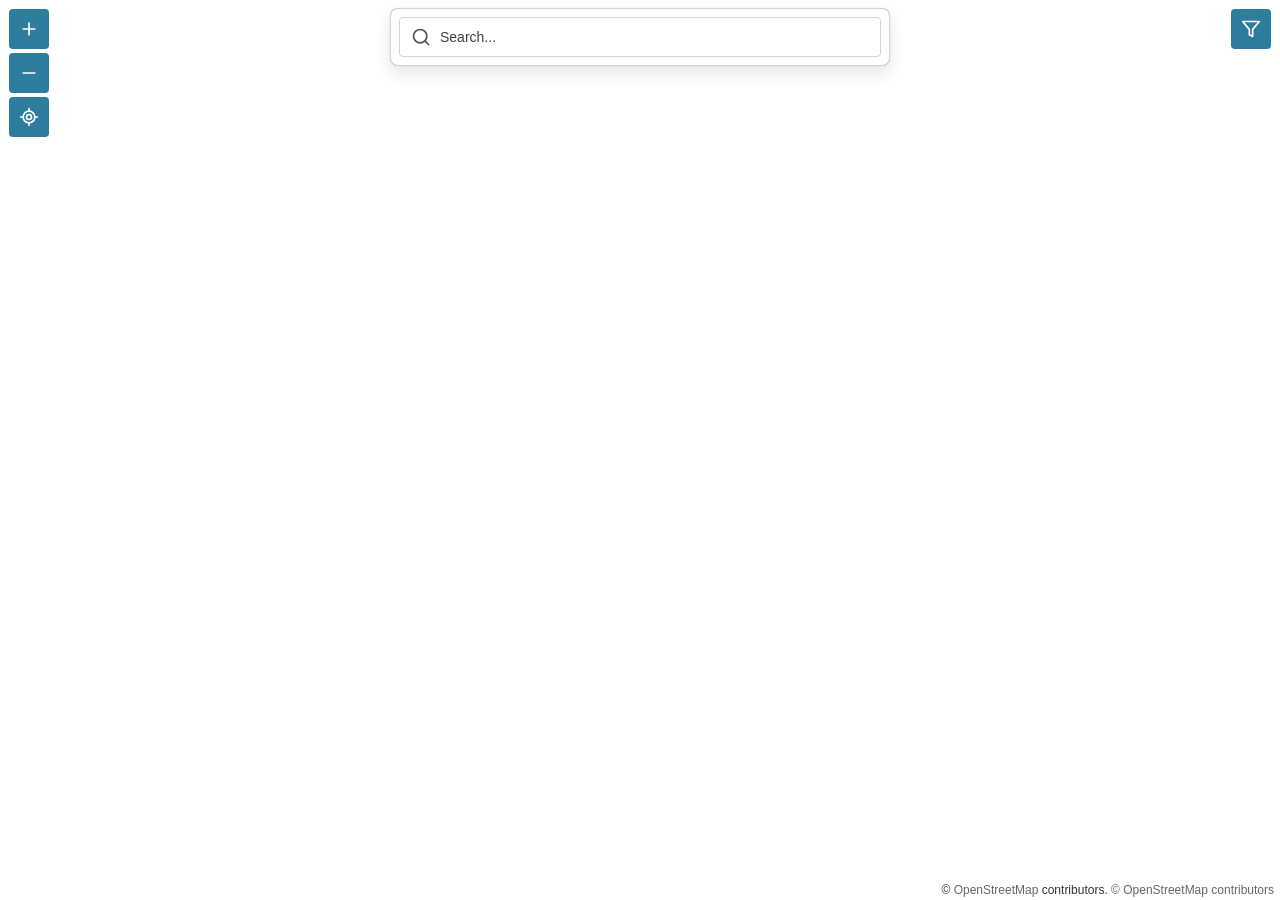
<file: briefkastenkarte/index.html>
<!doctype html>
<html lang="en" style="height: 100%">
    <head>
        <meta charset="UTF-8" />
        <meta name="viewport" content="width=device-width, initial-scale=1.0" />
        <title>briefkastenkarte</title>
        <style>
            html,
            body {
                margin: 0px;
            }

            .full-height {
                height: 100%;
                max-height: 100%;
            }
        </style>
      <script type="module" crossorigin src="./assets/C7oRysbfLaTE.js"></script>
    </head>

    <body class="full-height">
        <briefkasten-app class="full-height"></briefkasten-app>
    </body>
</html>
</file>
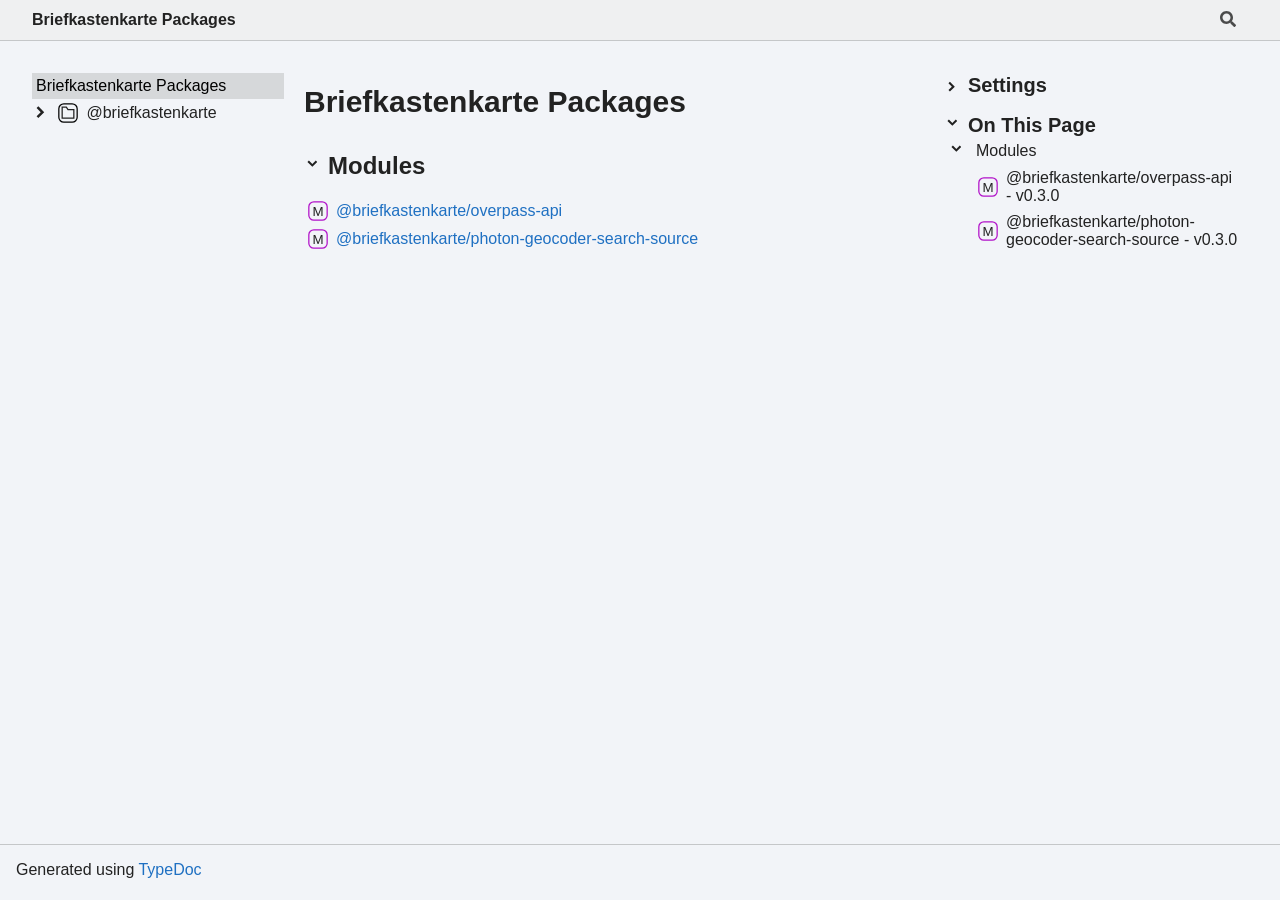
<file: briefkastenkarte/docs/index.html>
<!DOCTYPE html><html class="default" lang="en" data-base="./"><head><meta charset="utf-8"/><meta http-equiv="x-ua-compatible" content="IE=edge"/><title>Briefkastenkarte Packages</title><meta name="description" content="Documentation for Briefkastenkarte Packages"/><meta name="viewport" content="width=device-width, initial-scale=1"/><link rel="stylesheet" href="assets/style.css"/><link rel="stylesheet" href="assets/highlight.css"/><script defer src="assets/main.js"></script><script async src="assets/icons.js" id="tsd-icons-script"></script><script async src="assets/search.js" id="tsd-search-script"></script><script async src="assets/navigation.js" id="tsd-nav-script"></script></head><body><script>document.documentElement.dataset.theme = localStorage.getItem("tsd-theme") || "os";document.body.style.display="none";setTimeout(() => window.app?app.showPage():document.body.style.removeProperty("display"),500)</script><header class="tsd-page-toolbar"><div class="tsd-toolbar-contents container"><a href="index.html" class="title">Briefkastenkarte Packages</a><div id="tsd-toolbar-links"></div><button id="tsd-search-trigger" class="tsd-widget" aria-label="Search"><svg width="16" height="16" viewBox="0 0 16 16" fill="none" aria-hidden="true"><use href="assets/icons.svg#icon-search"></use></svg></button><dialog id="tsd-search" aria-label="Search"><input role="combobox" id="tsd-search-input" aria-controls="tsd-search-results" aria-autocomplete="list" aria-expanded="true" autocapitalize="off" autocomplete="off" placeholder="Search the docs" maxLength="100"/><ul role="listbox" id="tsd-search-results"></ul><div id="tsd-search-status" aria-live="polite" aria-atomic="true"><div>Preparing search index...</div></div></dialog><a href="#" class="tsd-widget menu" id="tsd-toolbar-menu-trigger" data-toggle="menu" aria-label="Menu"><svg width="16" height="16" viewBox="0 0 16 16" fill="none" aria-hidden="true"><use href="assets/icons.svg#icon-menu"></use></svg></a></div></header><div class="container container-main"><div class="col-content"><div class="tsd-page-title"><h1>Briefkastenkarte Packages</h1></div><details class="tsd-panel-group tsd-member-group tsd-accordion" open><summary class="tsd-accordion-summary" data-key="section-Modules"><svg width="20" height="20" viewBox="0 0 24 24" fill="none" aria-hidden="true"><use href="assets/icons.svg#icon-chevronDown"></use></svg><h2>Modules</h2></summary><dl class="tsd-member-summaries"><dt class="tsd-member-summary" id="briefkastenkarteoverpass-api"><span class="tsd-member-summary-name"><svg class="tsd-kind-icon" viewBox="0 0 24 24" aria-label="Module"><use href="assets/icons.svg#icon-2"></use></svg><a href="modules/_briefkastenkarte_overpass-api.html">@briefkastenkarte/overpass-api</a><a href="#briefkastenkarteoverpass-api" aria-label="Permalink" class="tsd-anchor-icon"><svg viewBox="0 0 24 24" aria-hidden="true"><use href="assets/icons.svg#icon-anchor"></use></svg></a></span></dt><dd class="tsd-member-summary"></dd><dt class="tsd-member-summary" id="briefkastenkartephoton-geocoder-search-source"><span class="tsd-member-summary-name"><svg class="tsd-kind-icon" viewBox="0 0 24 24" aria-label="Module"><use href="assets/icons.svg#icon-2"></use></svg><a href="modules/_briefkastenkarte_photon-geocoder-search-source.html">@briefkastenkarte/photon-geocoder-search-source</a><a href="#briefkastenkartephoton-geocoder-search-source" aria-label="Permalink" class="tsd-anchor-icon"><svg viewBox="0 0 24 24" aria-hidden="true"><use href="assets/icons.svg#icon-anchor"></use></svg></a></span></dt><dd class="tsd-member-summary"></dd></dl></details></div><div class="col-sidebar"><div class="page-menu"><div class="tsd-navigation settings"><details class="tsd-accordion"><summary class="tsd-accordion-summary"><svg width="20" height="20" viewBox="0 0 24 24" fill="none" aria-hidden="true"><use href="assets/icons.svg#icon-chevronDown"></use></svg><h3>Settings</h3></summary><div class="tsd-accordion-details"><div class="tsd-filter-visibility"><span class="settings-label">Member Visibility</span><ul id="tsd-filter-options"><li class="tsd-filter-item"><label class="tsd-filter-input"><input type="checkbox" id="tsd-filter-protected" name="protected"/><svg width="32" height="32" viewBox="0 0 32 32" aria-hidden="true"><rect class="tsd-checkbox-background" width="30" height="30" x="1" y="1" rx="6" fill="none"></rect><path class="tsd-checkbox-checkmark" d="M8.35422 16.8214L13.2143 21.75L24.6458 10.25" stroke="none" stroke-width="3.5" stroke-linejoin="round" fill="none"></path></svg><span>Protected</span></label></li><li class="tsd-filter-item"><label class="tsd-filter-input"><input type="checkbox" id="tsd-filter-inherited" name="inherited" checked/><svg width="32" height="32" viewBox="0 0 32 32" aria-hidden="true"><rect class="tsd-checkbox-background" width="30" height="30" x="1" y="1" rx="6" fill="none"></rect><path class="tsd-checkbox-checkmark" d="M8.35422 16.8214L13.2143 21.75L24.6458 10.25" stroke="none" stroke-width="3.5" stroke-linejoin="round" fill="none"></path></svg><span>Inherited</span></label></li><li class="tsd-filter-item"><label class="tsd-filter-input"><input type="checkbox" id="tsd-filter-external" name="external"/><svg width="32" height="32" viewBox="0 0 32 32" aria-hidden="true"><rect class="tsd-checkbox-background" width="30" height="30" x="1" y="1" rx="6" fill="none"></rect><path class="tsd-checkbox-checkmark" d="M8.35422 16.8214L13.2143 21.75L24.6458 10.25" stroke="none" stroke-width="3.5" stroke-linejoin="round" fill="none"></path></svg><span>External</span></label></li></ul></div><div class="tsd-theme-toggle"><label class="settings-label" for="tsd-theme">Theme</label><select id="tsd-theme"><option value="os">OS</option><option value="light">Light</option><option value="dark">Dark</option></select></div></div></details></div><details open class="tsd-accordion tsd-page-navigation"><summary class="tsd-accordion-summary"><svg width="20" height="20" viewBox="0 0 24 24" fill="none" aria-hidden="true"><use href="assets/icons.svg#icon-chevronDown"></use></svg><h3>On This Page</h3></summary><div class="tsd-accordion-details"><details open class="tsd-accordion tsd-page-navigation-section"><summary class="tsd-accordion-summary" data-key="section-Modules"><svg width="20" height="20" viewBox="0 0 24 24" fill="none" aria-hidden="true"><use href="assets/icons.svg#icon-chevronDown"></use></svg>Modules</summary><div><a href="#briefkastenkarteoverpass-api"><svg class="tsd-kind-icon" viewBox="0 0 24 24" aria-label="Module"><use href="assets/icons.svg#icon-2"></use></svg><span>@briefkastenkarte/overpass-<wbr/>api -<wbr/> v0.3.0</span></a><a href="#briefkastenkartephoton-geocoder-search-source"><svg class="tsd-kind-icon" viewBox="0 0 24 24" aria-label="Module"><use href="assets/icons.svg#icon-2"></use></svg><span>@briefkastenkarte/photon-<wbr/>geocoder-<wbr/>search-<wbr/>source -<wbr/> v0.3.0</span></a></div></details></div></details></div><div class="site-menu"><nav class="tsd-navigation"><a href="index.html" class="current">Briefkastenkarte Packages</a><ul class="tsd-small-nested-navigation" id="tsd-nav-container"><li>Loading...</li></ul></nav></div></div></div><footer><p class="tsd-generator">Generated using <a href="https://typedoc.org/" target="_blank">TypeDoc</a></p></footer><div class="overlay"></div></body></html>
</file>
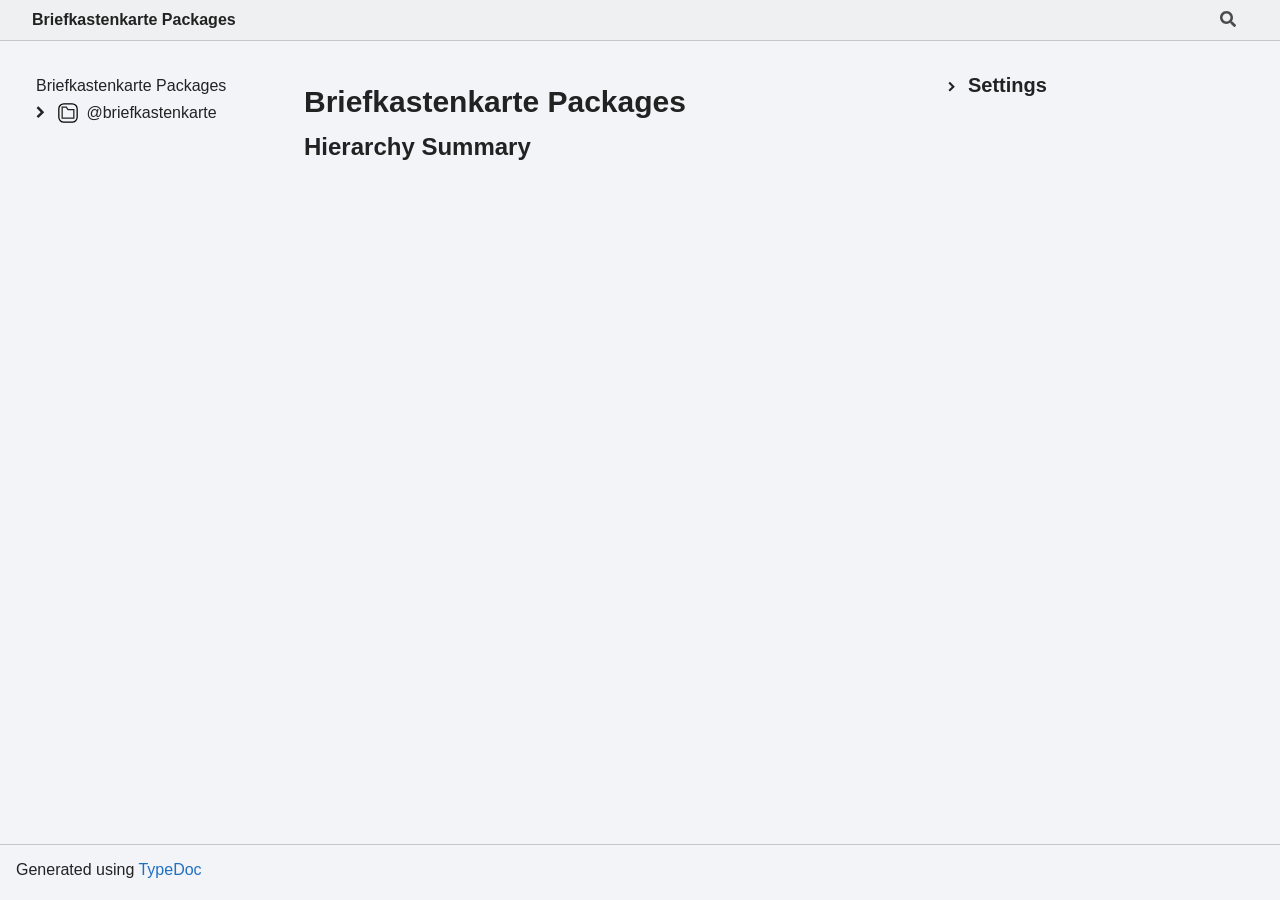
<file: briefkastenkarte/docs/hierarchy.html>
<!DOCTYPE html><html class="default" lang="en" data-base="./"><head><meta charset="utf-8"/><meta http-equiv="x-ua-compatible" content="IE=edge"/><title>Briefkastenkarte Packages</title><meta name="description" content="Documentation for Briefkastenkarte Packages"/><meta name="viewport" content="width=device-width, initial-scale=1"/><link rel="stylesheet" href="assets/style.css"/><link rel="stylesheet" href="assets/highlight.css"/><script defer src="assets/main.js"></script><script async src="assets/icons.js" id="tsd-icons-script"></script><script async src="assets/search.js" id="tsd-search-script"></script><script async src="assets/navigation.js" id="tsd-nav-script"></script></head><body><script>document.documentElement.dataset.theme = localStorage.getItem("tsd-theme") || "os";document.body.style.display="none";setTimeout(() => window.app?app.showPage():document.body.style.removeProperty("display"),500)</script><header class="tsd-page-toolbar"><div class="tsd-toolbar-contents container"><a href="index.html" class="title">Briefkastenkarte Packages</a><div id="tsd-toolbar-links"></div><button id="tsd-search-trigger" class="tsd-widget" aria-label="Search"><svg width="16" height="16" viewBox="0 0 16 16" fill="none" aria-hidden="true"><use href="assets/icons.svg#icon-search"></use></svg></button><dialog id="tsd-search" aria-label="Search"><input role="combobox" id="tsd-search-input" aria-controls="tsd-search-results" aria-autocomplete="list" aria-expanded="true" autocapitalize="off" autocomplete="off" placeholder="Search the docs" maxLength="100"/><ul role="listbox" id="tsd-search-results"></ul><div id="tsd-search-status" aria-live="polite" aria-atomic="true"><div>Preparing search index...</div></div></dialog><a href="#" class="tsd-widget menu" id="tsd-toolbar-menu-trigger" data-toggle="menu" aria-label="Menu"><svg width="16" height="16" viewBox="0 0 16 16" fill="none" aria-hidden="true"><use href="assets/icons.svg#icon-menu"></use></svg></a></div></header><div class="container container-main"><div class="col-content"><div class="tsd-page-title"><h1>Briefkastenkarte Packages</h1></div><h2>Hierarchy Summary</h2></div><div class="col-sidebar"><div class="page-menu"><div class="tsd-navigation settings"><details class="tsd-accordion"><summary class="tsd-accordion-summary"><svg width="20" height="20" viewBox="0 0 24 24" fill="none" aria-hidden="true"><use href="assets/icons.svg#icon-chevronDown"></use></svg><h3>Settings</h3></summary><div class="tsd-accordion-details"><div class="tsd-filter-visibility"><span class="settings-label">Member Visibility</span><ul id="tsd-filter-options"><li class="tsd-filter-item"><label class="tsd-filter-input"><input type="checkbox" id="tsd-filter-protected" name="protected"/><svg width="32" height="32" viewBox="0 0 32 32" aria-hidden="true"><rect class="tsd-checkbox-background" width="30" height="30" x="1" y="1" rx="6" fill="none"></rect><path class="tsd-checkbox-checkmark" d="M8.35422 16.8214L13.2143 21.75L24.6458 10.25" stroke="none" stroke-width="3.5" stroke-linejoin="round" fill="none"></path></svg><span>Protected</span></label></li><li class="tsd-filter-item"><label class="tsd-filter-input"><input type="checkbox" id="tsd-filter-inherited" name="inherited" checked/><svg width="32" height="32" viewBox="0 0 32 32" aria-hidden="true"><rect class="tsd-checkbox-background" width="30" height="30" x="1" y="1" rx="6" fill="none"></rect><path class="tsd-checkbox-checkmark" d="M8.35422 16.8214L13.2143 21.75L24.6458 10.25" stroke="none" stroke-width="3.5" stroke-linejoin="round" fill="none"></path></svg><span>Inherited</span></label></li><li class="tsd-filter-item"><label class="tsd-filter-input"><input type="checkbox" id="tsd-filter-external" name="external"/><svg width="32" height="32" viewBox="0 0 32 32" aria-hidden="true"><rect class="tsd-checkbox-background" width="30" height="30" x="1" y="1" rx="6" fill="none"></rect><path class="tsd-checkbox-checkmark" d="M8.35422 16.8214L13.2143 21.75L24.6458 10.25" stroke="none" stroke-width="3.5" stroke-linejoin="round" fill="none"></path></svg><span>External</span></label></li></ul></div><div class="tsd-theme-toggle"><label class="settings-label" for="tsd-theme">Theme</label><select id="tsd-theme"><option value="os">OS</option><option value="light">Light</option><option value="dark">Dark</option></select></div></div></details></div></div><div class="site-menu"><nav class="tsd-navigation"><a href="index.html">Briefkastenkarte Packages</a><ul class="tsd-small-nested-navigation" id="tsd-nav-container"><li>Loading...</li></ul></nav></div></div></div><footer><p class="tsd-generator">Generated using <a href="https://typedoc.org/" target="_blank">TypeDoc</a></p></footer><div class="overlay"></div></body></html>
</file>
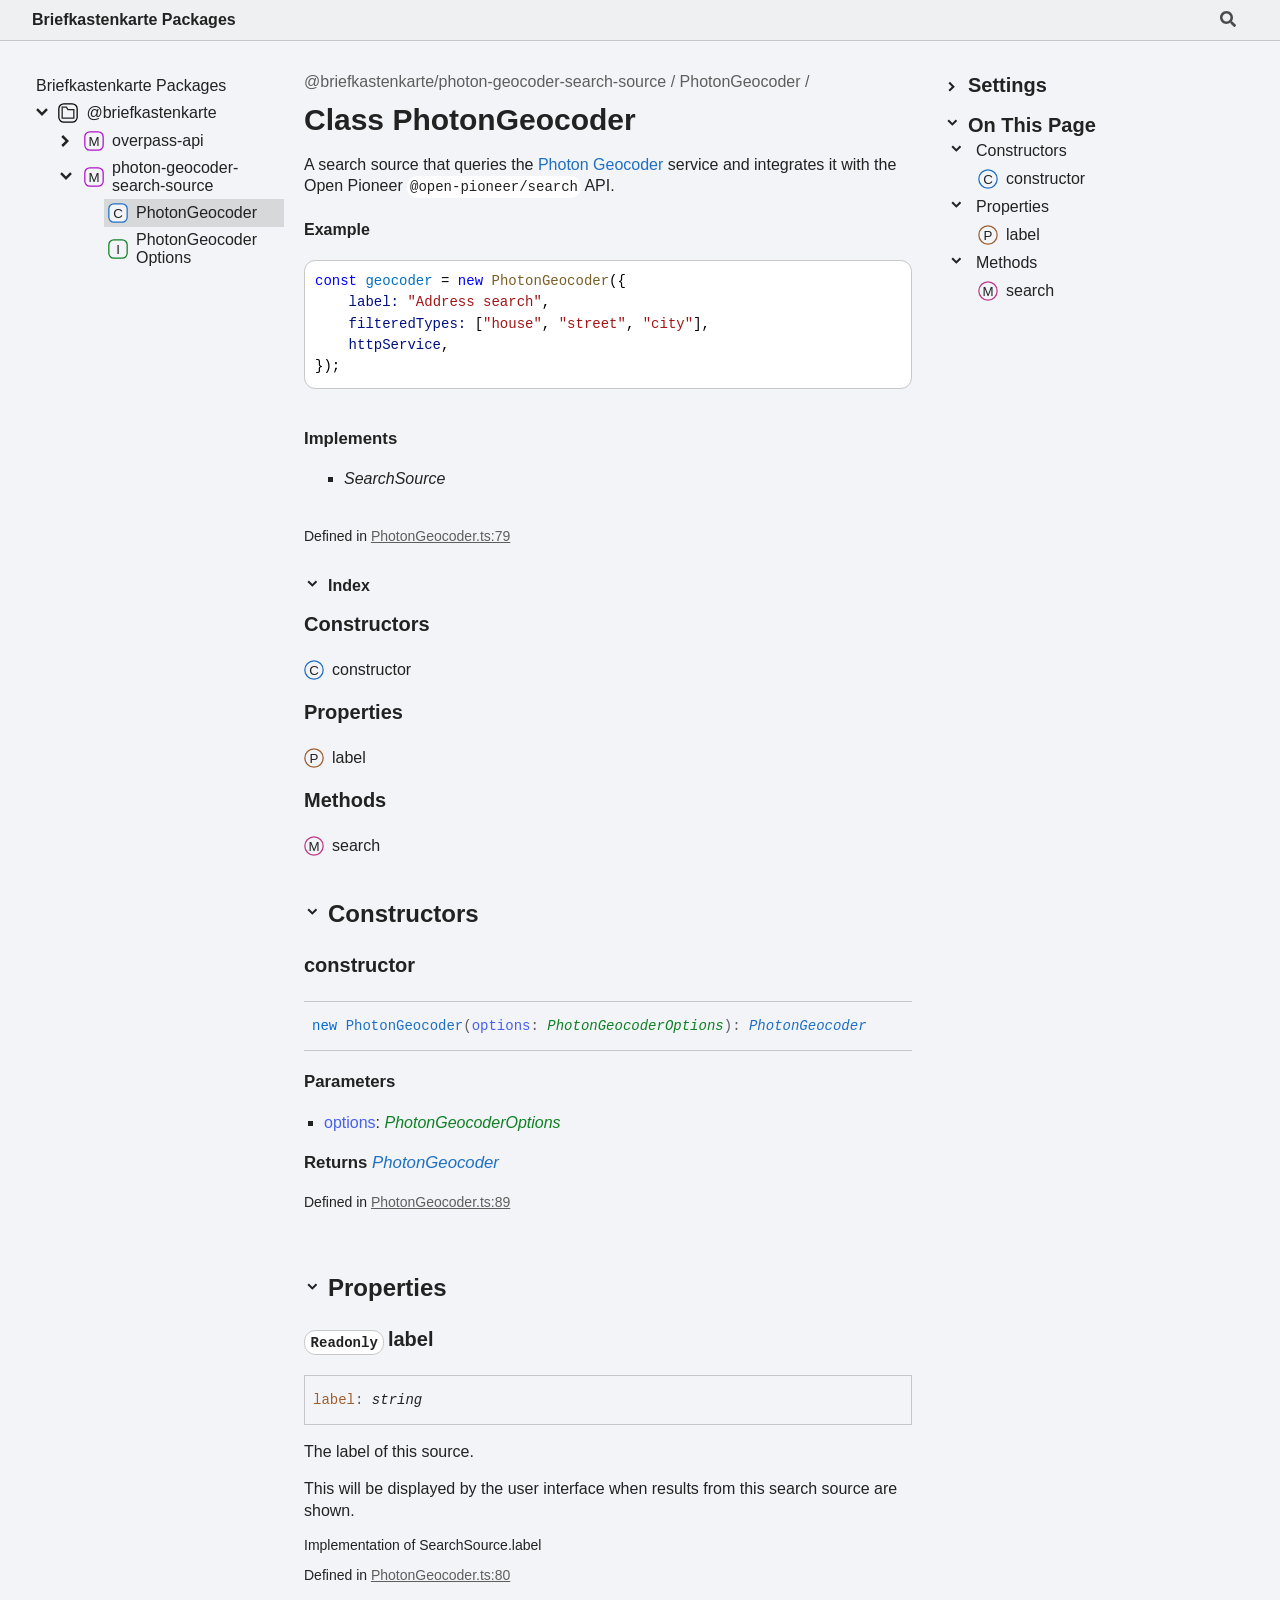
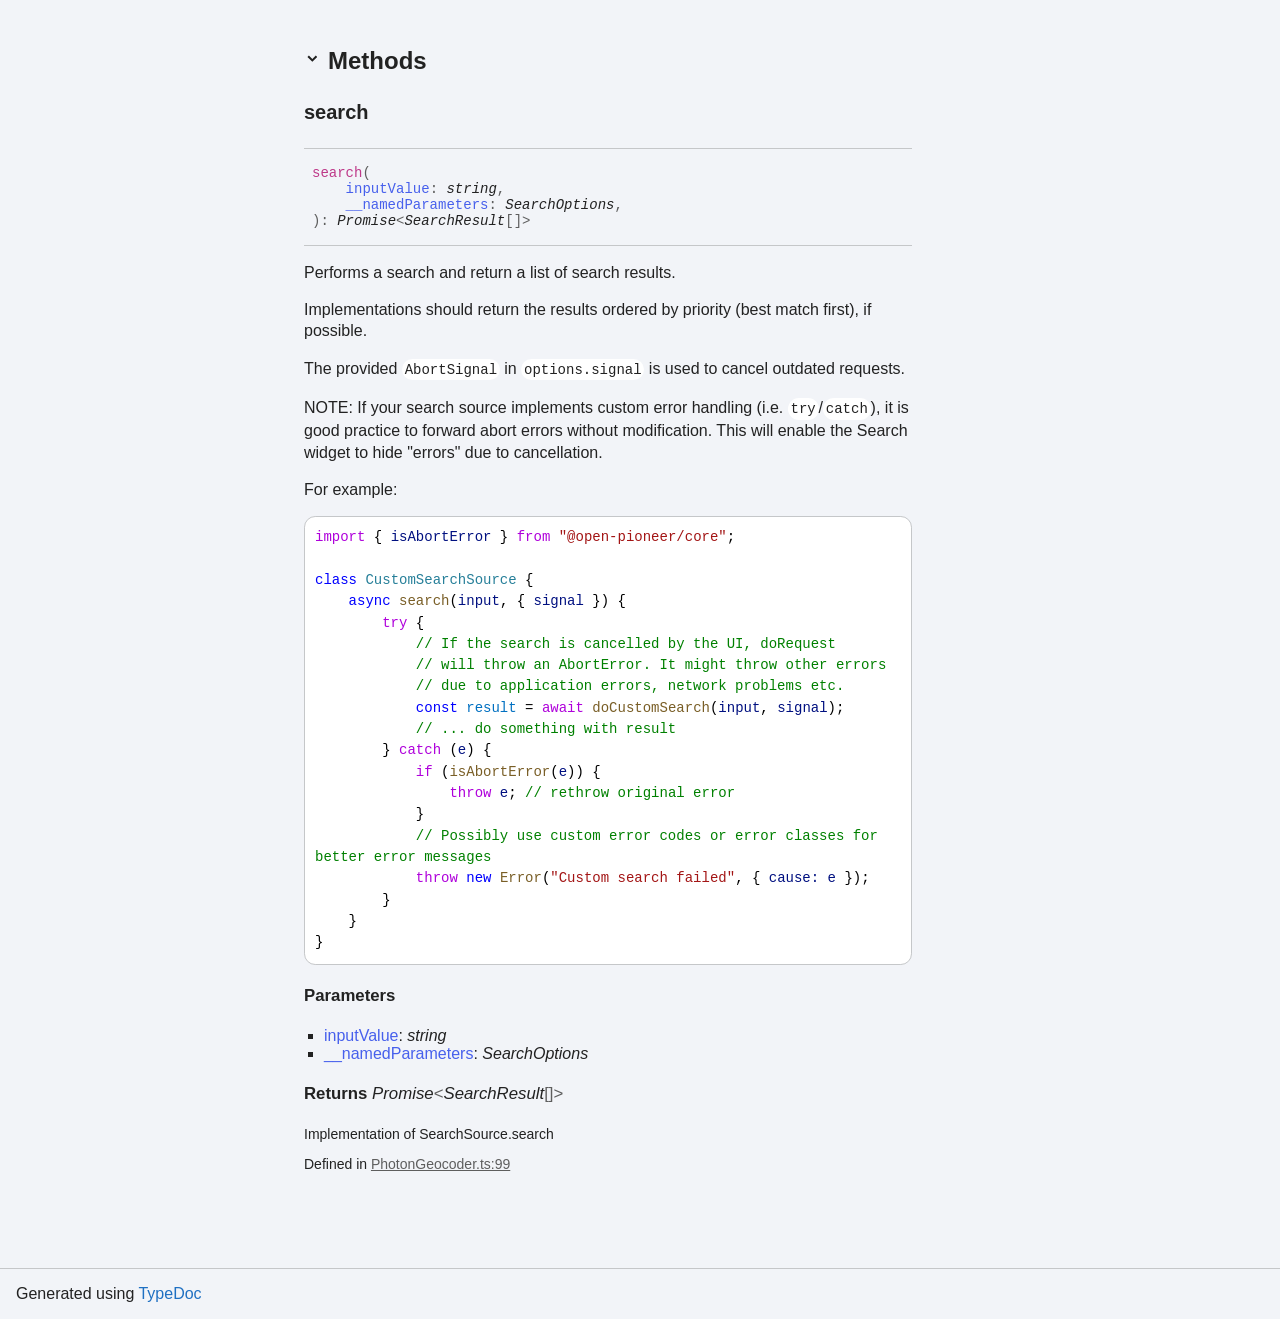
<file: briefkastenkarte/docs/classes/_briefkastenkarte_photon-geocoder-search-source.PhotonGeocoder.html>
<!DOCTYPE html><html class="default" lang="en" data-base="../"><head><meta charset="utf-8"/><meta http-equiv="x-ua-compatible" content="IE=edge"/><title>PhotonGeocoder | Briefkastenkarte Packages</title><meta name="description" content="Documentation for Briefkastenkarte Packages"/><meta name="viewport" content="width=device-width, initial-scale=1"/><link rel="stylesheet" href="../assets/style.css"/><link rel="stylesheet" href="../assets/highlight.css"/><script defer src="../assets/main.js"></script><script async src="../assets/icons.js" id="tsd-icons-script"></script><script async src="../assets/search.js" id="tsd-search-script"></script><script async src="../assets/navigation.js" id="tsd-nav-script"></script></head><body><script>document.documentElement.dataset.theme = localStorage.getItem("tsd-theme") || "os";document.body.style.display="none";setTimeout(() => window.app?app.showPage():document.body.style.removeProperty("display"),500)</script><header class="tsd-page-toolbar"><div class="tsd-toolbar-contents container"><a href="../index.html" class="title">Briefkastenkarte Packages</a><div id="tsd-toolbar-links"></div><button id="tsd-search-trigger" class="tsd-widget" aria-label="Search"><svg width="16" height="16" viewBox="0 0 16 16" fill="none" aria-hidden="true"><use href="../assets/icons.svg#icon-search"></use></svg></button><dialog id="tsd-search" aria-label="Search"><input role="combobox" id="tsd-search-input" aria-controls="tsd-search-results" aria-autocomplete="list" aria-expanded="true" autocapitalize="off" autocomplete="off" placeholder="Search the docs" maxLength="100"/><ul role="listbox" id="tsd-search-results"></ul><div id="tsd-search-status" aria-live="polite" aria-atomic="true"><div>Preparing search index...</div></div></dialog><a href="#" class="tsd-widget menu" id="tsd-toolbar-menu-trigger" data-toggle="menu" aria-label="Menu"><svg width="16" height="16" viewBox="0 0 16 16" fill="none" aria-hidden="true"><use href="../assets/icons.svg#icon-menu"></use></svg></a></div></header><div class="container container-main"><div class="col-content"><div class="tsd-page-title"><ul class="tsd-breadcrumb" aria-label="Breadcrumb"><li><a href="../modules/_briefkastenkarte_photon-geocoder-search-source.html">@briefkastenkarte/photon-geocoder-search-source</a></li><li><a href="" aria-current="page">PhotonGeocoder</a></li></ul><h1>Class PhotonGeocoder</h1></div><section class="tsd-panel tsd-comment"><div class="tsd-comment tsd-typography"><p>A search source that queries the <a href="https://photon.komoot.io/">Photon Geocoder</a> service
and integrates it with the Open Pioneer <code>@open-pioneer/search</code> API.</p>
</div><div class="tsd-comment tsd-typography"><div class="tsd-tag-example"><h4 class="tsd-anchor-link" id="example">Example<a href="#example" aria-label="Permalink" class="tsd-anchor-icon"><svg viewBox="0 0 24 24" aria-hidden="true"><use href="../assets/icons.svg#icon-anchor"></use></svg></a></h4><pre><code class="ts"><span class="hl-6">const</span><span class="hl-2"> </span><span class="hl-7">geocoder</span><span class="hl-2"> = </span><span class="hl-6">new</span><span class="hl-2"> </span><span class="hl-5">PhotonGeocoder</span><span class="hl-2">({</span><br/><span class="hl-2">    </span><span class="hl-3">label:</span><span class="hl-2"> </span><span class="hl-4">&quot;Address search&quot;</span><span class="hl-2">,</span><br/><span class="hl-2">    </span><span class="hl-3">filteredTypes:</span><span class="hl-2"> [</span><span class="hl-4">&quot;house&quot;</span><span class="hl-2">, </span><span class="hl-4">&quot;street&quot;</span><span class="hl-2">, </span><span class="hl-4">&quot;city&quot;</span><span class="hl-2">],</span><br/><span class="hl-2">    </span><span class="hl-3">httpService</span><span class="hl-2">,</span><br/><span class="hl-2">});</span>
</code><button type="button">Copy</button></pre>

</div></div></section><section class="tsd-panel"><h4>Implements</h4><ul class="tsd-hierarchy"><li><span class="tsd-signature-type">SearchSource</span></li></ul></section><aside class="tsd-sources"><ul><li>Defined in <a href="https://github.com/briefkastenkarte/briefkastenkarte/blob/c902da69cf8f40394f09a3f2fd4260707f0602d6/src/packages/photon-geocoder-search-source/PhotonGeocoder.ts#L79">PhotonGeocoder.ts:79</a></li></ul></aside><section class="tsd-panel-group tsd-index-group"><section class="tsd-panel tsd-index-panel"><details class="tsd-index-content tsd-accordion" open><summary class="tsd-accordion-summary tsd-index-summary"><svg width="20" height="20" viewBox="0 0 24 24" fill="none" aria-hidden="true"><use href="../assets/icons.svg#icon-chevronDown"></use></svg><h5 class="tsd-index-heading uppercase">Index</h5></summary><div class="tsd-accordion-details"><section class="tsd-index-section"><h3 class="tsd-index-heading">Constructors</h3><div class="tsd-index-list"><a href="#constructor" class="tsd-index-link"><svg class="tsd-kind-icon" viewBox="0 0 24 24" aria-label="Constructor"><use href="../assets/icons.svg#icon-512"></use></svg><span>constructor</span></a>
</div></section><section class="tsd-index-section"><h3 class="tsd-index-heading">Properties</h3><div class="tsd-index-list"><a href="#label" class="tsd-index-link"><svg class="tsd-kind-icon" viewBox="0 0 24 24" aria-label="Property"><use href="../assets/icons.svg#icon-1024"></use></svg><span>label</span></a>
</div></section><section class="tsd-index-section"><h3 class="tsd-index-heading">Methods</h3><div class="tsd-index-list"><a href="#search" class="tsd-index-link"><svg class="tsd-kind-icon" viewBox="0 0 24 24" aria-label="Method"><use href="../assets/icons.svg#icon-2048"></use></svg><span>search</span></a>
</div></section></div></details></section></section><details class="tsd-panel-group tsd-member-group tsd-accordion" open><summary class="tsd-accordion-summary" data-key="section-Constructors"><svg width="20" height="20" viewBox="0 0 24 24" fill="none" aria-hidden="true"><use href="../assets/icons.svg#icon-chevronDown"></use></svg><h2>Constructors</h2></summary><section><section class="tsd-panel tsd-member"><h3 class="tsd-anchor-link" id="constructor"><span>constructor</span><a href="#constructor" aria-label="Permalink" class="tsd-anchor-icon"><svg viewBox="0 0 24 24" aria-hidden="true"><use href="../assets/icons.svg#icon-anchor"></use></svg></a></h3><ul class="tsd-signatures"><li class=""><div class="tsd-signature tsd-anchor-link" id="constructorphotongeocoder"><span class="tsd-signature-keyword">new</span> <span class="tsd-kind-constructor-signature">PhotonGeocoder</span><span class="tsd-signature-symbol">(</span><span class="tsd-kind-parameter">options</span><span class="tsd-signature-symbol">:</span> <a href="../interfaces/_briefkastenkarte_photon-geocoder-search-source.PhotonGeocoderOptions.html" class="tsd-signature-type tsd-kind-interface">PhotonGeocoderOptions</a><span class="tsd-signature-symbol">)</span><span class="tsd-signature-symbol">:</span> <a href="" class="tsd-signature-type tsd-kind-class">PhotonGeocoder</a><a href="#constructorphotongeocoder" aria-label="Permalink" class="tsd-anchor-icon"><svg viewBox="0 0 24 24" aria-hidden="true"><use href="../assets/icons.svg#icon-anchor"></use></svg></a></div><div class="tsd-description"><div class="tsd-parameters"><h4 class="tsd-parameters-title">Parameters</h4><ul class="tsd-parameter-list"><li><span><span class="tsd-kind-parameter">options</span>: <a href="../interfaces/_briefkastenkarte_photon-geocoder-search-source.PhotonGeocoderOptions.html" class="tsd-signature-type tsd-kind-interface">PhotonGeocoderOptions</a></span></li></ul></div><h4 class="tsd-returns-title">Returns <a href="" class="tsd-signature-type tsd-kind-class">PhotonGeocoder</a></h4><aside class="tsd-sources"><ul><li>Defined in <a href="https://github.com/briefkastenkarte/briefkastenkarte/blob/c902da69cf8f40394f09a3f2fd4260707f0602d6/src/packages/photon-geocoder-search-source/PhotonGeocoder.ts#L89">PhotonGeocoder.ts:89</a></li></ul></aside></div></li></ul></section></section></details><details class="tsd-panel-group tsd-member-group tsd-accordion" open><summary class="tsd-accordion-summary" data-key="section-Properties"><svg width="20" height="20" viewBox="0 0 24 24" fill="none" aria-hidden="true"><use href="../assets/icons.svg#icon-chevronDown"></use></svg><h2>Properties</h2></summary><section><section class="tsd-panel tsd-member"><h3 class="tsd-anchor-link" id="label"><code class="tsd-tag">Readonly</code><span>label</span><a href="#label" aria-label="Permalink" class="tsd-anchor-icon"><svg viewBox="0 0 24 24" aria-hidden="true"><use href="../assets/icons.svg#icon-anchor"></use></svg></a></h3><div class="tsd-signature"><span class="tsd-kind-property">label</span><span class="tsd-signature-symbol">:</span> <span class="tsd-signature-type">string</span></div><div class="tsd-comment tsd-typography"><p>The label of this source.</p>
<p>This will be displayed by the user interface when results from this search source are shown.</p>
</div><aside class="tsd-sources"><p>Implementation of SearchSource.label</p><ul><li>Defined in <a href="https://github.com/briefkastenkarte/briefkastenkarte/blob/c902da69cf8f40394f09a3f2fd4260707f0602d6/src/packages/photon-geocoder-search-source/PhotonGeocoder.ts#L80">PhotonGeocoder.ts:80</a></li></ul></aside></section></section></details><details class="tsd-panel-group tsd-member-group tsd-accordion" open><summary class="tsd-accordion-summary" data-key="section-Methods"><svg width="20" height="20" viewBox="0 0 24 24" fill="none" aria-hidden="true"><use href="../assets/icons.svg#icon-chevronDown"></use></svg><h2>Methods</h2></summary><section><section class="tsd-panel tsd-member"><h3 class="tsd-anchor-link" id="search"><span>search</span><a href="#search" aria-label="Permalink" class="tsd-anchor-icon"><svg viewBox="0 0 24 24" aria-hidden="true"><use href="../assets/icons.svg#icon-anchor"></use></svg></a></h3><ul class="tsd-signatures"><li class=""><div class="tsd-signature tsd-anchor-link" id="search-1"><span class="tsd-kind-call-signature">search</span><span class="tsd-signature-symbol">(</span><br/>    <span class="tsd-kind-parameter">inputValue</span><span class="tsd-signature-symbol">:</span> <span class="tsd-signature-type">string</span><span class="tsd-signature-symbol">,</span><br/>    <span class="tsd-kind-parameter">__namedParameters</span><span class="tsd-signature-symbol">:</span> <span class="tsd-signature-type">SearchOptions</span><span class="tsd-signature-symbol">,</span><br/><span class="tsd-signature-symbol">)</span><span class="tsd-signature-symbol">:</span> <span class="tsd-signature-type">Promise</span><span class="tsd-signature-symbol">&lt;</span><span class="tsd-signature-type">SearchResult</span><span class="tsd-signature-symbol">[]</span><span class="tsd-signature-symbol">&gt;</span><a href="#search-1" aria-label="Permalink" class="tsd-anchor-icon"><svg viewBox="0 0 24 24" aria-hidden="true"><use href="../assets/icons.svg#icon-anchor"></use></svg></a></div><div class="tsd-description"><div class="tsd-comment tsd-typography"><p>Performs a search and return a list of search results.</p>
<p>Implementations should return the results ordered by priority (best match first), if possible.</p>
<p>The provided <code>AbortSignal</code> in <code>options.signal</code> is used to cancel outdated requests.</p>
<p>NOTE: If your search source implements custom error handling (i.e. <code>try</code>/<code>catch</code>), it is good practice to forward
abort errors without modification. This will enable the Search widget to hide &quot;errors&quot; due to
cancellation.</p>
<p>For example:</p>
<pre><code class="js"><span class="hl-1">import</span><span class="hl-2"> { </span><span class="hl-3">isAbortError</span><span class="hl-2"> } </span><span class="hl-1">from</span><span class="hl-2"> </span><span class="hl-4">&quot;@open-pioneer/core&quot;</span><span class="hl-2">;</span><br/><br/><span class="hl-6">class</span><span class="hl-2"> </span><span class="hl-10">CustomSearchSource</span><span class="hl-2"> {</span><br/><span class="hl-2">    </span><span class="hl-6">async</span><span class="hl-2"> </span><span class="hl-5">search</span><span class="hl-2">(</span><span class="hl-3">input</span><span class="hl-2">, { </span><span class="hl-3">signal</span><span class="hl-2"> }) {</span><br/><span class="hl-2">        </span><span class="hl-1">try</span><span class="hl-2"> {</span><br/><span class="hl-2">            </span><span class="hl-0">// If the search is cancelled by the UI, doRequest</span><br/><span class="hl-2">            </span><span class="hl-0">// will throw an AbortError. It might throw other errors</span><br/><span class="hl-2">            </span><span class="hl-0">// due to application errors, network problems etc.</span><br/><span class="hl-2">            </span><span class="hl-6">const</span><span class="hl-2"> </span><span class="hl-7">result</span><span class="hl-2"> = </span><span class="hl-1">await</span><span class="hl-2"> </span><span class="hl-5">doCustomSearch</span><span class="hl-2">(</span><span class="hl-3">input</span><span class="hl-2">, </span><span class="hl-3">signal</span><span class="hl-2">);</span><br/><span class="hl-2">            </span><span class="hl-0">// ... do something with result</span><br/><span class="hl-2">        } </span><span class="hl-1">catch</span><span class="hl-2"> (</span><span class="hl-3">e</span><span class="hl-2">) {</span><br/><span class="hl-2">            </span><span class="hl-1">if</span><span class="hl-2"> (</span><span class="hl-5">isAbortError</span><span class="hl-2">(</span><span class="hl-3">e</span><span class="hl-2">)) {</span><br/><span class="hl-2">                </span><span class="hl-1">throw</span><span class="hl-2"> </span><span class="hl-3">e</span><span class="hl-2">; </span><span class="hl-0">// rethrow original error</span><br/><span class="hl-2">            }</span><br/><span class="hl-2">            </span><span class="hl-0">// Possibly use custom error codes or error classes for better error messages</span><br/><span class="hl-2">            </span><span class="hl-1">throw</span><span class="hl-2"> </span><span class="hl-6">new</span><span class="hl-2"> </span><span class="hl-5">Error</span><span class="hl-2">(</span><span class="hl-4">&quot;Custom search failed&quot;</span><span class="hl-2">, { </span><span class="hl-3">cause:</span><span class="hl-2"> </span><span class="hl-3">e</span><span class="hl-2"> });</span><br/><span class="hl-2">        }</span><br/><span class="hl-2">    }</span><br/><span class="hl-2">}</span>
</code><button type="button">Copy</button></pre>

</div><div class="tsd-parameters"><h4 class="tsd-parameters-title">Parameters</h4><ul class="tsd-parameter-list"><li><span><span class="tsd-kind-parameter">inputValue</span>: <span class="tsd-signature-type">string</span></span></li><li><span><span class="tsd-kind-parameter">__namedParameters</span>: <span class="tsd-signature-type">SearchOptions</span></span></li></ul></div><h4 class="tsd-returns-title">Returns <span class="tsd-signature-type">Promise</span><span class="tsd-signature-symbol">&lt;</span><span class="tsd-signature-type">SearchResult</span><span class="tsd-signature-symbol">[]</span><span class="tsd-signature-symbol">&gt;</span></h4><aside class="tsd-sources"><p>Implementation of SearchSource.search</p><ul><li>Defined in <a href="https://github.com/briefkastenkarte/briefkastenkarte/blob/c902da69cf8f40394f09a3f2fd4260707f0602d6/src/packages/photon-geocoder-search-source/PhotonGeocoder.ts#L99">PhotonGeocoder.ts:99</a></li></ul></aside></div></li></ul></section></section></details></div><div class="col-sidebar"><div class="page-menu"><div class="tsd-navigation settings"><details class="tsd-accordion"><summary class="tsd-accordion-summary"><svg width="20" height="20" viewBox="0 0 24 24" fill="none" aria-hidden="true"><use href="../assets/icons.svg#icon-chevronDown"></use></svg><h3>Settings</h3></summary><div class="tsd-accordion-details"><div class="tsd-filter-visibility"><span class="settings-label">Member Visibility</span><ul id="tsd-filter-options"><li class="tsd-filter-item"><label class="tsd-filter-input"><input type="checkbox" id="tsd-filter-protected" name="protected"/><svg width="32" height="32" viewBox="0 0 32 32" aria-hidden="true"><rect class="tsd-checkbox-background" width="30" height="30" x="1" y="1" rx="6" fill="none"></rect><path class="tsd-checkbox-checkmark" d="M8.35422 16.8214L13.2143 21.75L24.6458 10.25" stroke="none" stroke-width="3.5" stroke-linejoin="round" fill="none"></path></svg><span>Protected</span></label></li><li class="tsd-filter-item"><label class="tsd-filter-input"><input type="checkbox" id="tsd-filter-inherited" name="inherited" checked/><svg width="32" height="32" viewBox="0 0 32 32" aria-hidden="true"><rect class="tsd-checkbox-background" width="30" height="30" x="1" y="1" rx="6" fill="none"></rect><path class="tsd-checkbox-checkmark" d="M8.35422 16.8214L13.2143 21.75L24.6458 10.25" stroke="none" stroke-width="3.5" stroke-linejoin="round" fill="none"></path></svg><span>Inherited</span></label></li><li class="tsd-filter-item"><label class="tsd-filter-input"><input type="checkbox" id="tsd-filter-external" name="external"/><svg width="32" height="32" viewBox="0 0 32 32" aria-hidden="true"><rect class="tsd-checkbox-background" width="30" height="30" x="1" y="1" rx="6" fill="none"></rect><path class="tsd-checkbox-checkmark" d="M8.35422 16.8214L13.2143 21.75L24.6458 10.25" stroke="none" stroke-width="3.5" stroke-linejoin="round" fill="none"></path></svg><span>External</span></label></li></ul></div><div class="tsd-theme-toggle"><label class="settings-label" for="tsd-theme">Theme</label><select id="tsd-theme"><option value="os">OS</option><option value="light">Light</option><option value="dark">Dark</option></select></div></div></details></div><details open class="tsd-accordion tsd-page-navigation"><summary class="tsd-accordion-summary"><svg width="20" height="20" viewBox="0 0 24 24" fill="none" aria-hidden="true"><use href="../assets/icons.svg#icon-chevronDown"></use></svg><h3>On This Page</h3></summary><div class="tsd-accordion-details"><details open class="tsd-accordion tsd-page-navigation-section"><summary class="tsd-accordion-summary" data-key="section-Constructors"><svg width="20" height="20" viewBox="0 0 24 24" fill="none" aria-hidden="true"><use href="../assets/icons.svg#icon-chevronDown"></use></svg>Constructors</summary><div><a href="#constructor"><svg class="tsd-kind-icon" viewBox="0 0 24 24" aria-label="Constructor"><use href="../assets/icons.svg#icon-512"></use></svg><span>constructor</span></a></div></details><details open class="tsd-accordion tsd-page-navigation-section"><summary class="tsd-accordion-summary" data-key="section-Properties"><svg width="20" height="20" viewBox="0 0 24 24" fill="none" aria-hidden="true"><use href="../assets/icons.svg#icon-chevronDown"></use></svg>Properties</summary><div><a href="#label"><svg class="tsd-kind-icon" viewBox="0 0 24 24" aria-label="Property"><use href="../assets/icons.svg#icon-1024"></use></svg><span>label</span></a></div></details><details open class="tsd-accordion tsd-page-navigation-section"><summary class="tsd-accordion-summary" data-key="section-Methods"><svg width="20" height="20" viewBox="0 0 24 24" fill="none" aria-hidden="true"><use href="../assets/icons.svg#icon-chevronDown"></use></svg>Methods</summary><div><a href="#search"><svg class="tsd-kind-icon" viewBox="0 0 24 24" aria-label="Method"><use href="../assets/icons.svg#icon-2048"></use></svg><span>search</span></a></div></details></div></details></div><div class="site-menu"><nav class="tsd-navigation"><a href="../index.html">Briefkastenkarte Packages</a><ul class="tsd-small-nested-navigation" id="tsd-nav-container"><li>Loading...</li></ul></nav></div></div></div><footer><p class="tsd-generator">Generated using <a href="https://typedoc.org/" target="_blank">TypeDoc</a></p></footer><div class="overlay"></div></body></html>
</file>
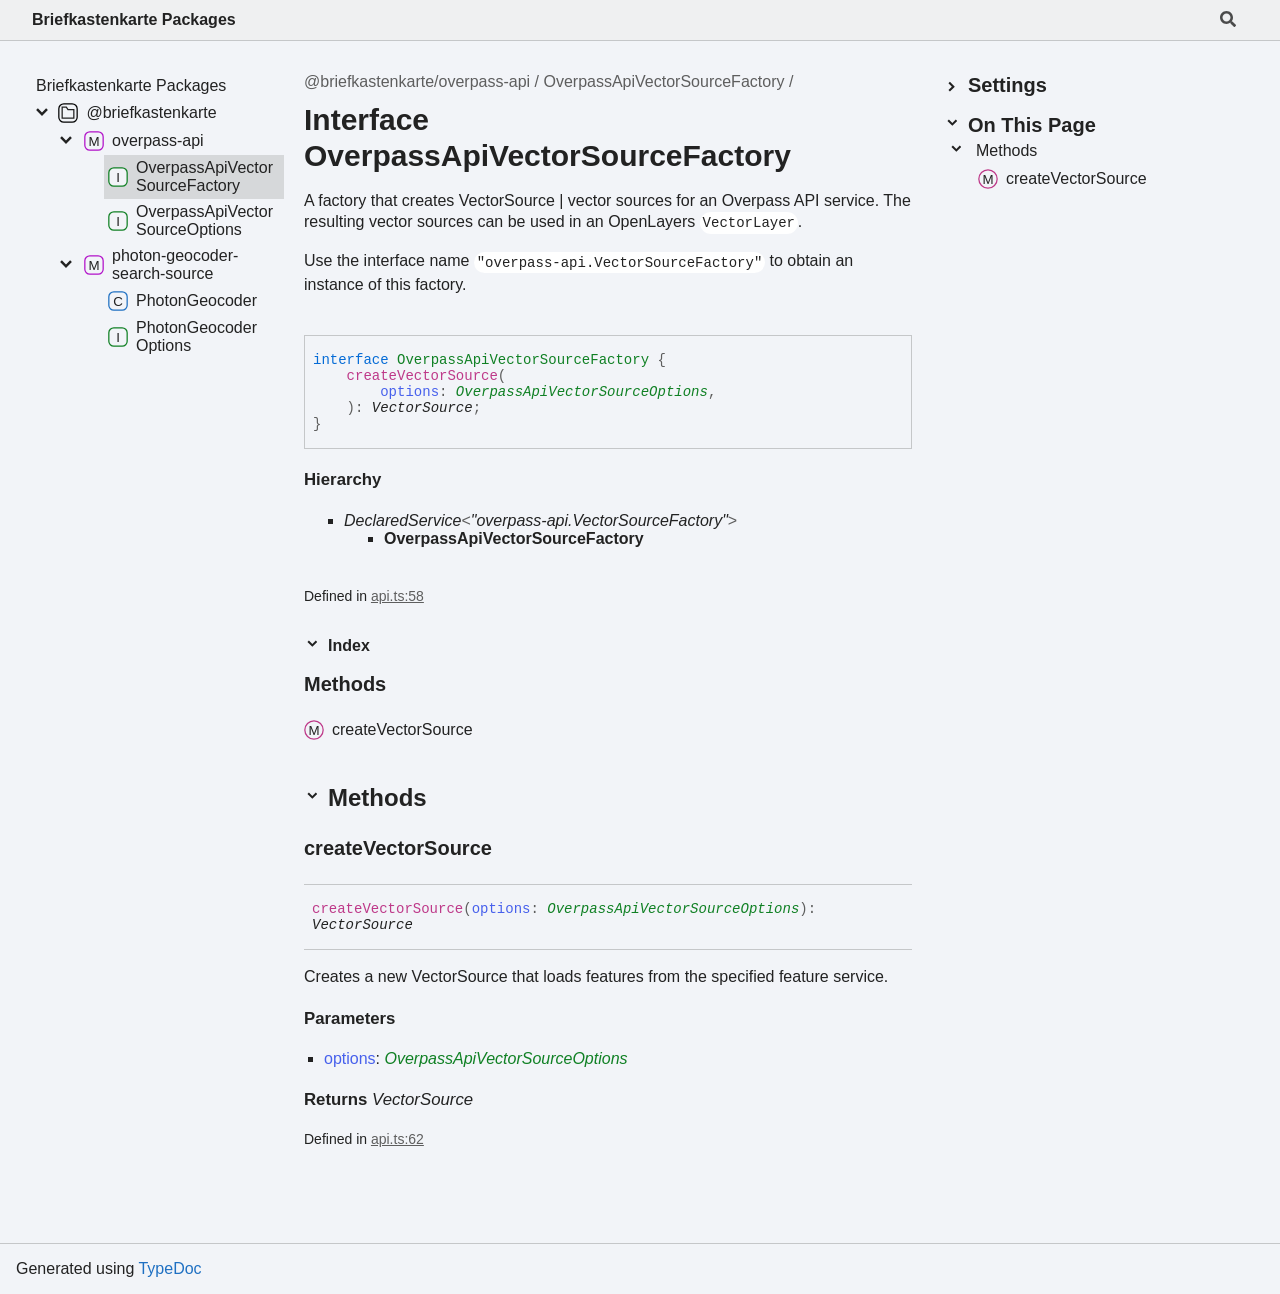
<file: briefkastenkarte/docs/interfaces/_briefkastenkarte_overpass-api.OverpassApiVectorSourceFactory.html>
<!DOCTYPE html><html class="default" lang="en" data-base="../"><head><meta charset="utf-8"/><meta http-equiv="x-ua-compatible" content="IE=edge"/><title>OverpassApiVectorSourceFactory | Briefkastenkarte Packages</title><meta name="description" content="Documentation for Briefkastenkarte Packages"/><meta name="viewport" content="width=device-width, initial-scale=1"/><link rel="stylesheet" href="../assets/style.css"/><link rel="stylesheet" href="../assets/highlight.css"/><script defer src="../assets/main.js"></script><script async src="../assets/icons.js" id="tsd-icons-script"></script><script async src="../assets/search.js" id="tsd-search-script"></script><script async src="../assets/navigation.js" id="tsd-nav-script"></script></head><body><script>document.documentElement.dataset.theme = localStorage.getItem("tsd-theme") || "os";document.body.style.display="none";setTimeout(() => window.app?app.showPage():document.body.style.removeProperty("display"),500)</script><header class="tsd-page-toolbar"><div class="tsd-toolbar-contents container"><a href="../index.html" class="title">Briefkastenkarte Packages</a><div id="tsd-toolbar-links"></div><button id="tsd-search-trigger" class="tsd-widget" aria-label="Search"><svg width="16" height="16" viewBox="0 0 16 16" fill="none" aria-hidden="true"><use href="../assets/icons.svg#icon-search"></use></svg></button><dialog id="tsd-search" aria-label="Search"><input role="combobox" id="tsd-search-input" aria-controls="tsd-search-results" aria-autocomplete="list" aria-expanded="true" autocapitalize="off" autocomplete="off" placeholder="Search the docs" maxLength="100"/><ul role="listbox" id="tsd-search-results"></ul><div id="tsd-search-status" aria-live="polite" aria-atomic="true"><div>Preparing search index...</div></div></dialog><a href="#" class="tsd-widget menu" id="tsd-toolbar-menu-trigger" data-toggle="menu" aria-label="Menu"><svg width="16" height="16" viewBox="0 0 16 16" fill="none" aria-hidden="true"><use href="../assets/icons.svg#icon-menu"></use></svg></a></div></header><div class="container container-main"><div class="col-content"><div class="tsd-page-title"><ul class="tsd-breadcrumb" aria-label="Breadcrumb"><li><a href="../modules/_briefkastenkarte_overpass-api.html">@briefkastenkarte/overpass-api</a></li><li><a href="" aria-current="page">OverpassApiVectorSourceFactory</a></li></ul><h1>Interface OverpassApiVectorSourceFactory</h1></div><section class="tsd-panel tsd-comment"><div class="tsd-comment tsd-typography"><p>A factory that creates VectorSource | vector sources for an Overpass API service.
The resulting vector sources can be used in an OpenLayers <code>VectorLayer</code>.</p>
<p>Use the interface name <code>&quot;overpass-api.VectorSourceFactory&quot;</code> to obtain an instance of this factory.</p>
</div></section><div class="tsd-signature"><span class="tsd-signature-keyword">interface</span> <span class="tsd-kind-interface">OverpassApiVectorSourceFactory</span> <span class="tsd-signature-symbol">{</span><br/>    <a class="tsd-kind-call-signature" href="#createvectorsource-1">createVectorSource</a><span class="tsd-signature-symbol">(</span><br/>        <span class="tsd-kind-parameter">options</span><span class="tsd-signature-symbol">:</span> <a href="_briefkastenkarte_overpass-api.OverpassApiVectorSourceOptions.html" class="tsd-signature-type tsd-kind-interface">OverpassApiVectorSourceOptions</a><span class="tsd-signature-symbol">,</span><br/>    <span class="tsd-signature-symbol">)</span><span class="tsd-signature-symbol">:</span> <span class="tsd-signature-type">VectorSource</span><span class="tsd-signature-symbol">;</span><br/><span class="tsd-signature-symbol">}</span></div><section class="tsd-panel tsd-hierarchy" data-refl="51"><h4>Hierarchy</h4><ul class="tsd-hierarchy"><li class="tsd-hierarchy-item"><span class="tsd-signature-type">DeclaredService</span><span class="tsd-signature-symbol">&lt;</span><span class="tsd-signature-type">&quot;overpass-api.VectorSourceFactory&quot;</span><span class="tsd-signature-symbol">&gt;</span><ul class="tsd-hierarchy"><li class="tsd-hierarchy-item"><span class="tsd-hierarchy-target">OverpassApiVectorSourceFactory</span></li></ul></li></ul></section><aside class="tsd-sources"><ul><li>Defined in <a href="https://github.com/briefkastenkarte/briefkastenkarte/blob/c902da69cf8f40394f09a3f2fd4260707f0602d6/src/packages/overpass-api/api.ts#L58">api.ts:58</a></li></ul></aside><section class="tsd-panel-group tsd-index-group"><section class="tsd-panel tsd-index-panel"><details class="tsd-index-content tsd-accordion" open><summary class="tsd-accordion-summary tsd-index-summary"><svg width="20" height="20" viewBox="0 0 24 24" fill="none" aria-hidden="true"><use href="../assets/icons.svg#icon-chevronDown"></use></svg><h5 class="tsd-index-heading uppercase">Index</h5></summary><div class="tsd-accordion-details"><section class="tsd-index-section"><h3 class="tsd-index-heading">Methods</h3><div class="tsd-index-list"><a href="#createvectorsource" class="tsd-index-link"><svg class="tsd-kind-icon" viewBox="0 0 24 24" aria-label="Method"><use href="../assets/icons.svg#icon-2048"></use></svg><span>create<wbr/>Vector<wbr/>Source</span></a>
</div></section></div></details></section></section><details class="tsd-panel-group tsd-member-group tsd-accordion" open><summary class="tsd-accordion-summary" data-key="section-Methods"><svg width="20" height="20" viewBox="0 0 24 24" fill="none" aria-hidden="true"><use href="../assets/icons.svg#icon-chevronDown"></use></svg><h2>Methods</h2></summary><section><section class="tsd-panel tsd-member"><h3 class="tsd-anchor-link" id="createvectorsource"><span>create<wbr/>Vector<wbr/>Source</span><a href="#createvectorsource" aria-label="Permalink" class="tsd-anchor-icon"><svg viewBox="0 0 24 24" aria-hidden="true"><use href="../assets/icons.svg#icon-anchor"></use></svg></a></h3><ul class="tsd-signatures"><li class=""><div class="tsd-signature tsd-anchor-link" id="createvectorsource-1"><span class="tsd-kind-call-signature">createVectorSource</span><span class="tsd-signature-symbol">(</span><span class="tsd-kind-parameter">options</span><span class="tsd-signature-symbol">:</span> <a href="_briefkastenkarte_overpass-api.OverpassApiVectorSourceOptions.html" class="tsd-signature-type tsd-kind-interface">OverpassApiVectorSourceOptions</a><span class="tsd-signature-symbol">)</span><span class="tsd-signature-symbol">:</span> <span class="tsd-signature-type">VectorSource</span><a href="#createvectorsource-1" aria-label="Permalink" class="tsd-anchor-icon"><svg viewBox="0 0 24 24" aria-hidden="true"><use href="../assets/icons.svg#icon-anchor"></use></svg></a></div><div class="tsd-description"><div class="tsd-comment tsd-typography"><p>Creates a new VectorSource that loads features from the specified feature service.</p>
</div><div class="tsd-parameters"><h4 class="tsd-parameters-title">Parameters</h4><ul class="tsd-parameter-list"><li><span><span class="tsd-kind-parameter">options</span>: <a href="_briefkastenkarte_overpass-api.OverpassApiVectorSourceOptions.html" class="tsd-signature-type tsd-kind-interface">OverpassApiVectorSourceOptions</a></span></li></ul></div><h4 class="tsd-returns-title">Returns <span class="tsd-signature-type">VectorSource</span></h4><aside class="tsd-sources"><ul><li>Defined in <a href="https://github.com/briefkastenkarte/briefkastenkarte/blob/c902da69cf8f40394f09a3f2fd4260707f0602d6/src/packages/overpass-api/api.ts#L62">api.ts:62</a></li></ul></aside></div></li></ul></section></section></details></div><div class="col-sidebar"><div class="page-menu"><div class="tsd-navigation settings"><details class="tsd-accordion"><summary class="tsd-accordion-summary"><svg width="20" height="20" viewBox="0 0 24 24" fill="none" aria-hidden="true"><use href="../assets/icons.svg#icon-chevronDown"></use></svg><h3>Settings</h3></summary><div class="tsd-accordion-details"><div class="tsd-filter-visibility"><span class="settings-label">Member Visibility</span><ul id="tsd-filter-options"><li class="tsd-filter-item"><label class="tsd-filter-input"><input type="checkbox" id="tsd-filter-protected" name="protected"/><svg width="32" height="32" viewBox="0 0 32 32" aria-hidden="true"><rect class="tsd-checkbox-background" width="30" height="30" x="1" y="1" rx="6" fill="none"></rect><path class="tsd-checkbox-checkmark" d="M8.35422 16.8214L13.2143 21.75L24.6458 10.25" stroke="none" stroke-width="3.5" stroke-linejoin="round" fill="none"></path></svg><span>Protected</span></label></li><li class="tsd-filter-item"><label class="tsd-filter-input"><input type="checkbox" id="tsd-filter-inherited" name="inherited" checked/><svg width="32" height="32" viewBox="0 0 32 32" aria-hidden="true"><rect class="tsd-checkbox-background" width="30" height="30" x="1" y="1" rx="6" fill="none"></rect><path class="tsd-checkbox-checkmark" d="M8.35422 16.8214L13.2143 21.75L24.6458 10.25" stroke="none" stroke-width="3.5" stroke-linejoin="round" fill="none"></path></svg><span>Inherited</span></label></li><li class="tsd-filter-item"><label class="tsd-filter-input"><input type="checkbox" id="tsd-filter-external" name="external"/><svg width="32" height="32" viewBox="0 0 32 32" aria-hidden="true"><rect class="tsd-checkbox-background" width="30" height="30" x="1" y="1" rx="6" fill="none"></rect><path class="tsd-checkbox-checkmark" d="M8.35422 16.8214L13.2143 21.75L24.6458 10.25" stroke="none" stroke-width="3.5" stroke-linejoin="round" fill="none"></path></svg><span>External</span></label></li></ul></div><div class="tsd-theme-toggle"><label class="settings-label" for="tsd-theme">Theme</label><select id="tsd-theme"><option value="os">OS</option><option value="light">Light</option><option value="dark">Dark</option></select></div></div></details></div><details open class="tsd-accordion tsd-page-navigation"><summary class="tsd-accordion-summary"><svg width="20" height="20" viewBox="0 0 24 24" fill="none" aria-hidden="true"><use href="../assets/icons.svg#icon-chevronDown"></use></svg><h3>On This Page</h3></summary><div class="tsd-accordion-details"><details open class="tsd-accordion tsd-page-navigation-section"><summary class="tsd-accordion-summary" data-key="section-Methods"><svg width="20" height="20" viewBox="0 0 24 24" fill="none" aria-hidden="true"><use href="../assets/icons.svg#icon-chevronDown"></use></svg>Methods</summary><div><a href="#createvectorsource"><svg class="tsd-kind-icon" viewBox="0 0 24 24" aria-label="Method"><use href="../assets/icons.svg#icon-2048"></use></svg><span>create<wbr/>Vector<wbr/>Source</span></a></div></details></div></details></div><div class="site-menu"><nav class="tsd-navigation"><a href="../index.html">Briefkastenkarte Packages</a><ul class="tsd-small-nested-navigation" id="tsd-nav-container"><li>Loading...</li></ul></nav></div></div></div><footer><p class="tsd-generator">Generated using <a href="https://typedoc.org/" target="_blank">TypeDoc</a></p></footer><div class="overlay"></div></body></html>
</file>
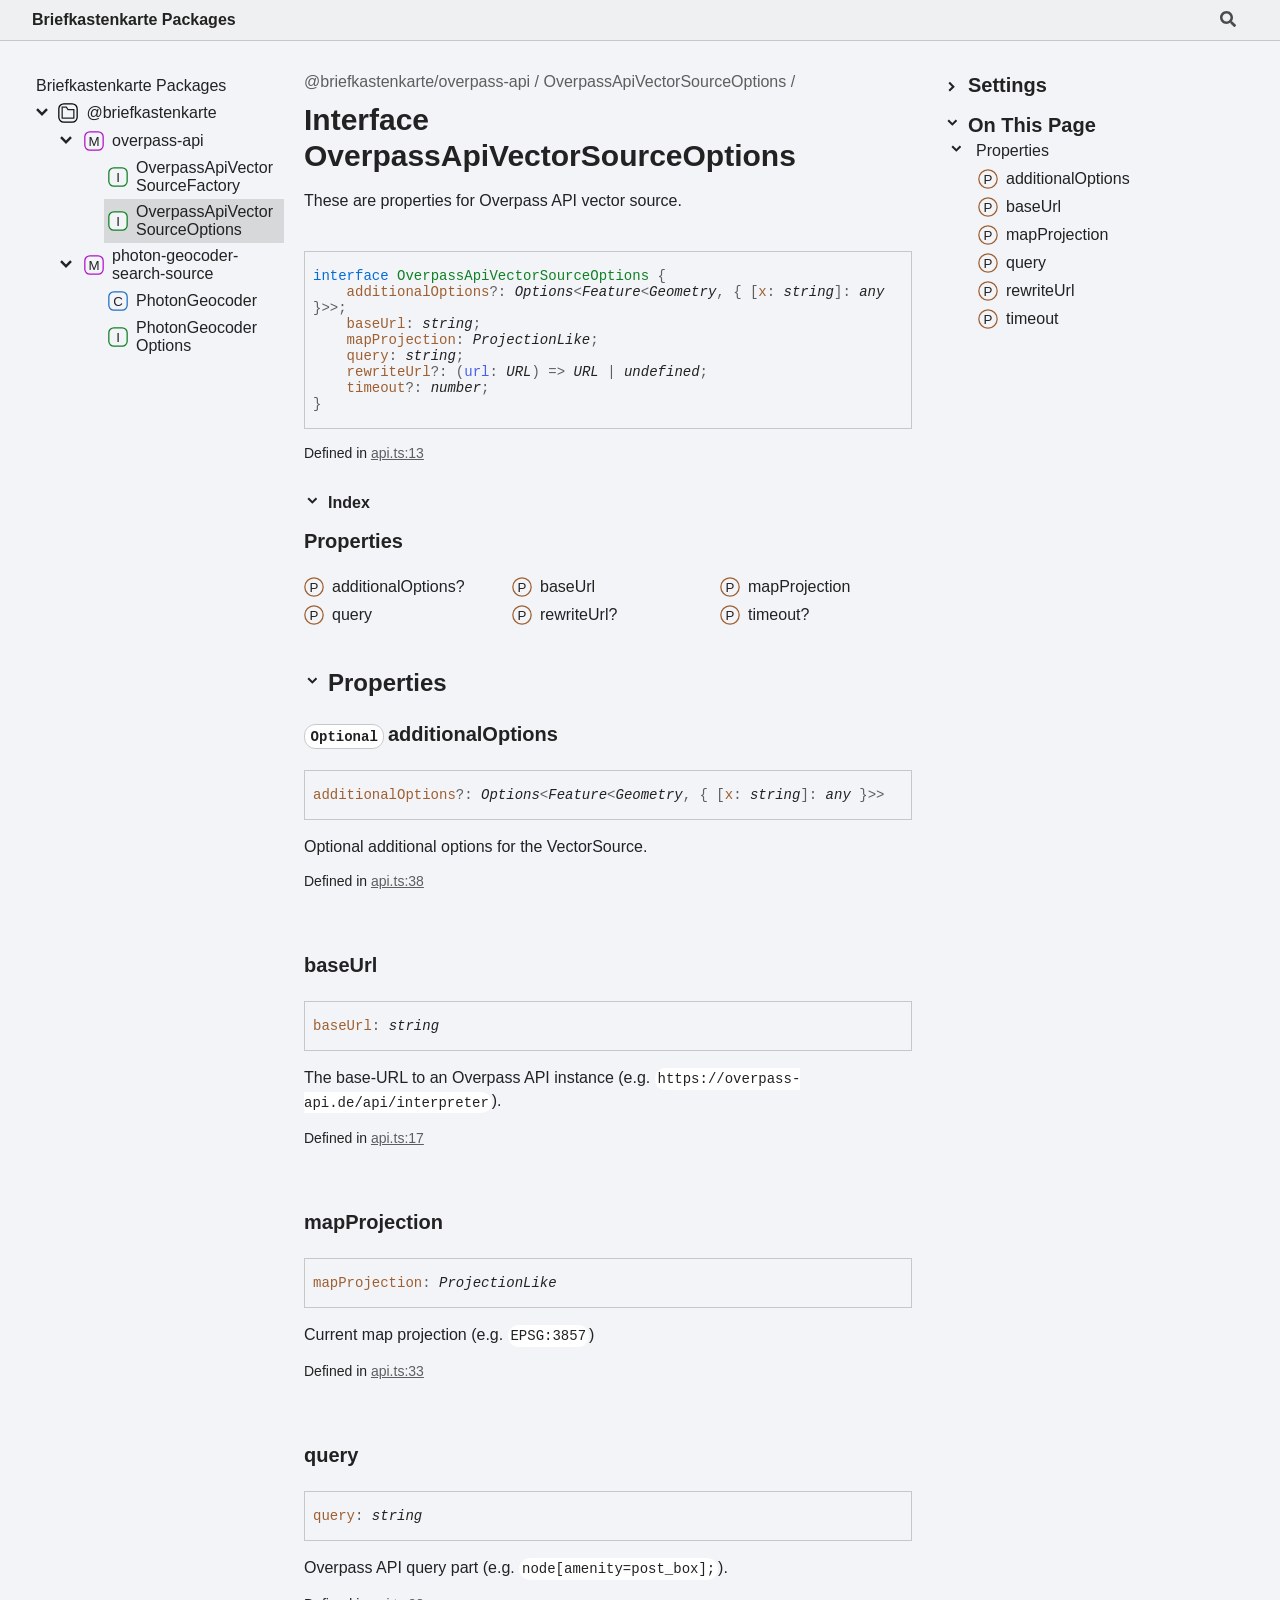
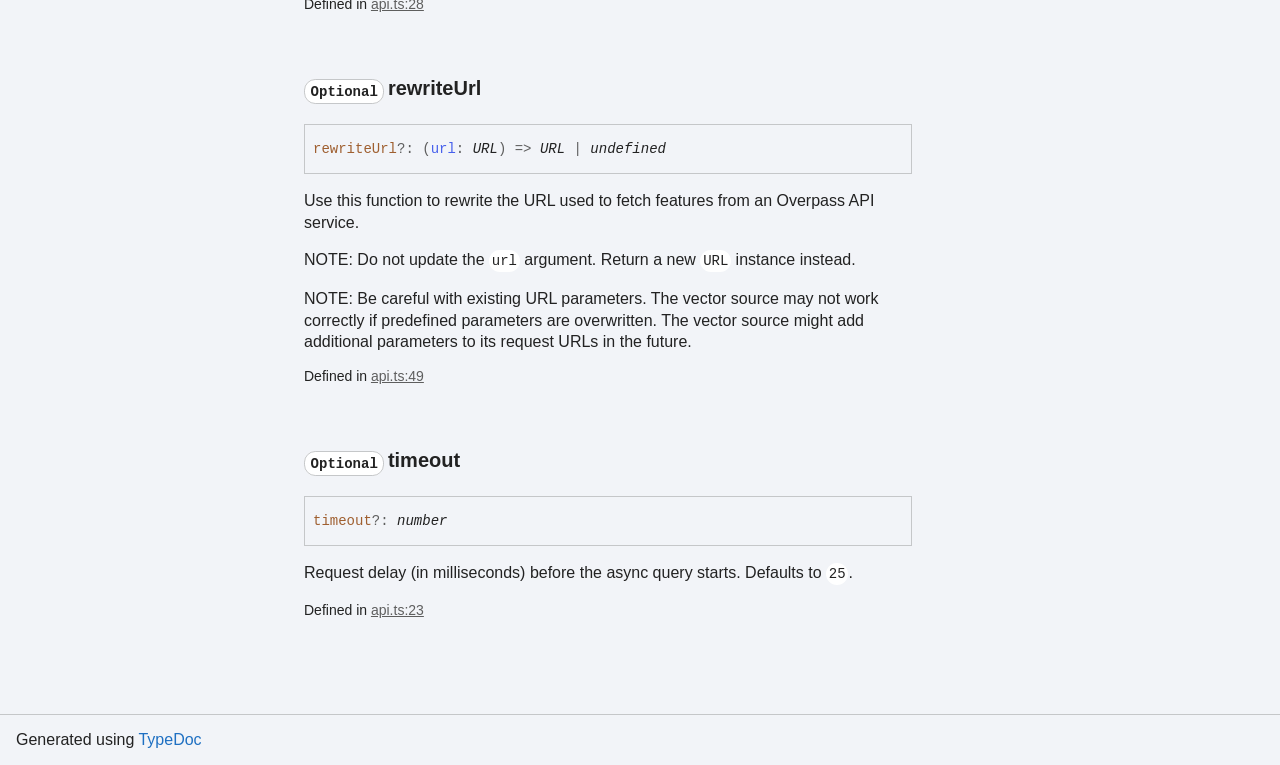
<file: briefkastenkarte/docs/interfaces/_briefkastenkarte_overpass-api.OverpassApiVectorSourceOptions.html>
<!DOCTYPE html><html class="default" lang="en" data-base="../"><head><meta charset="utf-8"/><meta http-equiv="x-ua-compatible" content="IE=edge"/><title>OverpassApiVectorSourceOptions | Briefkastenkarte Packages</title><meta name="description" content="Documentation for Briefkastenkarte Packages"/><meta name="viewport" content="width=device-width, initial-scale=1"/><link rel="stylesheet" href="../assets/style.css"/><link rel="stylesheet" href="../assets/highlight.css"/><script defer src="../assets/main.js"></script><script async src="../assets/icons.js" id="tsd-icons-script"></script><script async src="../assets/search.js" id="tsd-search-script"></script><script async src="../assets/navigation.js" id="tsd-nav-script"></script></head><body><script>document.documentElement.dataset.theme = localStorage.getItem("tsd-theme") || "os";document.body.style.display="none";setTimeout(() => window.app?app.showPage():document.body.style.removeProperty("display"),500)</script><header class="tsd-page-toolbar"><div class="tsd-toolbar-contents container"><a href="../index.html" class="title">Briefkastenkarte Packages</a><div id="tsd-toolbar-links"></div><button id="tsd-search-trigger" class="tsd-widget" aria-label="Search"><svg width="16" height="16" viewBox="0 0 16 16" fill="none" aria-hidden="true"><use href="../assets/icons.svg#icon-search"></use></svg></button><dialog id="tsd-search" aria-label="Search"><input role="combobox" id="tsd-search-input" aria-controls="tsd-search-results" aria-autocomplete="list" aria-expanded="true" autocapitalize="off" autocomplete="off" placeholder="Search the docs" maxLength="100"/><ul role="listbox" id="tsd-search-results"></ul><div id="tsd-search-status" aria-live="polite" aria-atomic="true"><div>Preparing search index...</div></div></dialog><a href="#" class="tsd-widget menu" id="tsd-toolbar-menu-trigger" data-toggle="menu" aria-label="Menu"><svg width="16" height="16" viewBox="0 0 16 16" fill="none" aria-hidden="true"><use href="../assets/icons.svg#icon-menu"></use></svg></a></div></header><div class="container container-main"><div class="col-content"><div class="tsd-page-title"><ul class="tsd-breadcrumb" aria-label="Breadcrumb"><li><a href="../modules/_briefkastenkarte_overpass-api.html">@briefkastenkarte/overpass-api</a></li><li><a href="" aria-current="page">OverpassApiVectorSourceOptions</a></li></ul><h1>Interface OverpassApiVectorSourceOptions</h1></div><section class="tsd-panel tsd-comment"><div class="tsd-comment tsd-typography"><p>These are properties for Overpass API vector source.</p>
</div></section><div class="tsd-signature"><span class="tsd-signature-keyword">interface</span> <span class="tsd-kind-interface">OverpassApiVectorSourceOptions</span> <span class="tsd-signature-symbol">{</span><br/>    <a class="tsd-kind-property" href="#additionaloptions">additionalOptions</a><span class="tsd-signature-symbol">?:</span> <span class="tsd-signature-type">Options</span><span class="tsd-signature-symbol">&lt;</span><span class="tsd-signature-type">Feature</span><span class="tsd-signature-symbol">&lt;</span><span class="tsd-signature-type">Geometry</span><span class="tsd-signature-symbol">,</span> <span class="tsd-signature-symbol">{</span> <span class="tsd-signature-symbol">[</span><span class="tsd-kind-index-signature">x</span><span class="tsd-signature-symbol">:</span> <span class="tsd-signature-type">string</span><span class="tsd-signature-symbol">]:</span> <span class="tsd-signature-type">any</span> <span class="tsd-signature-symbol">}</span><span class="tsd-signature-symbol">&gt;</span><span class="tsd-signature-symbol">&gt;</span><span class="tsd-signature-symbol">;</span><br/>    <a class="tsd-kind-property" href="#baseurl">baseUrl</a><span class="tsd-signature-symbol">:</span> <span class="tsd-signature-type">string</span><span class="tsd-signature-symbol">;</span><br/>    <a class="tsd-kind-property" href="#mapprojection">mapProjection</a><span class="tsd-signature-symbol">:</span> <span class="tsd-signature-type">ProjectionLike</span><span class="tsd-signature-symbol">;</span><br/>    <a class="tsd-kind-property" href="#query">query</a><span class="tsd-signature-symbol">:</span> <span class="tsd-signature-type">string</span><span class="tsd-signature-symbol">;</span><br/>    <a class="tsd-kind-property" href="#rewriteurl">rewriteUrl</a><span class="tsd-signature-symbol">?:</span> <span class="tsd-signature-symbol">(</span><span class="tsd-kind-parameter">url</span><span class="tsd-signature-symbol">:</span> <span class="tsd-signature-type">URL</span><span class="tsd-signature-symbol">)</span> <span class="tsd-signature-symbol">=&gt;</span> <span class="tsd-signature-type">URL</span> <span class="tsd-signature-symbol">|</span> <span class="tsd-signature-type">undefined</span><span class="tsd-signature-symbol">;</span><br/>    <a class="tsd-kind-property" href="#timeout">timeout</a><span class="tsd-signature-symbol">?:</span> <span class="tsd-signature-type">number</span><span class="tsd-signature-symbol">;</span><br/><span class="tsd-signature-symbol">}</span></div><aside class="tsd-sources"><ul><li>Defined in <a href="https://github.com/briefkastenkarte/briefkastenkarte/blob/c902da69cf8f40394f09a3f2fd4260707f0602d6/src/packages/overpass-api/api.ts#L13">api.ts:13</a></li></ul></aside><section class="tsd-panel-group tsd-index-group"><section class="tsd-panel tsd-index-panel"><details class="tsd-index-content tsd-accordion" open><summary class="tsd-accordion-summary tsd-index-summary"><svg width="20" height="20" viewBox="0 0 24 24" fill="none" aria-hidden="true"><use href="../assets/icons.svg#icon-chevronDown"></use></svg><h5 class="tsd-index-heading uppercase">Index</h5></summary><div class="tsd-accordion-details"><section class="tsd-index-section"><h3 class="tsd-index-heading">Properties</h3><div class="tsd-index-list"><a href="#additionaloptions" class="tsd-index-link"><svg class="tsd-kind-icon" viewBox="0 0 24 24" aria-label="Property"><use href="../assets/icons.svg#icon-1024"></use></svg><span>additional<wbr/>Options?</span></a>
<a href="#baseurl" class="tsd-index-link"><svg class="tsd-kind-icon" viewBox="0 0 24 24" aria-label="Property"><use href="../assets/icons.svg#icon-1024"></use></svg><span>base<wbr/>Url</span></a>
<a href="#mapprojection" class="tsd-index-link"><svg class="tsd-kind-icon" viewBox="0 0 24 24" aria-label="Property"><use href="../assets/icons.svg#icon-1024"></use></svg><span>map<wbr/>Projection</span></a>
<a href="#query" class="tsd-index-link"><svg class="tsd-kind-icon" viewBox="0 0 24 24" aria-label="Property"><use href="../assets/icons.svg#icon-1024"></use></svg><span>query</span></a>
<a href="#rewriteurl" class="tsd-index-link"><svg class="tsd-kind-icon" viewBox="0 0 24 24" aria-label="Property"><use href="../assets/icons.svg#icon-1024"></use></svg><span>rewrite<wbr/>Url?</span></a>
<a href="#timeout" class="tsd-index-link"><svg class="tsd-kind-icon" viewBox="0 0 24 24" aria-label="Property"><use href="../assets/icons.svg#icon-1024"></use></svg><span>timeout?</span></a>
</div></section></div></details></section></section><details class="tsd-panel-group tsd-member-group tsd-accordion" open><summary class="tsd-accordion-summary" data-key="section-Properties"><svg width="20" height="20" viewBox="0 0 24 24" fill="none" aria-hidden="true"><use href="../assets/icons.svg#icon-chevronDown"></use></svg><h2>Properties</h2></summary><section><section class="tsd-panel tsd-member"><h3 class="tsd-anchor-link" id="additionaloptions"><code class="tsd-tag">Optional</code><span>additional<wbr/>Options</span><a href="#additionaloptions" aria-label="Permalink" class="tsd-anchor-icon"><svg viewBox="0 0 24 24" aria-hidden="true"><use href="../assets/icons.svg#icon-anchor"></use></svg></a></h3><div class="tsd-signature"><span class="tsd-kind-property">additionalOptions</span><span class="tsd-signature-symbol">?:</span> <span class="tsd-signature-type">Options</span><span class="tsd-signature-symbol">&lt;</span><span class="tsd-signature-type">Feature</span><span class="tsd-signature-symbol">&lt;</span><span class="tsd-signature-type">Geometry</span><span class="tsd-signature-symbol">,</span> <span class="tsd-signature-symbol">{</span> <span class="tsd-signature-symbol">[</span><span class="tsd-kind-index-signature">x</span><span class="tsd-signature-symbol">:</span> <span class="tsd-signature-type">string</span><span class="tsd-signature-symbol">]:</span> <span class="tsd-signature-type">any</span> <span class="tsd-signature-symbol">}</span><span class="tsd-signature-symbol">&gt;</span><span class="tsd-signature-symbol">&gt;</span></div><div class="tsd-comment tsd-typography"><p>Optional additional options for the VectorSource.</p>
</div><aside class="tsd-sources"><ul><li>Defined in <a href="https://github.com/briefkastenkarte/briefkastenkarte/blob/c902da69cf8f40394f09a3f2fd4260707f0602d6/src/packages/overpass-api/api.ts#L38">api.ts:38</a></li></ul></aside></section><section class="tsd-panel tsd-member"><h3 class="tsd-anchor-link" id="baseurl"><span>base<wbr/>Url</span><a href="#baseurl" aria-label="Permalink" class="tsd-anchor-icon"><svg viewBox="0 0 24 24" aria-hidden="true"><use href="../assets/icons.svg#icon-anchor"></use></svg></a></h3><div class="tsd-signature"><span class="tsd-kind-property">baseUrl</span><span class="tsd-signature-symbol">:</span> <span class="tsd-signature-type">string</span></div><div class="tsd-comment tsd-typography"><p>The base-URL to an Overpass API instance (e.g. <code>https://overpass-api.de/api/interpreter</code>).</p>
</div><aside class="tsd-sources"><ul><li>Defined in <a href="https://github.com/briefkastenkarte/briefkastenkarte/blob/c902da69cf8f40394f09a3f2fd4260707f0602d6/src/packages/overpass-api/api.ts#L17">api.ts:17</a></li></ul></aside></section><section class="tsd-panel tsd-member"><h3 class="tsd-anchor-link" id="mapprojection"><span>map<wbr/>Projection</span><a href="#mapprojection" aria-label="Permalink" class="tsd-anchor-icon"><svg viewBox="0 0 24 24" aria-hidden="true"><use href="../assets/icons.svg#icon-anchor"></use></svg></a></h3><div class="tsd-signature"><span class="tsd-kind-property">mapProjection</span><span class="tsd-signature-symbol">:</span> <span class="tsd-signature-type">ProjectionLike</span></div><div class="tsd-comment tsd-typography"><p>Current map projection (e.g. <code>EPSG:3857</code>)</p>
</div><aside class="tsd-sources"><ul><li>Defined in <a href="https://github.com/briefkastenkarte/briefkastenkarte/blob/c902da69cf8f40394f09a3f2fd4260707f0602d6/src/packages/overpass-api/api.ts#L33">api.ts:33</a></li></ul></aside></section><section class="tsd-panel tsd-member"><h3 class="tsd-anchor-link" id="query"><span>query</span><a href="#query" aria-label="Permalink" class="tsd-anchor-icon"><svg viewBox="0 0 24 24" aria-hidden="true"><use href="../assets/icons.svg#icon-anchor"></use></svg></a></h3><div class="tsd-signature"><span class="tsd-kind-property">query</span><span class="tsd-signature-symbol">:</span> <span class="tsd-signature-type">string</span></div><div class="tsd-comment tsd-typography"><p>Overpass API query part (e.g. <code>node[amenity=post_box];</code>).</p>
</div><aside class="tsd-sources"><ul><li>Defined in <a href="https://github.com/briefkastenkarte/briefkastenkarte/blob/c902da69cf8f40394f09a3f2fd4260707f0602d6/src/packages/overpass-api/api.ts#L28">api.ts:28</a></li></ul></aside></section><section class="tsd-panel tsd-member"><h3 class="tsd-anchor-link" id="rewriteurl"><code class="tsd-tag">Optional</code><span>rewrite<wbr/>Url</span><a href="#rewriteurl" aria-label="Permalink" class="tsd-anchor-icon"><svg viewBox="0 0 24 24" aria-hidden="true"><use href="../assets/icons.svg#icon-anchor"></use></svg></a></h3><div class="tsd-signature"><span class="tsd-kind-property">rewriteUrl</span><span class="tsd-signature-symbol">?:</span> <span class="tsd-signature-symbol">(</span><span class="tsd-kind-parameter">url</span><span class="tsd-signature-symbol">:</span> <span class="tsd-signature-type">URL</span><span class="tsd-signature-symbol">)</span> <span class="tsd-signature-symbol">=&gt;</span> <span class="tsd-signature-type">URL</span> <span class="tsd-signature-symbol">|</span> <span class="tsd-signature-type">undefined</span></div><div class="tsd-comment tsd-typography"><p>Use this function to rewrite the URL used to fetch features from an Overpass API service.</p>
<p>NOTE: Do not update the <code>url</code> argument. Return a new <code>URL</code> instance instead.</p>
<p>NOTE: Be careful with existing URL parameters. The vector source may not work correctly if
predefined parameters are overwritten.
The vector source might add additional parameters to its request URLs in the future.</p>
</div><aside class="tsd-sources"><ul><li>Defined in <a href="https://github.com/briefkastenkarte/briefkastenkarte/blob/c902da69cf8f40394f09a3f2fd4260707f0602d6/src/packages/overpass-api/api.ts#L49">api.ts:49</a></li></ul></aside></section><section class="tsd-panel tsd-member"><h3 class="tsd-anchor-link" id="timeout"><code class="tsd-tag">Optional</code><span>timeout</span><a href="#timeout" aria-label="Permalink" class="tsd-anchor-icon"><svg viewBox="0 0 24 24" aria-hidden="true"><use href="../assets/icons.svg#icon-anchor"></use></svg></a></h3><div class="tsd-signature"><span class="tsd-kind-property">timeout</span><span class="tsd-signature-symbol">?:</span> <span class="tsd-signature-type">number</span></div><div class="tsd-comment tsd-typography"><p>Request delay (in milliseconds) before the async query starts.
Defaults to <code>25</code>.</p>
</div><aside class="tsd-sources"><ul><li>Defined in <a href="https://github.com/briefkastenkarte/briefkastenkarte/blob/c902da69cf8f40394f09a3f2fd4260707f0602d6/src/packages/overpass-api/api.ts#L23">api.ts:23</a></li></ul></aside></section></section></details></div><div class="col-sidebar"><div class="page-menu"><div class="tsd-navigation settings"><details class="tsd-accordion"><summary class="tsd-accordion-summary"><svg width="20" height="20" viewBox="0 0 24 24" fill="none" aria-hidden="true"><use href="../assets/icons.svg#icon-chevronDown"></use></svg><h3>Settings</h3></summary><div class="tsd-accordion-details"><div class="tsd-filter-visibility"><span class="settings-label">Member Visibility</span><ul id="tsd-filter-options"><li class="tsd-filter-item"><label class="tsd-filter-input"><input type="checkbox" id="tsd-filter-protected" name="protected"/><svg width="32" height="32" viewBox="0 0 32 32" aria-hidden="true"><rect class="tsd-checkbox-background" width="30" height="30" x="1" y="1" rx="6" fill="none"></rect><path class="tsd-checkbox-checkmark" d="M8.35422 16.8214L13.2143 21.75L24.6458 10.25" stroke="none" stroke-width="3.5" stroke-linejoin="round" fill="none"></path></svg><span>Protected</span></label></li><li class="tsd-filter-item"><label class="tsd-filter-input"><input type="checkbox" id="tsd-filter-inherited" name="inherited" checked/><svg width="32" height="32" viewBox="0 0 32 32" aria-hidden="true"><rect class="tsd-checkbox-background" width="30" height="30" x="1" y="1" rx="6" fill="none"></rect><path class="tsd-checkbox-checkmark" d="M8.35422 16.8214L13.2143 21.75L24.6458 10.25" stroke="none" stroke-width="3.5" stroke-linejoin="round" fill="none"></path></svg><span>Inherited</span></label></li><li class="tsd-filter-item"><label class="tsd-filter-input"><input type="checkbox" id="tsd-filter-external" name="external"/><svg width="32" height="32" viewBox="0 0 32 32" aria-hidden="true"><rect class="tsd-checkbox-background" width="30" height="30" x="1" y="1" rx="6" fill="none"></rect><path class="tsd-checkbox-checkmark" d="M8.35422 16.8214L13.2143 21.75L24.6458 10.25" stroke="none" stroke-width="3.5" stroke-linejoin="round" fill="none"></path></svg><span>External</span></label></li></ul></div><div class="tsd-theme-toggle"><label class="settings-label" for="tsd-theme">Theme</label><select id="tsd-theme"><option value="os">OS</option><option value="light">Light</option><option value="dark">Dark</option></select></div></div></details></div><details open class="tsd-accordion tsd-page-navigation"><summary class="tsd-accordion-summary"><svg width="20" height="20" viewBox="0 0 24 24" fill="none" aria-hidden="true"><use href="../assets/icons.svg#icon-chevronDown"></use></svg><h3>On This Page</h3></summary><div class="tsd-accordion-details"><details open class="tsd-accordion tsd-page-navigation-section"><summary class="tsd-accordion-summary" data-key="section-Properties"><svg width="20" height="20" viewBox="0 0 24 24" fill="none" aria-hidden="true"><use href="../assets/icons.svg#icon-chevronDown"></use></svg>Properties</summary><div><a href="#additionaloptions"><svg class="tsd-kind-icon" viewBox="0 0 24 24" aria-label="Property"><use href="../assets/icons.svg#icon-1024"></use></svg><span>additional<wbr/>Options</span></a><a href="#baseurl"><svg class="tsd-kind-icon" viewBox="0 0 24 24" aria-label="Property"><use href="../assets/icons.svg#icon-1024"></use></svg><span>base<wbr/>Url</span></a><a href="#mapprojection"><svg class="tsd-kind-icon" viewBox="0 0 24 24" aria-label="Property"><use href="../assets/icons.svg#icon-1024"></use></svg><span>map<wbr/>Projection</span></a><a href="#query"><svg class="tsd-kind-icon" viewBox="0 0 24 24" aria-label="Property"><use href="../assets/icons.svg#icon-1024"></use></svg><span>query</span></a><a href="#rewriteurl"><svg class="tsd-kind-icon" viewBox="0 0 24 24" aria-label="Property"><use href="../assets/icons.svg#icon-1024"></use></svg><span>rewrite<wbr/>Url</span></a><a href="#timeout"><svg class="tsd-kind-icon" viewBox="0 0 24 24" aria-label="Property"><use href="../assets/icons.svg#icon-1024"></use></svg><span>timeout</span></a></div></details></div></details></div><div class="site-menu"><nav class="tsd-navigation"><a href="../index.html">Briefkastenkarte Packages</a><ul class="tsd-small-nested-navigation" id="tsd-nav-container"><li>Loading...</li></ul></nav></div></div></div><footer><p class="tsd-generator">Generated using <a href="https://typedoc.org/" target="_blank">TypeDoc</a></p></footer><div class="overlay"></div></body></html>
</file>
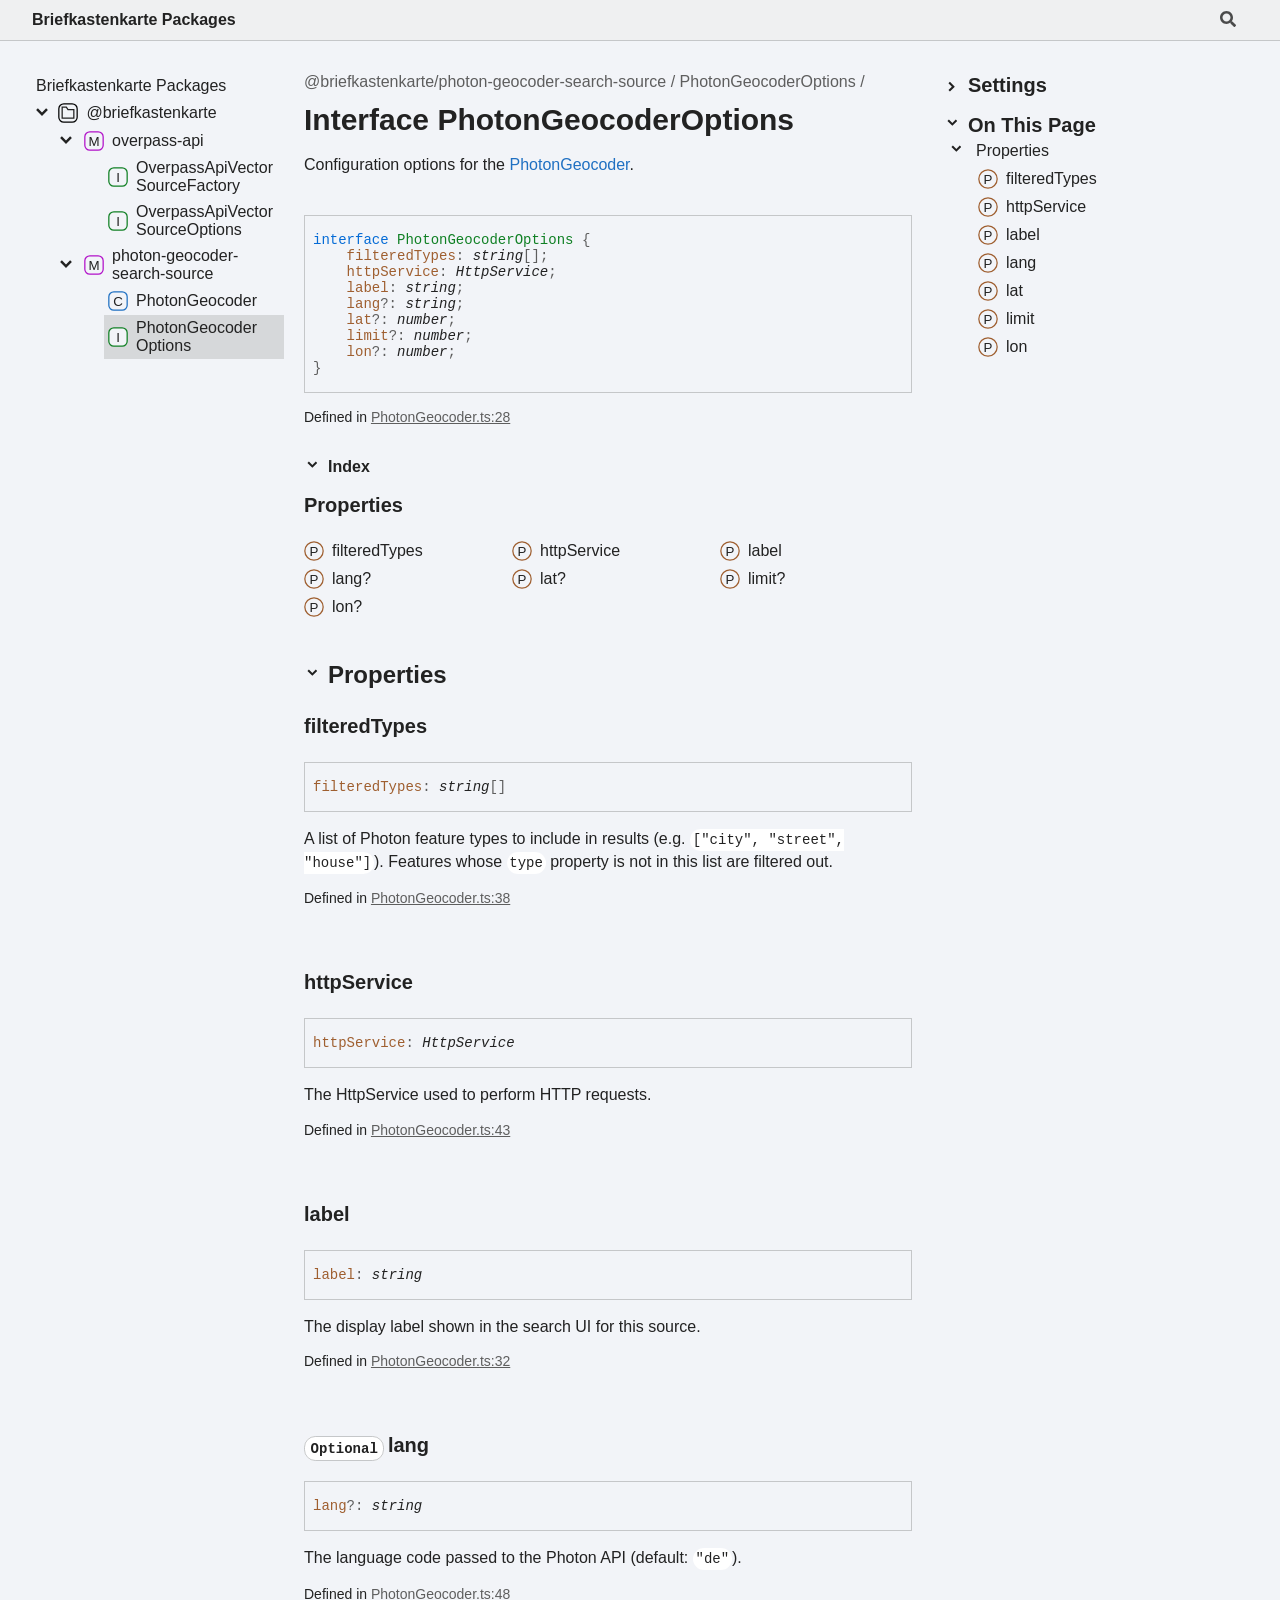
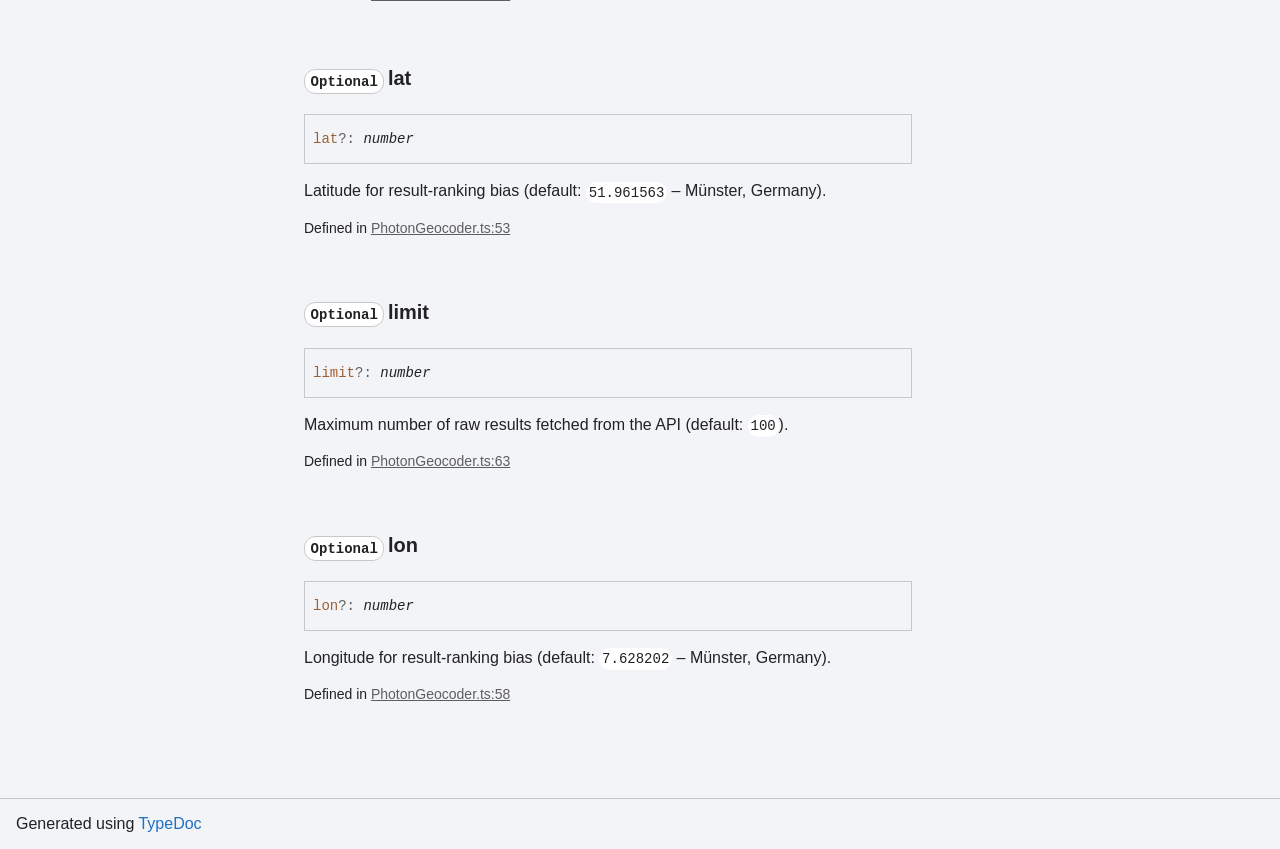
<file: briefkastenkarte/docs/interfaces/_briefkastenkarte_photon-geocoder-search-source.PhotonGeocoderOptions.html>
<!DOCTYPE html><html class="default" lang="en" data-base="../"><head><meta charset="utf-8"/><meta http-equiv="x-ua-compatible" content="IE=edge"/><title>PhotonGeocoderOptions | Briefkastenkarte Packages</title><meta name="description" content="Documentation for Briefkastenkarte Packages"/><meta name="viewport" content="width=device-width, initial-scale=1"/><link rel="stylesheet" href="../assets/style.css"/><link rel="stylesheet" href="../assets/highlight.css"/><script defer src="../assets/main.js"></script><script async src="../assets/icons.js" id="tsd-icons-script"></script><script async src="../assets/search.js" id="tsd-search-script"></script><script async src="../assets/navigation.js" id="tsd-nav-script"></script></head><body><script>document.documentElement.dataset.theme = localStorage.getItem("tsd-theme") || "os";document.body.style.display="none";setTimeout(() => window.app?app.showPage():document.body.style.removeProperty("display"),500)</script><header class="tsd-page-toolbar"><div class="tsd-toolbar-contents container"><a href="../index.html" class="title">Briefkastenkarte Packages</a><div id="tsd-toolbar-links"></div><button id="tsd-search-trigger" class="tsd-widget" aria-label="Search"><svg width="16" height="16" viewBox="0 0 16 16" fill="none" aria-hidden="true"><use href="../assets/icons.svg#icon-search"></use></svg></button><dialog id="tsd-search" aria-label="Search"><input role="combobox" id="tsd-search-input" aria-controls="tsd-search-results" aria-autocomplete="list" aria-expanded="true" autocapitalize="off" autocomplete="off" placeholder="Search the docs" maxLength="100"/><ul role="listbox" id="tsd-search-results"></ul><div id="tsd-search-status" aria-live="polite" aria-atomic="true"><div>Preparing search index...</div></div></dialog><a href="#" class="tsd-widget menu" id="tsd-toolbar-menu-trigger" data-toggle="menu" aria-label="Menu"><svg width="16" height="16" viewBox="0 0 16 16" fill="none" aria-hidden="true"><use href="../assets/icons.svg#icon-menu"></use></svg></a></div></header><div class="container container-main"><div class="col-content"><div class="tsd-page-title"><ul class="tsd-breadcrumb" aria-label="Breadcrumb"><li><a href="../modules/_briefkastenkarte_photon-geocoder-search-source.html">@briefkastenkarte/photon-geocoder-search-source</a></li><li><a href="" aria-current="page">PhotonGeocoderOptions</a></li></ul><h1>Interface PhotonGeocoderOptions</h1></div><section class="tsd-panel tsd-comment"><div class="tsd-comment tsd-typography"><p>Configuration options for the <a href="../classes/_briefkastenkarte_photon-geocoder-search-source.PhotonGeocoder.html" class="tsd-kind-class">PhotonGeocoder</a>.</p>
</div></section><div class="tsd-signature"><span class="tsd-signature-keyword">interface</span> <span class="tsd-kind-interface">PhotonGeocoderOptions</span> <span class="tsd-signature-symbol">{</span><br/>    <a class="tsd-kind-property" href="#filteredtypes">filteredTypes</a><span class="tsd-signature-symbol">:</span> <span class="tsd-signature-type">string</span><span class="tsd-signature-symbol">[]</span><span class="tsd-signature-symbol">;</span><br/>    <a class="tsd-kind-property" href="#httpservice">httpService</a><span class="tsd-signature-symbol">:</span> <span class="tsd-signature-type">HttpService</span><span class="tsd-signature-symbol">;</span><br/>    <a class="tsd-kind-property" href="#label">label</a><span class="tsd-signature-symbol">:</span> <span class="tsd-signature-type">string</span><span class="tsd-signature-symbol">;</span><br/>    <a class="tsd-kind-property" href="#lang">lang</a><span class="tsd-signature-symbol">?:</span> <span class="tsd-signature-type">string</span><span class="tsd-signature-symbol">;</span><br/>    <a class="tsd-kind-property" href="#lat">lat</a><span class="tsd-signature-symbol">?:</span> <span class="tsd-signature-type">number</span><span class="tsd-signature-symbol">;</span><br/>    <a class="tsd-kind-property" href="#limit">limit</a><span class="tsd-signature-symbol">?:</span> <span class="tsd-signature-type">number</span><span class="tsd-signature-symbol">;</span><br/>    <a class="tsd-kind-property" href="#lon">lon</a><span class="tsd-signature-symbol">?:</span> <span class="tsd-signature-type">number</span><span class="tsd-signature-symbol">;</span><br/><span class="tsd-signature-symbol">}</span></div><aside class="tsd-sources"><ul><li>Defined in <a href="https://github.com/briefkastenkarte/briefkastenkarte/blob/c902da69cf8f40394f09a3f2fd4260707f0602d6/src/packages/photon-geocoder-search-source/PhotonGeocoder.ts#L28">PhotonGeocoder.ts:28</a></li></ul></aside><section class="tsd-panel-group tsd-index-group"><section class="tsd-panel tsd-index-panel"><details class="tsd-index-content tsd-accordion" open><summary class="tsd-accordion-summary tsd-index-summary"><svg width="20" height="20" viewBox="0 0 24 24" fill="none" aria-hidden="true"><use href="../assets/icons.svg#icon-chevronDown"></use></svg><h5 class="tsd-index-heading uppercase">Index</h5></summary><div class="tsd-accordion-details"><section class="tsd-index-section"><h3 class="tsd-index-heading">Properties</h3><div class="tsd-index-list"><a href="#filteredtypes" class="tsd-index-link"><svg class="tsd-kind-icon" viewBox="0 0 24 24" aria-label="Property"><use href="../assets/icons.svg#icon-1024"></use></svg><span>filtered<wbr/>Types</span></a>
<a href="#httpservice" class="tsd-index-link"><svg class="tsd-kind-icon" viewBox="0 0 24 24" aria-label="Property"><use href="../assets/icons.svg#icon-1024"></use></svg><span>http<wbr/>Service</span></a>
<a href="#label" class="tsd-index-link"><svg class="tsd-kind-icon" viewBox="0 0 24 24" aria-label="Property"><use href="../assets/icons.svg#icon-1024"></use></svg><span>label</span></a>
<a href="#lang" class="tsd-index-link"><svg class="tsd-kind-icon" viewBox="0 0 24 24" aria-label="Property"><use href="../assets/icons.svg#icon-1024"></use></svg><span>lang?</span></a>
<a href="#lat" class="tsd-index-link"><svg class="tsd-kind-icon" viewBox="0 0 24 24" aria-label="Property"><use href="../assets/icons.svg#icon-1024"></use></svg><span>lat?</span></a>
<a href="#limit" class="tsd-index-link"><svg class="tsd-kind-icon" viewBox="0 0 24 24" aria-label="Property"><use href="../assets/icons.svg#icon-1024"></use></svg><span>limit?</span></a>
<a href="#lon" class="tsd-index-link"><svg class="tsd-kind-icon" viewBox="0 0 24 24" aria-label="Property"><use href="../assets/icons.svg#icon-1024"></use></svg><span>lon?</span></a>
</div></section></div></details></section></section><details class="tsd-panel-group tsd-member-group tsd-accordion" open><summary class="tsd-accordion-summary" data-key="section-Properties"><svg width="20" height="20" viewBox="0 0 24 24" fill="none" aria-hidden="true"><use href="../assets/icons.svg#icon-chevronDown"></use></svg><h2>Properties</h2></summary><section><section class="tsd-panel tsd-member"><h3 class="tsd-anchor-link" id="filteredtypes"><span>filtered<wbr/>Types</span><a href="#filteredtypes" aria-label="Permalink" class="tsd-anchor-icon"><svg viewBox="0 0 24 24" aria-hidden="true"><use href="../assets/icons.svg#icon-anchor"></use></svg></a></h3><div class="tsd-signature"><span class="tsd-kind-property">filteredTypes</span><span class="tsd-signature-symbol">:</span> <span class="tsd-signature-type">string</span><span class="tsd-signature-symbol">[]</span></div><div class="tsd-comment tsd-typography"><p>A list of Photon feature types to include in results (e.g. <code>[&quot;city&quot;, &quot;street&quot;, &quot;house&quot;]</code>).
Features whose <code>type</code> property is not in this list are filtered out.</p>
</div><aside class="tsd-sources"><ul><li>Defined in <a href="https://github.com/briefkastenkarte/briefkastenkarte/blob/c902da69cf8f40394f09a3f2fd4260707f0602d6/src/packages/photon-geocoder-search-source/PhotonGeocoder.ts#L38">PhotonGeocoder.ts:38</a></li></ul></aside></section><section class="tsd-panel tsd-member"><h3 class="tsd-anchor-link" id="httpservice"><span>http<wbr/>Service</span><a href="#httpservice" aria-label="Permalink" class="tsd-anchor-icon"><svg viewBox="0 0 24 24" aria-hidden="true"><use href="../assets/icons.svg#icon-anchor"></use></svg></a></h3><div class="tsd-signature"><span class="tsd-kind-property">httpService</span><span class="tsd-signature-symbol">:</span> <span class="tsd-signature-type">HttpService</span></div><div class="tsd-comment tsd-typography"><p>The HttpService used to perform HTTP requests.</p>
</div><aside class="tsd-sources"><ul><li>Defined in <a href="https://github.com/briefkastenkarte/briefkastenkarte/blob/c902da69cf8f40394f09a3f2fd4260707f0602d6/src/packages/photon-geocoder-search-source/PhotonGeocoder.ts#L43">PhotonGeocoder.ts:43</a></li></ul></aside></section><section class="tsd-panel tsd-member"><h3 class="tsd-anchor-link" id="label"><span>label</span><a href="#label" aria-label="Permalink" class="tsd-anchor-icon"><svg viewBox="0 0 24 24" aria-hidden="true"><use href="../assets/icons.svg#icon-anchor"></use></svg></a></h3><div class="tsd-signature"><span class="tsd-kind-property">label</span><span class="tsd-signature-symbol">:</span> <span class="tsd-signature-type">string</span></div><div class="tsd-comment tsd-typography"><p>The display label shown in the search UI for this source.</p>
</div><aside class="tsd-sources"><ul><li>Defined in <a href="https://github.com/briefkastenkarte/briefkastenkarte/blob/c902da69cf8f40394f09a3f2fd4260707f0602d6/src/packages/photon-geocoder-search-source/PhotonGeocoder.ts#L32">PhotonGeocoder.ts:32</a></li></ul></aside></section><section class="tsd-panel tsd-member"><h3 class="tsd-anchor-link" id="lang"><code class="tsd-tag">Optional</code><span>lang</span><a href="#lang" aria-label="Permalink" class="tsd-anchor-icon"><svg viewBox="0 0 24 24" aria-hidden="true"><use href="../assets/icons.svg#icon-anchor"></use></svg></a></h3><div class="tsd-signature"><span class="tsd-kind-property">lang</span><span class="tsd-signature-symbol">?:</span> <span class="tsd-signature-type">string</span></div><div class="tsd-comment tsd-typography"><p>The language code passed to the Photon API (default: <code>&quot;de&quot;</code>).</p>
</div><aside class="tsd-sources"><ul><li>Defined in <a href="https://github.com/briefkastenkarte/briefkastenkarte/blob/c902da69cf8f40394f09a3f2fd4260707f0602d6/src/packages/photon-geocoder-search-source/PhotonGeocoder.ts#L48">PhotonGeocoder.ts:48</a></li></ul></aside></section><section class="tsd-panel tsd-member"><h3 class="tsd-anchor-link" id="lat"><code class="tsd-tag">Optional</code><span>lat</span><a href="#lat" aria-label="Permalink" class="tsd-anchor-icon"><svg viewBox="0 0 24 24" aria-hidden="true"><use href="../assets/icons.svg#icon-anchor"></use></svg></a></h3><div class="tsd-signature"><span class="tsd-kind-property">lat</span><span class="tsd-signature-symbol">?:</span> <span class="tsd-signature-type">number</span></div><div class="tsd-comment tsd-typography"><p>Latitude for result-ranking bias (default: <code>51.961563</code> – Münster, Germany).</p>
</div><aside class="tsd-sources"><ul><li>Defined in <a href="https://github.com/briefkastenkarte/briefkastenkarte/blob/c902da69cf8f40394f09a3f2fd4260707f0602d6/src/packages/photon-geocoder-search-source/PhotonGeocoder.ts#L53">PhotonGeocoder.ts:53</a></li></ul></aside></section><section class="tsd-panel tsd-member"><h3 class="tsd-anchor-link" id="limit"><code class="tsd-tag">Optional</code><span>limit</span><a href="#limit" aria-label="Permalink" class="tsd-anchor-icon"><svg viewBox="0 0 24 24" aria-hidden="true"><use href="../assets/icons.svg#icon-anchor"></use></svg></a></h3><div class="tsd-signature"><span class="tsd-kind-property">limit</span><span class="tsd-signature-symbol">?:</span> <span class="tsd-signature-type">number</span></div><div class="tsd-comment tsd-typography"><p>Maximum number of raw results fetched from the API (default: <code>100</code>).</p>
</div><aside class="tsd-sources"><ul><li>Defined in <a href="https://github.com/briefkastenkarte/briefkastenkarte/blob/c902da69cf8f40394f09a3f2fd4260707f0602d6/src/packages/photon-geocoder-search-source/PhotonGeocoder.ts#L63">PhotonGeocoder.ts:63</a></li></ul></aside></section><section class="tsd-panel tsd-member"><h3 class="tsd-anchor-link" id="lon"><code class="tsd-tag">Optional</code><span>lon</span><a href="#lon" aria-label="Permalink" class="tsd-anchor-icon"><svg viewBox="0 0 24 24" aria-hidden="true"><use href="../assets/icons.svg#icon-anchor"></use></svg></a></h3><div class="tsd-signature"><span class="tsd-kind-property">lon</span><span class="tsd-signature-symbol">?:</span> <span class="tsd-signature-type">number</span></div><div class="tsd-comment tsd-typography"><p>Longitude for result-ranking bias (default: <code>7.628202</code> – Münster, Germany).</p>
</div><aside class="tsd-sources"><ul><li>Defined in <a href="https://github.com/briefkastenkarte/briefkastenkarte/blob/c902da69cf8f40394f09a3f2fd4260707f0602d6/src/packages/photon-geocoder-search-source/PhotonGeocoder.ts#L58">PhotonGeocoder.ts:58</a></li></ul></aside></section></section></details></div><div class="col-sidebar"><div class="page-menu"><div class="tsd-navigation settings"><details class="tsd-accordion"><summary class="tsd-accordion-summary"><svg width="20" height="20" viewBox="0 0 24 24" fill="none" aria-hidden="true"><use href="../assets/icons.svg#icon-chevronDown"></use></svg><h3>Settings</h3></summary><div class="tsd-accordion-details"><div class="tsd-filter-visibility"><span class="settings-label">Member Visibility</span><ul id="tsd-filter-options"><li class="tsd-filter-item"><label class="tsd-filter-input"><input type="checkbox" id="tsd-filter-protected" name="protected"/><svg width="32" height="32" viewBox="0 0 32 32" aria-hidden="true"><rect class="tsd-checkbox-background" width="30" height="30" x="1" y="1" rx="6" fill="none"></rect><path class="tsd-checkbox-checkmark" d="M8.35422 16.8214L13.2143 21.75L24.6458 10.25" stroke="none" stroke-width="3.5" stroke-linejoin="round" fill="none"></path></svg><span>Protected</span></label></li><li class="tsd-filter-item"><label class="tsd-filter-input"><input type="checkbox" id="tsd-filter-inherited" name="inherited" checked/><svg width="32" height="32" viewBox="0 0 32 32" aria-hidden="true"><rect class="tsd-checkbox-background" width="30" height="30" x="1" y="1" rx="6" fill="none"></rect><path class="tsd-checkbox-checkmark" d="M8.35422 16.8214L13.2143 21.75L24.6458 10.25" stroke="none" stroke-width="3.5" stroke-linejoin="round" fill="none"></path></svg><span>Inherited</span></label></li><li class="tsd-filter-item"><label class="tsd-filter-input"><input type="checkbox" id="tsd-filter-external" name="external"/><svg width="32" height="32" viewBox="0 0 32 32" aria-hidden="true"><rect class="tsd-checkbox-background" width="30" height="30" x="1" y="1" rx="6" fill="none"></rect><path class="tsd-checkbox-checkmark" d="M8.35422 16.8214L13.2143 21.75L24.6458 10.25" stroke="none" stroke-width="3.5" stroke-linejoin="round" fill="none"></path></svg><span>External</span></label></li></ul></div><div class="tsd-theme-toggle"><label class="settings-label" for="tsd-theme">Theme</label><select id="tsd-theme"><option value="os">OS</option><option value="light">Light</option><option value="dark">Dark</option></select></div></div></details></div><details open class="tsd-accordion tsd-page-navigation"><summary class="tsd-accordion-summary"><svg width="20" height="20" viewBox="0 0 24 24" fill="none" aria-hidden="true"><use href="../assets/icons.svg#icon-chevronDown"></use></svg><h3>On This Page</h3></summary><div class="tsd-accordion-details"><details open class="tsd-accordion tsd-page-navigation-section"><summary class="tsd-accordion-summary" data-key="section-Properties"><svg width="20" height="20" viewBox="0 0 24 24" fill="none" aria-hidden="true"><use href="../assets/icons.svg#icon-chevronDown"></use></svg>Properties</summary><div><a href="#filteredtypes"><svg class="tsd-kind-icon" viewBox="0 0 24 24" aria-label="Property"><use href="../assets/icons.svg#icon-1024"></use></svg><span>filtered<wbr/>Types</span></a><a href="#httpservice"><svg class="tsd-kind-icon" viewBox="0 0 24 24" aria-label="Property"><use href="../assets/icons.svg#icon-1024"></use></svg><span>http<wbr/>Service</span></a><a href="#label"><svg class="tsd-kind-icon" viewBox="0 0 24 24" aria-label="Property"><use href="../assets/icons.svg#icon-1024"></use></svg><span>label</span></a><a href="#lang"><svg class="tsd-kind-icon" viewBox="0 0 24 24" aria-label="Property"><use href="../assets/icons.svg#icon-1024"></use></svg><span>lang</span></a><a href="#lat"><svg class="tsd-kind-icon" viewBox="0 0 24 24" aria-label="Property"><use href="../assets/icons.svg#icon-1024"></use></svg><span>lat</span></a><a href="#limit"><svg class="tsd-kind-icon" viewBox="0 0 24 24" aria-label="Property"><use href="../assets/icons.svg#icon-1024"></use></svg><span>limit</span></a><a href="#lon"><svg class="tsd-kind-icon" viewBox="0 0 24 24" aria-label="Property"><use href="../assets/icons.svg#icon-1024"></use></svg><span>lon</span></a></div></details></div></details></div><div class="site-menu"><nav class="tsd-navigation"><a href="../index.html">Briefkastenkarte Packages</a><ul class="tsd-small-nested-navigation" id="tsd-nav-container"><li>Loading...</li></ul></nav></div></div></div><footer><p class="tsd-generator">Generated using <a href="https://typedoc.org/" target="_blank">TypeDoc</a></p></footer><div class="overlay"></div></body></html>
</file>
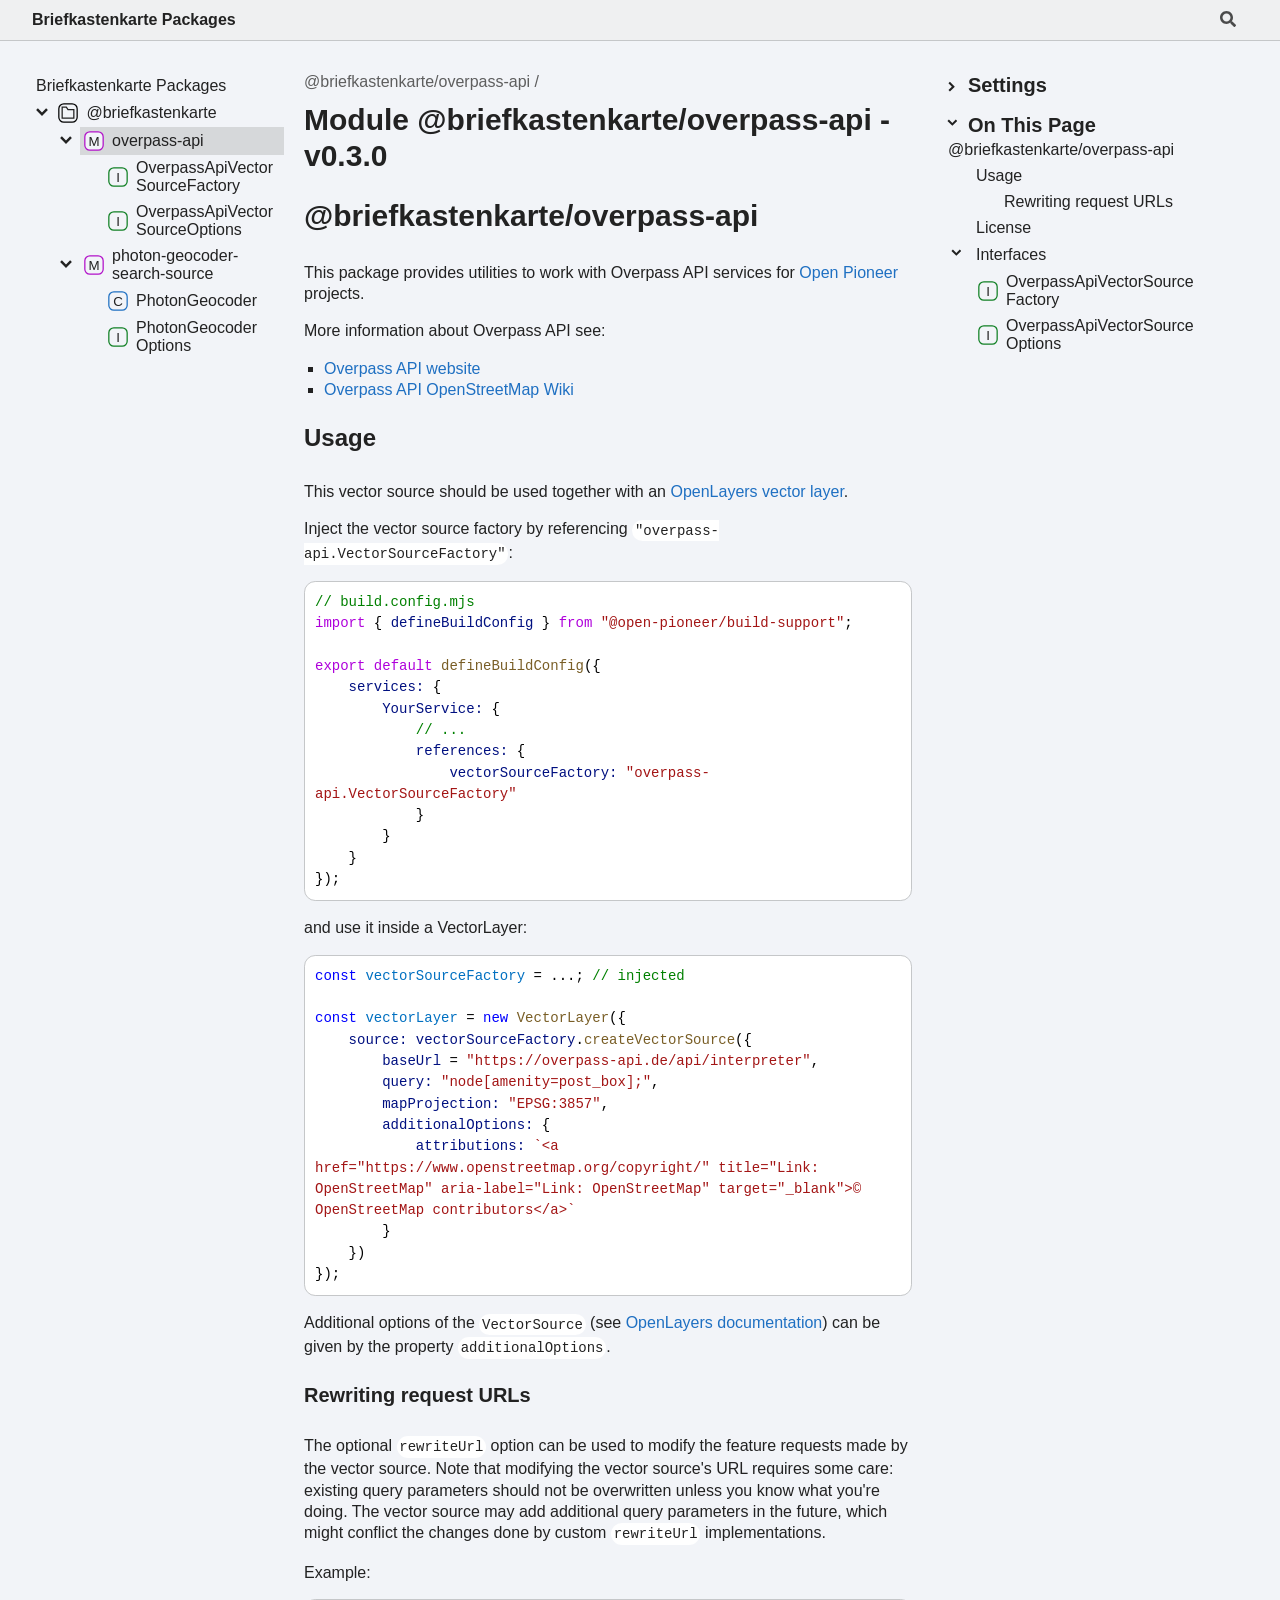
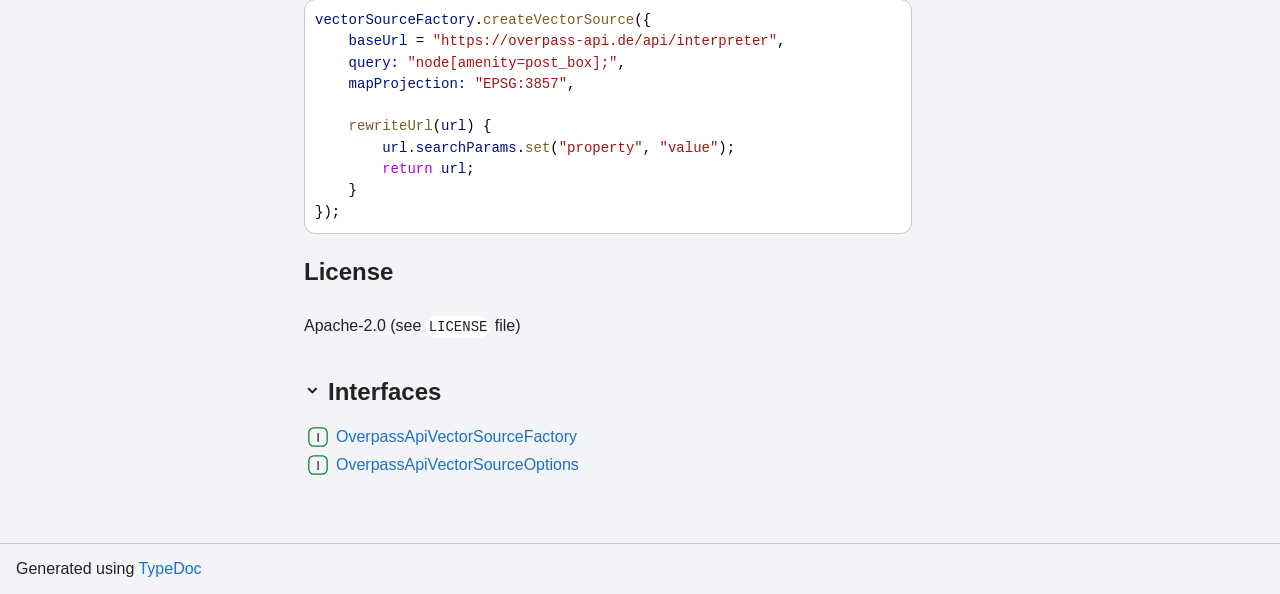
<file: briefkastenkarte/docs/modules/_briefkastenkarte_overpass-api.html>
<!DOCTYPE html><html class="default" lang="en" data-base="../"><head><meta charset="utf-8"/><meta http-equiv="x-ua-compatible" content="IE=edge"/><title>@briefkastenkarte/overpass-api - v0.3.0 | Briefkastenkarte Packages</title><meta name="description" content="Documentation for Briefkastenkarte Packages"/><meta name="viewport" content="width=device-width, initial-scale=1"/><link rel="stylesheet" href="../assets/style.css"/><link rel="stylesheet" href="../assets/highlight.css"/><script defer src="../assets/main.js"></script><script async src="../assets/icons.js" id="tsd-icons-script"></script><script async src="../assets/search.js" id="tsd-search-script"></script><script async src="../assets/navigation.js" id="tsd-nav-script"></script></head><body><script>document.documentElement.dataset.theme = localStorage.getItem("tsd-theme") || "os";document.body.style.display="none";setTimeout(() => window.app?app.showPage():document.body.style.removeProperty("display"),500)</script><header class="tsd-page-toolbar"><div class="tsd-toolbar-contents container"><a href="../index.html" class="title">Briefkastenkarte Packages</a><div id="tsd-toolbar-links"></div><button id="tsd-search-trigger" class="tsd-widget" aria-label="Search"><svg width="16" height="16" viewBox="0 0 16 16" fill="none" aria-hidden="true"><use href="../assets/icons.svg#icon-search"></use></svg></button><dialog id="tsd-search" aria-label="Search"><input role="combobox" id="tsd-search-input" aria-controls="tsd-search-results" aria-autocomplete="list" aria-expanded="true" autocapitalize="off" autocomplete="off" placeholder="Search the docs" maxLength="100"/><ul role="listbox" id="tsd-search-results"></ul><div id="tsd-search-status" aria-live="polite" aria-atomic="true"><div>Preparing search index...</div></div></dialog><a href="#" class="tsd-widget menu" id="tsd-toolbar-menu-trigger" data-toggle="menu" aria-label="Menu"><svg width="16" height="16" viewBox="0 0 16 16" fill="none" aria-hidden="true"><use href="../assets/icons.svg#icon-menu"></use></svg></a></div></header><div class="container container-main"><div class="col-content"><div class="tsd-page-title"><ul class="tsd-breadcrumb" aria-label="Breadcrumb"><li><a href="" aria-current="page">@briefkastenkarte/overpass-api</a></li></ul><h1>Module @briefkastenkarte/overpass-api - v0.3.0</h1></div><section class="tsd-panel tsd-typography"><h1 id="briefkastenkarteoverpass-api" class="tsd-anchor-link">@briefkastenkarte/overpass-api<a href="#briefkastenkarteoverpass-api" aria-label="Permalink" class="tsd-anchor-icon"><svg viewBox="0 0 24 24" aria-hidden="true"><use href="../assets/icons.svg#icon-anchor"></use></svg></a></h1>
<p>This package provides utilities to work with Overpass API services for <a href="https://github.com/open-pioneer/">Open Pioneer</a> projects.</p>
<p>More information about Overpass API see:</p>
<ul>
<li><a href="http://overpass-api.de/">Overpass API website</a></li>
<li><a href="https://wiki.openstreetmap.org/wiki/Overpass_API">Overpass API OpenStreetMap Wiki</a></li>
</ul>
<h2 id="usage" class="tsd-anchor-link">Usage<a href="#usage" aria-label="Permalink" class="tsd-anchor-icon"><svg viewBox="0 0 24 24" aria-hidden="true"><use href="../assets/icons.svg#icon-anchor"></use></svg></a></h2>
<p>This vector source should be used together with an <a href="https://openlayers.org/en/latest/apidoc/module-ol_layer_Vector-VectorLayer.html">OpenLayers vector layer</a>.</p>
<p>Inject the vector source factory by referencing <code>&quot;overpass-api.VectorSourceFactory&quot;</code>:</p>
<pre><code class="js"><span class="hl-0">// build.config.mjs</span><br/><span class="hl-1">import</span><span class="hl-2"> { </span><span class="hl-3">defineBuildConfig</span><span class="hl-2"> } </span><span class="hl-1">from</span><span class="hl-2"> </span><span class="hl-4">&quot;@open-pioneer/build-support&quot;</span><span class="hl-2">;</span><br/><br/><span class="hl-1">export</span><span class="hl-2"> </span><span class="hl-1">default</span><span class="hl-2"> </span><span class="hl-5">defineBuildConfig</span><span class="hl-2">({</span><br/><span class="hl-2">    </span><span class="hl-3">services:</span><span class="hl-2"> {</span><br/><span class="hl-2">        </span><span class="hl-3">YourService:</span><span class="hl-2"> {</span><br/><span class="hl-2">            </span><span class="hl-0">// ...</span><br/><span class="hl-2">            </span><span class="hl-3">references:</span><span class="hl-2"> {</span><br/><span class="hl-2">                </span><span class="hl-3">vectorSourceFactory:</span><span class="hl-2"> </span><span class="hl-4">&quot;overpass-api.VectorSourceFactory&quot;</span><br/><span class="hl-2">            }</span><br/><span class="hl-2">        }</span><br/><span class="hl-2">    }</span><br/><span class="hl-2">});</span>
</code><button type="button">Copy</button></pre>

<p>and use it inside a VectorLayer:</p>
<pre><code class="ts"><span class="hl-6">const</span><span class="hl-2"> </span><span class="hl-7">vectorSourceFactory</span><span class="hl-2"> = ...; </span><span class="hl-0">// injected</span><br/><br/><span class="hl-6">const</span><span class="hl-2"> </span><span class="hl-7">vectorLayer</span><span class="hl-2"> = </span><span class="hl-6">new</span><span class="hl-2"> </span><span class="hl-5">VectorLayer</span><span class="hl-2">({</span><br/><span class="hl-2">    </span><span class="hl-3">source:</span><span class="hl-2"> </span><span class="hl-3">vectorSourceFactory</span><span class="hl-2">.</span><span class="hl-5">createVectorSource</span><span class="hl-2">({</span><br/><span class="hl-2">        </span><span class="hl-3">baseUrl</span><span class="hl-2"> = </span><span class="hl-4">&quot;https://overpass-api.de/api/interpreter&quot;</span><span class="hl-2">,</span><br/><span class="hl-2">        </span><span class="hl-3">query:</span><span class="hl-2"> </span><span class="hl-4">&quot;node[amenity=post_box];&quot;</span><span class="hl-2">,</span><br/><span class="hl-2">        </span><span class="hl-3">mapProjection:</span><span class="hl-2"> </span><span class="hl-4">&quot;EPSG:3857&quot;</span><span class="hl-2">,</span><br/><span class="hl-2">        </span><span class="hl-3">additionalOptions:</span><span class="hl-2"> {</span><br/><span class="hl-2">            </span><span class="hl-3">attributions:</span><span class="hl-2"> </span><span class="hl-4">`&lt;a href=&quot;https://www.openstreetmap.org/copyright/&quot; title=&quot;Link: OpenStreetMap&quot; aria-label=&quot;Link: OpenStreetMap&quot; target=&quot;_blank&quot;&gt;© OpenStreetMap contributors&lt;/a&gt;`</span><br/><span class="hl-2">        }</span><br/><span class="hl-2">    })</span><br/><span class="hl-2">});</span>
</code><button type="button">Copy</button></pre>

<p>Additional options of the <code>VectorSource</code> (see <a href="https://openlayers.org/en/latest/apidoc/module-ol_source_Vector-VectorSource.html">OpenLayers documentation</a>) can be given by the property <code>additionalOptions</code>.</p>
<h3 id="rewriting-request-urls" class="tsd-anchor-link">Rewriting request URLs<a href="#rewriting-request-urls" aria-label="Permalink" class="tsd-anchor-icon"><svg viewBox="0 0 24 24" aria-hidden="true"><use href="../assets/icons.svg#icon-anchor"></use></svg></a></h3>
<p>The optional <code>rewriteUrl</code> option can be used to modify the feature requests made by the vector source.
Note that modifying the vector source's URL requires some care: existing query parameters should not be overwritten unless you know what you're doing.
The vector source may add additional query parameters in the future, which might conflict the changes done by custom <code>rewriteUrl</code> implementations.</p>
<p>Example:</p>
<pre><code class="ts"><span class="hl-3">vectorSourceFactory</span><span class="hl-2">.</span><span class="hl-5">createVectorSource</span><span class="hl-2">({</span><br/><span class="hl-2">    </span><span class="hl-3">baseUrl</span><span class="hl-2"> = </span><span class="hl-4">&quot;https://overpass-api.de/api/interpreter&quot;</span><span class="hl-2">,</span><br/><span class="hl-2">    </span><span class="hl-3">query:</span><span class="hl-2"> </span><span class="hl-4">&quot;node[amenity=post_box];&quot;</span><span class="hl-2">,</span><br/><span class="hl-2">    </span><span class="hl-3">mapProjection:</span><span class="hl-2"> </span><span class="hl-4">&quot;EPSG:3857&quot;</span><span class="hl-2">,</span><br/><br/><span class="hl-2">    </span><span class="hl-5">rewriteUrl</span><span class="hl-2">(</span><span class="hl-3">url</span><span class="hl-2">) {</span><br/><span class="hl-2">        </span><span class="hl-3">url</span><span class="hl-2">.</span><span class="hl-3">searchParams</span><span class="hl-2">.</span><span class="hl-5">set</span><span class="hl-2">(</span><span class="hl-4">&quot;property&quot;</span><span class="hl-2">, </span><span class="hl-4">&quot;value&quot;</span><span class="hl-2">);</span><br/><span class="hl-2">        </span><span class="hl-1">return</span><span class="hl-2"> </span><span class="hl-3">url</span><span class="hl-2">;</span><br/><span class="hl-2">    }</span><br/><span class="hl-2">});</span>
</code><button type="button">Copy</button></pre>

<h2 id="license" class="tsd-anchor-link">License<a href="#license" aria-label="Permalink" class="tsd-anchor-icon"><svg viewBox="0 0 24 24" aria-hidden="true"><use href="../assets/icons.svg#icon-anchor"></use></svg></a></h2>
<p>Apache-2.0 (see <code>LICENSE</code> file)</p>
</section><details class="tsd-panel-group tsd-member-group tsd-accordion" open><summary class="tsd-accordion-summary" data-key="section-Interfaces"><svg width="20" height="20" viewBox="0 0 24 24" fill="none" aria-hidden="true"><use href="../assets/icons.svg#icon-chevronDown"></use></svg><h2>Interfaces</h2></summary><dl class="tsd-member-summaries"><dt class="tsd-member-summary" id="overpassapivectorsourcefactory"><span class="tsd-member-summary-name"><svg class="tsd-kind-icon" viewBox="0 0 24 24" aria-label="Interface"><use href="../assets/icons.svg#icon-256"></use></svg><a href="../interfaces/_briefkastenkarte_overpass-api.OverpassApiVectorSourceFactory.html">OverpassApiVectorSourceFactory</a><a href="#overpassapivectorsourcefactory" aria-label="Permalink" class="tsd-anchor-icon"><svg viewBox="0 0 24 24" aria-hidden="true"><use href="../assets/icons.svg#icon-anchor"></use></svg></a></span></dt><dd class="tsd-member-summary"></dd><dt class="tsd-member-summary" id="overpassapivectorsourceoptions"><span class="tsd-member-summary-name"><svg class="tsd-kind-icon" viewBox="0 0 24 24" aria-label="Interface"><use href="../assets/icons.svg#icon-256"></use></svg><a href="../interfaces/_briefkastenkarte_overpass-api.OverpassApiVectorSourceOptions.html">OverpassApiVectorSourceOptions</a><a href="#overpassapivectorsourceoptions" aria-label="Permalink" class="tsd-anchor-icon"><svg viewBox="0 0 24 24" aria-hidden="true"><use href="../assets/icons.svg#icon-anchor"></use></svg></a></span></dt><dd class="tsd-member-summary"></dd></dl></details></div><div class="col-sidebar"><div class="page-menu"><div class="tsd-navigation settings"><details class="tsd-accordion"><summary class="tsd-accordion-summary"><svg width="20" height="20" viewBox="0 0 24 24" fill="none" aria-hidden="true"><use href="../assets/icons.svg#icon-chevronDown"></use></svg><h3>Settings</h3></summary><div class="tsd-accordion-details"><div class="tsd-filter-visibility"><span class="settings-label">Member Visibility</span><ul id="tsd-filter-options"><li class="tsd-filter-item"><label class="tsd-filter-input"><input type="checkbox" id="tsd-filter-protected" name="protected"/><svg width="32" height="32" viewBox="0 0 32 32" aria-hidden="true"><rect class="tsd-checkbox-background" width="30" height="30" x="1" y="1" rx="6" fill="none"></rect><path class="tsd-checkbox-checkmark" d="M8.35422 16.8214L13.2143 21.75L24.6458 10.25" stroke="none" stroke-width="3.5" stroke-linejoin="round" fill="none"></path></svg><span>Protected</span></label></li><li class="tsd-filter-item"><label class="tsd-filter-input"><input type="checkbox" id="tsd-filter-inherited" name="inherited" checked/><svg width="32" height="32" viewBox="0 0 32 32" aria-hidden="true"><rect class="tsd-checkbox-background" width="30" height="30" x="1" y="1" rx="6" fill="none"></rect><path class="tsd-checkbox-checkmark" d="M8.35422 16.8214L13.2143 21.75L24.6458 10.25" stroke="none" stroke-width="3.5" stroke-linejoin="round" fill="none"></path></svg><span>Inherited</span></label></li><li class="tsd-filter-item"><label class="tsd-filter-input"><input type="checkbox" id="tsd-filter-external" name="external"/><svg width="32" height="32" viewBox="0 0 32 32" aria-hidden="true"><rect class="tsd-checkbox-background" width="30" height="30" x="1" y="1" rx="6" fill="none"></rect><path class="tsd-checkbox-checkmark" d="M8.35422 16.8214L13.2143 21.75L24.6458 10.25" stroke="none" stroke-width="3.5" stroke-linejoin="round" fill="none"></path></svg><span>External</span></label></li></ul></div><div class="tsd-theme-toggle"><label class="settings-label" for="tsd-theme">Theme</label><select id="tsd-theme"><option value="os">OS</option><option value="light">Light</option><option value="dark">Dark</option></select></div></div></details></div><details open class="tsd-accordion tsd-page-navigation"><summary class="tsd-accordion-summary"><svg width="20" height="20" viewBox="0 0 24 24" fill="none" aria-hidden="true"><use href="../assets/icons.svg#icon-chevronDown"></use></svg><h3>On This Page</h3></summary><div class="tsd-accordion-details"><a href="#briefkastenkarteoverpass-api"><span>@briefkastenkarte/overpass-<wbr/>api</span></a><ul><li><a href="#usage"><span>Usage</span></a></li><li><ul><li><a href="#rewriting-request-urls"><span>Rewriting request <wbr/>UR<wbr/>Ls</span></a></li></ul></li><li><a href="#license"><span>License</span></a></li></ul><details open class="tsd-accordion tsd-page-navigation-section"><summary class="tsd-accordion-summary" data-key="section-Interfaces"><svg width="20" height="20" viewBox="0 0 24 24" fill="none" aria-hidden="true"><use href="../assets/icons.svg#icon-chevronDown"></use></svg>Interfaces</summary><div><a href="#overpassapivectorsourcefactory"><svg class="tsd-kind-icon" viewBox="0 0 24 24" aria-label="Interface"><use href="../assets/icons.svg#icon-256"></use></svg><span>Overpass<wbr/>Api<wbr/>Vector<wbr/>Source<wbr/>Factory</span></a><a href="#overpassapivectorsourceoptions"><svg class="tsd-kind-icon" viewBox="0 0 24 24" aria-label="Interface"><use href="../assets/icons.svg#icon-256"></use></svg><span>Overpass<wbr/>Api<wbr/>Vector<wbr/>Source<wbr/>Options</span></a></div></details></div></details></div><div class="site-menu"><nav class="tsd-navigation"><a href="../index.html">Briefkastenkarte Packages</a><ul class="tsd-small-nested-navigation" id="tsd-nav-container"><li>Loading...</li></ul></nav></div></div></div><footer><p class="tsd-generator">Generated using <a href="https://typedoc.org/" target="_blank">TypeDoc</a></p></footer><div class="overlay"></div></body></html>
</file>
<file: briefkastenkarte/docs/assets/style.css>
@layer typedoc {
    :root {
        --dim-toolbar-contents-height: 2.5rem;
        --dim-toolbar-border-bottom-width: 1px;
        --dim-header-height: calc(
            var(--dim-toolbar-border-bottom-width) +
                var(--dim-toolbar-contents-height)
        );

        /* 0rem For mobile; unit is required for calculation in `calc` */
        --dim-container-main-margin-y: 0rem;

        --dim-footer-height: 3.5rem;

        --modal-animation-duration: 0.2s;
    }

    :root {
        /* Light */
        --light-color-background: #f2f4f8;
        --light-color-background-secondary: #eff0f1;
        /* Not to be confused with [:active](https://developer.mozilla.org/en-US/docs/Web/CSS/:active) */
        --light-color-background-active: #d6d8da;
        --light-color-background-warning: #e6e600;
        --light-color-warning-text: #222;
        --light-color-accent: #c5c7c9;
        --light-color-active-menu-item: var(--light-color-background-active);
        --light-color-text: #222;
        --light-color-contrast-text: #000;
        --light-color-text-aside: #5e5e5e;

        --light-color-icon-background: var(--light-color-background);
        --light-color-icon-text: var(--light-color-text);

        --light-color-comment-tag-text: var(--light-color-text);
        --light-color-comment-tag: var(--light-color-background);

        --light-color-link: #1f70c2;
        --light-color-focus-outline: #3584e4;

        --light-color-ts-keyword: #056bd6;
        --light-color-ts-project: #b111c9;
        --light-color-ts-module: var(--light-color-ts-project);
        --light-color-ts-namespace: var(--light-color-ts-project);
        --light-color-ts-enum: #7e6f15;
        --light-color-ts-enum-member: var(--light-color-ts-enum);
        --light-color-ts-variable: #4760ec;
        --light-color-ts-function: #572be7;
        --light-color-ts-class: #1f70c2;
        --light-color-ts-interface: #108024;
        --light-color-ts-constructor: var(--light-color-ts-class);
        --light-color-ts-property: #9f5f30;
        --light-color-ts-method: #be3989;
        --light-color-ts-reference: #ff4d82;
        --light-color-ts-call-signature: var(--light-color-ts-method);
        --light-color-ts-index-signature: var(--light-color-ts-property);
        --light-color-ts-constructor-signature: var(
            --light-color-ts-constructor
        );
        --light-color-ts-parameter: var(--light-color-ts-variable);
        /* type literal not included as links will never be generated to it */
        --light-color-ts-type-parameter: #a55c0e;
        --light-color-ts-accessor: #c73c3c;
        --light-color-ts-get-signature: var(--light-color-ts-accessor);
        --light-color-ts-set-signature: var(--light-color-ts-accessor);
        --light-color-ts-type-alias: #d51270;
        /* reference not included as links will be colored with the kind that it points to */
        --light-color-document: #000000;

        --light-color-alert-note: #0969d9;
        --light-color-alert-tip: #1a7f37;
        --light-color-alert-important: #8250df;
        --light-color-alert-warning: #9a6700;
        --light-color-alert-caution: #cf222e;

        --light-external-icon: url("data:image/svg+xml;utf8,<svg xmlns='http://www.w3.org/2000/svg' viewBox='0 0 100 100' width='10' height='10'><path fill-opacity='0' stroke='%23000' stroke-width='10' d='m43,35H5v60h60V57M45,5v10l10,10-30,30 20,20 30-30 10,10h10V5z'/></svg>");
        --light-color-scheme: light;
    }

    :root {
        /* Dark */
        --dark-color-background: #2b2e33;
        --dark-color-background-secondary: #1e2024;
        /* Not to be confused with [:active](https://developer.mozilla.org/en-US/docs/Web/CSS/:active) */
        --dark-color-background-active: #5d5d6a;
        --dark-color-background-warning: #bebe00;
        --dark-color-warning-text: #222;
        --dark-color-accent: #9096a2;
        --dark-color-active-menu-item: var(--dark-color-background-active);
        --dark-color-text: #f5f5f5;
        --dark-color-contrast-text: #ffffff;
        --dark-color-text-aside: #dddddd;

        --dark-color-icon-background: var(--dark-color-background-secondary);
        --dark-color-icon-text: var(--dark-color-text);

        --dark-color-comment-tag-text: var(--dark-color-text);
        --dark-color-comment-tag: var(--dark-color-background);

        --dark-color-link: #00aff4;
        --dark-color-focus-outline: #4c97f2;

        --dark-color-ts-keyword: #3399ff;
        --dark-color-ts-project: #e358ff;
        --dark-color-ts-module: var(--dark-color-ts-project);
        --dark-color-ts-namespace: var(--dark-color-ts-project);
        --dark-color-ts-enum: #f4d93e;
        --dark-color-ts-enum-member: var(--dark-color-ts-enum);
        --dark-color-ts-variable: #798dff;
        --dark-color-ts-function: #a280ff;
        --dark-color-ts-class: #8ac4ff;
        --dark-color-ts-interface: #6cff87;
        --dark-color-ts-constructor: var(--dark-color-ts-class);
        --dark-color-ts-property: #ff984d;
        --dark-color-ts-method: #ff4db8;
        --dark-color-ts-reference: #ff4d82;
        --dark-color-ts-call-signature: var(--dark-color-ts-method);
        --dark-color-ts-index-signature: var(--dark-color-ts-property);
        --dark-color-ts-constructor-signature: var(--dark-color-ts-constructor);
        --dark-color-ts-parameter: var(--dark-color-ts-variable);
        /* type literal not included as links will never be generated to it */
        --dark-color-ts-type-parameter: #e07d13;
        --dark-color-ts-accessor: #ff6060;
        --dark-color-ts-get-signature: var(--dark-color-ts-accessor);
        --dark-color-ts-set-signature: var(--dark-color-ts-accessor);
        --dark-color-ts-type-alias: #ff6492;
        /* reference not included as links will be colored with the kind that it points to */
        --dark-color-document: #ffffff;

        --dark-color-alert-note: #0969d9;
        --dark-color-alert-tip: #1a7f37;
        --dark-color-alert-important: #8250df;
        --dark-color-alert-warning: #9a6700;
        --dark-color-alert-caution: #cf222e;

        --dark-external-icon: url("data:image/svg+xml;utf8,<svg xmlns='http://www.w3.org/2000/svg' viewBox='0 0 100 100' width='10' height='10'><path fill-opacity='0' stroke='%23fff' stroke-width='10' d='m43,35H5v60h60V57M45,5v10l10,10-30,30 20,20 30-30 10,10h10V5z'/></svg>");
        --dark-color-scheme: dark;
    }

    @media (prefers-color-scheme: light) {
        :root {
            --color-background: var(--light-color-background);
            --color-background-secondary: var(
                --light-color-background-secondary
            );
            --color-background-active: var(--light-color-background-active);
            --color-background-warning: var(--light-color-background-warning);
            --color-warning-text: var(--light-color-warning-text);
            --color-accent: var(--light-color-accent);
            --color-active-menu-item: var(--light-color-active-menu-item);
            --color-text: var(--light-color-text);
            --color-contrast-text: var(--light-color-contrast-text);
            --color-text-aside: var(--light-color-text-aside);

            --color-icon-background: var(--light-color-icon-background);
            --color-icon-text: var(--light-color-icon-text);

            --color-comment-tag-text: var(--light-color-text);
            --color-comment-tag: var(--light-color-background);

            --color-link: var(--light-color-link);
            --color-focus-outline: var(--light-color-focus-outline);

            --color-ts-keyword: var(--light-color-ts-keyword);
            --color-ts-project: var(--light-color-ts-project);
            --color-ts-module: var(--light-color-ts-module);
            --color-ts-namespace: var(--light-color-ts-namespace);
            --color-ts-enum: var(--light-color-ts-enum);
            --color-ts-enum-member: var(--light-color-ts-enum-member);
            --color-ts-variable: var(--light-color-ts-variable);
            --color-ts-function: var(--light-color-ts-function);
            --color-ts-class: var(--light-color-ts-class);
            --color-ts-interface: var(--light-color-ts-interface);
            --color-ts-constructor: var(--light-color-ts-constructor);
            --color-ts-property: var(--light-color-ts-property);
            --color-ts-method: var(--light-color-ts-method);
            --color-ts-reference: var(--light-color-ts-reference);
            --color-ts-call-signature: var(--light-color-ts-call-signature);
            --color-ts-index-signature: var(--light-color-ts-index-signature);
            --color-ts-constructor-signature: var(
                --light-color-ts-constructor-signature
            );
            --color-ts-parameter: var(--light-color-ts-parameter);
            --color-ts-type-parameter: var(--light-color-ts-type-parameter);
            --color-ts-accessor: var(--light-color-ts-accessor);
            --color-ts-get-signature: var(--light-color-ts-get-signature);
            --color-ts-set-signature: var(--light-color-ts-set-signature);
            --color-ts-type-alias: var(--light-color-ts-type-alias);
            --color-document: var(--light-color-document);

            --color-alert-note: var(--light-color-alert-note);
            --color-alert-tip: var(--light-color-alert-tip);
            --color-alert-important: var(--light-color-alert-important);
            --color-alert-warning: var(--light-color-alert-warning);
            --color-alert-caution: var(--light-color-alert-caution);

            --external-icon: var(--light-external-icon);
            --color-scheme: var(--light-color-scheme);
        }
    }

    @media (prefers-color-scheme: dark) {
        :root {
            --color-background: var(--dark-color-background);
            --color-background-secondary: var(
                --dark-color-background-secondary
            );
            --color-background-active: var(--dark-color-background-active);
            --color-background-warning: var(--dark-color-background-warning);
            --color-warning-text: var(--dark-color-warning-text);
            --color-accent: var(--dark-color-accent);
            --color-active-menu-item: var(--dark-color-active-menu-item);
            --color-text: var(--dark-color-text);
            --color-contrast-text: var(--dark-color-contrast-text);
            --color-text-aside: var(--dark-color-text-aside);

            --color-icon-background: var(--dark-color-icon-background);
            --color-icon-text: var(--dark-color-icon-text);

            --color-comment-tag-text: var(--dark-color-text);
            --color-comment-tag: var(--dark-color-background);

            --color-link: var(--dark-color-link);
            --color-focus-outline: var(--dark-color-focus-outline);

            --color-ts-keyword: var(--dark-color-ts-keyword);
            --color-ts-project: var(--dark-color-ts-project);
            --color-ts-module: var(--dark-color-ts-module);
            --color-ts-namespace: var(--dark-color-ts-namespace);
            --color-ts-enum: var(--dark-color-ts-enum);
            --color-ts-enum-member: var(--dark-color-ts-enum-member);
            --color-ts-variable: var(--dark-color-ts-variable);
            --color-ts-function: var(--dark-color-ts-function);
            --color-ts-class: var(--dark-color-ts-class);
            --color-ts-interface: var(--dark-color-ts-interface);
            --color-ts-constructor: var(--dark-color-ts-constructor);
            --color-ts-property: var(--dark-color-ts-property);
            --color-ts-method: var(--dark-color-ts-method);
            --color-ts-reference: var(--dark-color-ts-reference);
            --color-ts-call-signature: var(--dark-color-ts-call-signature);
            --color-ts-index-signature: var(--dark-color-ts-index-signature);
            --color-ts-constructor-signature: var(
                --dark-color-ts-constructor-signature
            );
            --color-ts-parameter: var(--dark-color-ts-parameter);
            --color-ts-type-parameter: var(--dark-color-ts-type-parameter);
            --color-ts-accessor: var(--dark-color-ts-accessor);
            --color-ts-get-signature: var(--dark-color-ts-get-signature);
            --color-ts-set-signature: var(--dark-color-ts-set-signature);
            --color-ts-type-alias: var(--dark-color-ts-type-alias);
            --color-document: var(--dark-color-document);

            --color-alert-note: var(--dark-color-alert-note);
            --color-alert-tip: var(--dark-color-alert-tip);
            --color-alert-important: var(--dark-color-alert-important);
            --color-alert-warning: var(--dark-color-alert-warning);
            --color-alert-caution: var(--dark-color-alert-caution);

            --external-icon: var(--dark-external-icon);
            --color-scheme: var(--dark-color-scheme);
        }
    }

    :root[data-theme="light"] {
        --color-background: var(--light-color-background);
        --color-background-secondary: var(--light-color-background-secondary);
        --color-background-active: var(--light-color-background-active);
        --color-background-warning: var(--light-color-background-warning);
        --color-warning-text: var(--light-color-warning-text);
        --color-icon-background: var(--light-color-icon-background);
        --color-accent: var(--light-color-accent);
        --color-active-menu-item: var(--light-color-active-menu-item);
        --color-text: var(--light-color-text);
        --color-contrast-text: var(--light-color-contrast-text);
        --color-text-aside: var(--light-color-text-aside);
        --color-icon-text: var(--light-color-icon-text);

        --color-comment-tag-text: var(--light-color-text);
        --color-comment-tag: var(--light-color-background);

        --color-link: var(--light-color-link);
        --color-focus-outline: var(--light-color-focus-outline);

        --color-ts-keyword: var(--light-color-ts-keyword);
        --color-ts-project: var(--light-color-ts-project);
        --color-ts-module: var(--light-color-ts-module);
        --color-ts-namespace: var(--light-color-ts-namespace);
        --color-ts-enum: var(--light-color-ts-enum);
        --color-ts-enum-member: var(--light-color-ts-enum-member);
        --color-ts-variable: var(--light-color-ts-variable);
        --color-ts-function: var(--light-color-ts-function);
        --color-ts-class: var(--light-color-ts-class);
        --color-ts-interface: var(--light-color-ts-interface);
        --color-ts-constructor: var(--light-color-ts-constructor);
        --color-ts-property: var(--light-color-ts-property);
        --color-ts-method: var(--light-color-ts-method);
        --color-ts-reference: var(--light-color-ts-reference);
        --color-ts-call-signature: var(--light-color-ts-call-signature);
        --color-ts-index-signature: var(--light-color-ts-index-signature);
        --color-ts-constructor-signature: var(
            --light-color-ts-constructor-signature
        );
        --color-ts-parameter: var(--light-color-ts-parameter);
        --color-ts-type-parameter: var(--light-color-ts-type-parameter);
        --color-ts-accessor: var(--light-color-ts-accessor);
        --color-ts-get-signature: var(--light-color-ts-get-signature);
        --color-ts-set-signature: var(--light-color-ts-set-signature);
        --color-ts-type-alias: var(--light-color-ts-type-alias);
        --color-document: var(--light-color-document);

        --color-note: var(--light-color-note);
        --color-tip: var(--light-color-tip);
        --color-important: var(--light-color-important);
        --color-warning: var(--light-color-warning);
        --color-caution: var(--light-color-caution);

        --external-icon: var(--light-external-icon);
        --color-scheme: var(--light-color-scheme);
    }

    :root[data-theme="dark"] {
        --color-background: var(--dark-color-background);
        --color-background-secondary: var(--dark-color-background-secondary);
        --color-background-active: var(--dark-color-background-active);
        --color-background-warning: var(--dark-color-background-warning);
        --color-warning-text: var(--dark-color-warning-text);
        --color-icon-background: var(--dark-color-icon-background);
        --color-accent: var(--dark-color-accent);
        --color-active-menu-item: var(--dark-color-active-menu-item);
        --color-text: var(--dark-color-text);
        --color-contrast-text: var(--dark-color-contrast-text);
        --color-text-aside: var(--dark-color-text-aside);
        --color-icon-text: var(--dark-color-icon-text);

        --color-comment-tag-text: var(--dark-color-text);
        --color-comment-tag: var(--dark-color-background);

        --color-link: var(--dark-color-link);
        --color-focus-outline: var(--dark-color-focus-outline);

        --color-ts-keyword: var(--dark-color-ts-keyword);
        --color-ts-project: var(--dark-color-ts-project);
        --color-ts-module: var(--dark-color-ts-module);
        --color-ts-namespace: var(--dark-color-ts-namespace);
        --color-ts-enum: var(--dark-color-ts-enum);
        --color-ts-enum-member: var(--dark-color-ts-enum-member);
        --color-ts-variable: var(--dark-color-ts-variable);
        --color-ts-function: var(--dark-color-ts-function);
        --color-ts-class: var(--dark-color-ts-class);
        --color-ts-interface: var(--dark-color-ts-interface);
        --color-ts-constructor: var(--dark-color-ts-constructor);
        --color-ts-property: var(--dark-color-ts-property);
        --color-ts-method: var(--dark-color-ts-method);
        --color-ts-reference: var(--dark-color-ts-reference);
        --color-ts-call-signature: var(--dark-color-ts-call-signature);
        --color-ts-index-signature: var(--dark-color-ts-index-signature);
        --color-ts-constructor-signature: var(
            --dark-color-ts-constructor-signature
        );
        --color-ts-parameter: var(--dark-color-ts-parameter);
        --color-ts-type-parameter: var(--dark-color-ts-type-parameter);
        --color-ts-accessor: var(--dark-color-ts-accessor);
        --color-ts-get-signature: var(--dark-color-ts-get-signature);
        --color-ts-set-signature: var(--dark-color-ts-set-signature);
        --color-ts-type-alias: var(--dark-color-ts-type-alias);
        --color-document: var(--dark-color-document);

        --color-note: var(--dark-color-note);
        --color-tip: var(--dark-color-tip);
        --color-important: var(--dark-color-important);
        --color-warning: var(--dark-color-warning);
        --color-caution: var(--dark-color-caution);

        --external-icon: var(--dark-external-icon);
        --color-scheme: var(--dark-color-scheme);
    }

    html {
        color-scheme: var(--color-scheme);
        @media (prefers-reduced-motion: no-preference) {
            scroll-behavior: smooth;
        }
    }

    *:focus-visible,
    .tsd-accordion-summary:focus-visible svg {
        outline: 2px solid var(--color-focus-outline);
    }

    .always-visible,
    .always-visible .tsd-signatures {
        display: inherit !important;
    }

    h1,
    h2,
    h3,
    h4,
    h5,
    h6 {
        line-height: 1.2;
    }

    h1 {
        font-size: 1.875rem;
        margin: 0.67rem 0;
    }

    h2 {
        font-size: 1.5rem;
        margin: 0.83rem 0;
    }

    h3 {
        font-size: 1.25rem;
        margin: 1rem 0;
    }

    h4 {
        font-size: 1.05rem;
        margin: 1.33rem 0;
    }

    h5 {
        font-size: 1rem;
        margin: 1.5rem 0;
    }

    h6 {
        font-size: 0.875rem;
        margin: 2.33rem 0;
    }

    dl,
    menu,
    ol,
    ul {
        margin: 1em 0;
    }

    dd {
        margin: 0 0 0 34px;
    }

    .container {
        max-width: 1700px;
        padding: 0 2rem;
    }

    /* Footer */
    footer {
        border-top: 1px solid var(--color-accent);
        padding-top: 1rem;
        padding-bottom: 1rem;
        max-height: var(--dim-footer-height);
    }
    footer > p {
        margin: 0 1em;
    }

    .container-main {
        margin: var(--dim-container-main-margin-y) auto;
        /* toolbar, footer, margin */
        min-height: calc(
            100svh - var(--dim-header-height) - var(--dim-footer-height) -
                2 * var(--dim-container-main-margin-y)
        );
    }

    @keyframes fade-in {
        from {
            opacity: 0;
        }
        to {
            opacity: 1;
        }
    }
    @keyframes fade-out {
        from {
            opacity: 1;
            visibility: visible;
        }
        to {
            opacity: 0;
        }
    }
    @keyframes pop-in-from-right {
        from {
            transform: translate(100%, 0);
        }
        to {
            transform: translate(0, 0);
        }
    }
    @keyframes pop-out-to-right {
        from {
            transform: translate(0, 0);
            visibility: visible;
        }
        to {
            transform: translate(100%, 0);
        }
    }
    body {
        background: var(--color-background);
        font-family:
            -apple-system, BlinkMacSystemFont, "Segoe UI", "Noto Sans",
            Helvetica, Arial, sans-serif, "Apple Color Emoji", "Segoe UI Emoji";
        font-size: 16px;
        color: var(--color-text);
        margin: 0;
    }

    a {
        color: var(--color-link);
        text-decoration: none;
    }
    a:hover {
        text-decoration: underline;
    }
    a.external[target="_blank"] {
        background-image: var(--external-icon);
        background-position: top 3px right;
        background-repeat: no-repeat;
        padding-right: 13px;
    }
    a.tsd-anchor-link {
        color: var(--color-text);
    }
    :target {
        scroll-margin-block: calc(var(--dim-header-height) + 0.5rem);
    }

    code,
    pre {
        font-family: Menlo, Monaco, Consolas, "Courier New", monospace;
        padding: 0.2em;
        margin: 0;
        font-size: 0.875rem;
        border-radius: 0.8em;
    }

    pre {
        position: relative;
        white-space: pre-wrap;
        word-wrap: break-word;
        padding: 10px;
        border: 1px solid var(--color-accent);
        margin-bottom: 8px;
    }
    pre code {
        padding: 0;
        font-size: 100%;
    }
    pre > button {
        position: absolute;
        top: 10px;
        right: 10px;
        opacity: 0;
        transition: opacity 0.1s;
        box-sizing: border-box;
    }
    pre:hover > button,
    pre > button.visible,
    pre > button:focus-visible {
        opacity: 1;
    }

    blockquote {
        margin: 1em 0;
        padding-left: 1em;
        border-left: 4px solid gray;
    }

    img {
        max-width: 100%;
    }

    * {
        scrollbar-width: thin;
        scrollbar-color: var(--color-accent) var(--color-icon-background);
    }

    *::-webkit-scrollbar {
        width: 0.75rem;
    }

    *::-webkit-scrollbar-track {
        background: var(--color-icon-background);
    }

    *::-webkit-scrollbar-thumb {
        background-color: var(--color-accent);
        border-radius: 999rem;
        border: 0.25rem solid var(--color-icon-background);
    }

    dialog {
        border: none;
        outline: none;
        padding: 0;
        background-color: var(--color-background);
    }
    dialog::backdrop {
        display: none;
    }
    #tsd-overlay {
        background-color: rgba(0, 0, 0, 0.5);
        position: fixed;
        z-index: 9999;
        top: 0;
        left: 0;
        right: 0;
        bottom: 0;
        animation: fade-in var(--modal-animation-duration) forwards;
    }
    #tsd-overlay.closing {
        animation-name: fade-out;
    }

    .tsd-typography {
        line-height: 1.333em;
    }
    .tsd-typography ul {
        list-style: square;
        padding: 0 0 0 20px;
        margin: 0;
    }
    .tsd-typography .tsd-index-panel h3,
    .tsd-index-panel .tsd-typography h3,
    .tsd-typography h4,
    .tsd-typography h5,
    .tsd-typography h6 {
        font-size: 1em;
    }
    .tsd-typography h5,
    .tsd-typography h6 {
        font-weight: normal;
    }
    .tsd-typography p,
    .tsd-typography ul,
    .tsd-typography ol {
        margin: 1em 0;
    }
    .tsd-typography table {
        border-collapse: collapse;
        border: none;
    }
    .tsd-typography td,
    .tsd-typography th {
        padding: 6px 13px;
        border: 1px solid var(--color-accent);
    }
    .tsd-typography thead,
    .tsd-typography tr:nth-child(even) {
        background-color: var(--color-background-secondary);
    }

    .tsd-alert {
        padding: 8px 16px;
        margin-bottom: 16px;
        border-left: 0.25em solid var(--alert-color);
    }
    .tsd-alert blockquote > :last-child,
    .tsd-alert > :last-child {
        margin-bottom: 0;
    }
    .tsd-alert-title {
        color: var(--alert-color);
        display: inline-flex;
        align-items: center;
    }
    .tsd-alert-title span {
        margin-left: 4px;
    }

    .tsd-alert-note {
        --alert-color: var(--color-alert-note);
    }
    .tsd-alert-tip {
        --alert-color: var(--color-alert-tip);
    }
    .tsd-alert-important {
        --alert-color: var(--color-alert-important);
    }
    .tsd-alert-warning {
        --alert-color: var(--color-alert-warning);
    }
    .tsd-alert-caution {
        --alert-color: var(--color-alert-caution);
    }

    .tsd-breadcrumb {
        margin: 0;
        margin-top: 1rem;
        padding: 0;
        color: var(--color-text-aside);
    }
    .tsd-breadcrumb a {
        color: var(--color-text-aside);
        text-decoration: none;
    }
    .tsd-breadcrumb a:hover {
        text-decoration: underline;
    }
    .tsd-breadcrumb li {
        display: inline;
    }
    .tsd-breadcrumb li:after {
        content: " / ";
    }

    .tsd-comment-tags {
        display: flex;
        flex-direction: column;
    }
    dl.tsd-comment-tag-group {
        display: flex;
        align-items: center;
        overflow: hidden;
        margin: 0.5em 0;
    }
    dl.tsd-comment-tag-group dt {
        display: flex;
        margin-right: 0.5em;
        font-size: 0.875em;
        font-weight: normal;
    }
    dl.tsd-comment-tag-group dd {
        margin: 0;
    }
    code.tsd-tag {
        padding: 0.25em 0.4em;
        border: 0.1em solid var(--color-accent);
        margin-right: 0.25em;
        font-size: 70%;
    }
    h1 code.tsd-tag:first-of-type {
        margin-left: 0.25em;
    }

    dl.tsd-comment-tag-group dd:before,
    dl.tsd-comment-tag-group dd:after {
        content: " ";
    }
    dl.tsd-comment-tag-group dd pre,
    dl.tsd-comment-tag-group dd:after {
        clear: both;
    }
    dl.tsd-comment-tag-group p {
        margin: 0;
    }

    .tsd-panel.tsd-comment .lead {
        font-size: 1.1em;
        line-height: 1.333em;
        margin-bottom: 2em;
    }
    .tsd-panel.tsd-comment .lead:last-child {
        margin-bottom: 0;
    }

    .tsd-filter-visibility h4 {
        font-size: 1rem;
        padding-top: 0.75rem;
        padding-bottom: 0.5rem;
        margin: 0;
    }
    .tsd-filter-item:not(:last-child) {
        margin-bottom: 0.5rem;
    }
    .tsd-filter-input {
        display: flex;
        width: -moz-fit-content;
        width: fit-content;
        align-items: center;
        -webkit-user-select: none;
        -moz-user-select: none;
        -ms-user-select: none;
        user-select: none;
        cursor: pointer;
    }
    .tsd-filter-input input[type="checkbox"] {
        cursor: pointer;
        position: absolute;
        width: 1.5em;
        height: 1.5em;
        opacity: 0;
    }
    .tsd-filter-input input[type="checkbox"]:disabled {
        pointer-events: none;
    }
    .tsd-filter-input svg {
        cursor: pointer;
        width: 1.5em;
        height: 1.5em;
        margin-right: 0.5em;
        border-radius: 0.33em;
        /* Leaving this at full opacity breaks event listeners on Firefox.
        Don't remove unless you know what you're doing. */
        opacity: 0.99;
    }
    .tsd-filter-input input[type="checkbox"]:focus-visible + svg {
        outline: 2px solid var(--color-focus-outline);
    }
    .tsd-checkbox-background {
        fill: var(--color-accent);
    }
    input[type="checkbox"]:checked ~ svg .tsd-checkbox-checkmark {
        stroke: var(--color-text);
    }
    .tsd-filter-input input:disabled ~ svg > .tsd-checkbox-background {
        fill: var(--color-background);
        stroke: var(--color-accent);
        stroke-width: 0.25rem;
    }
    .tsd-filter-input input:disabled ~ svg > .tsd-checkbox-checkmark {
        stroke: var(--color-accent);
    }

    .settings-label {
        font-weight: bold;
        text-transform: uppercase;
        display: inline-block;
    }

    .tsd-filter-visibility .settings-label {
        margin: 0.75rem 0 0.5rem 0;
    }

    .tsd-theme-toggle .settings-label {
        margin: 0.75rem 0.75rem 0 0;
    }

    .tsd-hierarchy h4 label:hover span {
        text-decoration: underline;
    }

    .tsd-hierarchy {
        list-style: square;
        margin: 0;
    }
    .tsd-hierarchy-target {
        font-weight: bold;
    }
    .tsd-hierarchy-toggle {
        color: var(--color-link);
        cursor: pointer;
    }

    .tsd-full-hierarchy:not(:last-child) {
        margin-bottom: 1em;
        padding-bottom: 1em;
        border-bottom: 1px solid var(--color-accent);
    }
    .tsd-full-hierarchy,
    .tsd-full-hierarchy ul {
        list-style: none;
        margin: 0;
        padding: 0;
    }
    .tsd-full-hierarchy ul {
        padding-left: 1.5rem;
    }
    .tsd-full-hierarchy a {
        padding: 0.25rem 0 !important;
        font-size: 1rem;
        display: inline-flex;
        align-items: center;
        color: var(--color-text);
    }
    .tsd-full-hierarchy svg[data-dropdown] {
        cursor: pointer;
    }
    .tsd-full-hierarchy svg[data-dropdown="false"] {
        transform: rotate(-90deg);
    }
    .tsd-full-hierarchy svg[data-dropdown="false"] ~ ul {
        display: none;
    }

    .tsd-panel-group.tsd-index-group {
        margin-bottom: 0;
    }
    .tsd-index-panel .tsd-index-list {
        list-style: none;
        line-height: 1.333em;
        margin: 0;
        padding: 0.25rem 0 0 0;
        overflow: hidden;
        display: grid;
        grid-template-columns: repeat(3, 1fr);
        column-gap: 1rem;
        grid-template-rows: auto;
    }
    @media (max-width: 1024px) {
        .tsd-index-panel .tsd-index-list {
            grid-template-columns: repeat(2, 1fr);
        }
    }
    @media (max-width: 768px) {
        .tsd-index-panel .tsd-index-list {
            grid-template-columns: repeat(1, 1fr);
        }
    }
    .tsd-index-panel .tsd-index-list li {
        -webkit-page-break-inside: avoid;
        -moz-page-break-inside: avoid;
        -ms-page-break-inside: avoid;
        -o-page-break-inside: avoid;
        page-break-inside: avoid;
    }

    .tsd-flag {
        display: inline-block;
        padding: 0.25em 0.4em;
        border-radius: 4px;
        color: var(--color-comment-tag-text);
        background-color: var(--color-comment-tag);
        text-indent: 0;
        font-size: 75%;
        line-height: 1;
        font-weight: normal;
    }

    .tsd-anchor {
        position: relative;
        top: -100px;
    }

    .tsd-member {
        position: relative;
    }
    .tsd-member .tsd-anchor + h3 {
        display: flex;
        align-items: center;
        margin-top: 0;
        margin-bottom: 0;
        border-bottom: none;
    }

    .tsd-navigation.settings {
        margin: 0;
        margin-bottom: 1rem;
    }
    .tsd-navigation > a,
    .tsd-navigation .tsd-accordion-summary {
        width: calc(100% - 0.25rem);
        display: flex;
        align-items: center;
    }
    .tsd-navigation a,
    .tsd-navigation summary > span,
    .tsd-page-navigation a {
        display: flex;
        width: calc(100% - 0.25rem);
        align-items: center;
        padding: 0.25rem;
        color: var(--color-text);
        text-decoration: none;
        box-sizing: border-box;
    }
    .tsd-navigation a.current,
    .tsd-page-navigation a.current {
        background: var(--color-active-menu-item);
        color: var(--color-contrast-text);
    }
    .tsd-navigation a:hover,
    .tsd-page-navigation a:hover {
        text-decoration: underline;
    }
    .tsd-navigation ul,
    .tsd-page-navigation ul {
        margin-top: 0;
        margin-bottom: 0;
        padding: 0;
        list-style: none;
    }
    .tsd-navigation li,
    .tsd-page-navigation li {
        padding: 0;
        max-width: 100%;
    }
    .tsd-navigation .tsd-nav-link {
        display: none;
    }
    .tsd-nested-navigation {
        margin-left: 3rem;
    }
    .tsd-nested-navigation > li > details {
        margin-left: -1.5rem;
    }
    .tsd-small-nested-navigation {
        margin-left: 1.5rem;
    }
    .tsd-small-nested-navigation > li > details {
        margin-left: -1.5rem;
    }

    .tsd-page-navigation-section > summary {
        padding: 0.25rem;
    }
    .tsd-page-navigation-section > summary > svg {
        margin-right: 0.25rem;
    }
    .tsd-page-navigation-section > div {
        margin-left: 30px;
    }
    .tsd-page-navigation ul {
        padding-left: 1.75rem;
    }

    #tsd-sidebar-links a {
        margin-top: 0;
        margin-bottom: 0.5rem;
        line-height: 1.25rem;
    }
    #tsd-sidebar-links a:last-of-type {
        margin-bottom: 0;
    }

    a.tsd-index-link {
        padding: 0.25rem 0 !important;
        font-size: 1rem;
        line-height: 1.25rem;
        display: inline-flex;
        align-items: center;
        color: var(--color-text);
    }
    .tsd-accordion-summary {
        list-style-type: none; /* hide marker on non-safari */
        outline: none; /* broken on safari, so just hide it */
        display: flex;
        align-items: center;
        gap: 0.25rem;
        box-sizing: border-box;
    }
    .tsd-accordion-summary::-webkit-details-marker {
        display: none; /* hide marker on safari */
    }
    .tsd-accordion-summary,
    .tsd-accordion-summary a {
        -moz-user-select: none;
        -webkit-user-select: none;
        -ms-user-select: none;
        user-select: none;

        cursor: pointer;
    }
    .tsd-accordion-summary a {
        width: calc(100% - 1.5rem);
    }
    .tsd-accordion-summary > * {
        margin-top: 0;
        margin-bottom: 0;
        padding-top: 0;
        padding-bottom: 0;
    }
    /*
     * We need to be careful to target the arrow indicating whether the accordion
     * is open, but not any other SVGs included in the details element.
     */
    .tsd-accordion:not([open]) > .tsd-accordion-summary > svg:first-child {
        transform: rotate(-90deg);
    }
    .tsd-index-content > :not(:first-child) {
        margin-top: 0.75rem;
    }
    .tsd-index-summary {
        margin-top: 1.5rem;
        margin-bottom: 0.75rem;
        display: flex;
        align-content: center;
    }

    .tsd-no-select {
        -webkit-user-select: none;
        -moz-user-select: none;
        -ms-user-select: none;
        user-select: none;
    }
    .tsd-kind-icon {
        margin-right: 0.5rem;
        width: 1.25rem;
        height: 1.25rem;
        min-width: 1.25rem;
        min-height: 1.25rem;
    }
    .tsd-signature > .tsd-kind-icon {
        margin-right: 0.8rem;
    }

    .tsd-panel {
        margin-bottom: 2.5rem;
    }
    .tsd-panel.tsd-member {
        margin-bottom: 4rem;
    }
    .tsd-panel:empty {
        display: none;
    }
    .tsd-panel > h1,
    .tsd-panel > h2,
    .tsd-panel > h3 {
        margin: 1.5rem -1.5rem 0.75rem -1.5rem;
        padding: 0 1.5rem 0.75rem 1.5rem;
    }
    .tsd-panel > h1.tsd-before-signature,
    .tsd-panel > h2.tsd-before-signature,
    .tsd-panel > h3.tsd-before-signature {
        margin-bottom: 0;
        border-bottom: none;
    }

    .tsd-panel-group {
        margin: 2rem 0;
    }
    .tsd-panel-group.tsd-index-group {
        margin: 2rem 0;
    }
    .tsd-panel-group.tsd-index-group details {
        margin: 2rem 0;
    }
    .tsd-panel-group > .tsd-accordion-summary {
        margin-bottom: 1rem;
    }

    #tsd-search[open] {
        animation: fade-in var(--modal-animation-duration) ease-out forwards;
    }
    #tsd-search[open].closing {
        animation-name: fade-out;
    }

    /* Avoid setting `display` on closed dialog */
    #tsd-search[open] {
        display: flex;
        flex-direction: column;
        padding: 1rem;
        width: 32rem;
        max-width: 90vw;
        max-height: calc(100vh - env(keyboard-inset-height, 0px) - 25vh);
        /* Anchor dialog to top */
        margin-top: 10vh;
        border-radius: 6px;
        will-change: max-height;
    }
    #tsd-search-input {
        box-sizing: border-box;
        width: 100%;
        padding: 0 0.625rem; /* 10px */
        outline: 0;
        border: 2px solid var(--color-accent);
        background-color: transparent;
        color: var(--color-text);
        border-radius: 4px;
        height: 2.5rem;
        flex: 0 0 auto;
        font-size: 0.875rem;
        transition: border-color 0.2s, background-color 0.2s;
    }
    #tsd-search-input:focus-visible {
        background-color: var(--color-background-active);
        border-color: transparent;
        color: var(--color-contrast-text);
    }
    #tsd-search-input::placeholder {
        color: inherit;
        opacity: 0.8;
    }
    #tsd-search-results {
        margin: 0;
        padding: 0;
        list-style: none;
        flex: 1 1 auto;
        display: flex;
        flex-direction: column;
        overflow-y: auto;
    }
    #tsd-search-results:not(:empty) {
        margin-top: 0.5rem;
    }
    #tsd-search-results > li {
        background-color: var(--color-background);
        line-height: 1.5;
        box-sizing: border-box;
        border-radius: 4px;
    }
    #tsd-search-results > li:nth-child(even) {
        background-color: var(--color-background-secondary);
    }
    #tsd-search-results > li:is(:hover, [aria-selected="true"]) {
        background-color: var(--color-background-active);
        color: var(--color-contrast-text);
    }
    /* It's important that this takes full size of parent `li`, to capture a click on `li` */
    #tsd-search-results > li > a {
        display: flex;
        align-items: center;
        padding: 0.5rem 0.25rem;
        box-sizing: border-box;
        width: 100%;
    }
    #tsd-search-results > li > a > .text {
        flex: 1 1 auto;
        min-width: 0;
        overflow-wrap: anywhere;
    }
    #tsd-search-results > li > a .parent {
        color: var(--color-text-aside);
    }
    #tsd-search-results > li > a mark {
        color: inherit;
        background-color: inherit;
        font-weight: bold;
    }
    #tsd-search-status {
        flex: 1;
        display: grid;
        place-content: center;
        text-align: center;
        overflow-wrap: anywhere;
    }
    #tsd-search-status:not(:empty) {
        min-height: 6rem;
    }

    .tsd-signature {
        margin: 0 0 1rem 0;
        padding: 1rem 0.5rem;
        border: 1px solid var(--color-accent);
        font-family: Menlo, Monaco, Consolas, "Courier New", monospace;
        font-size: 14px;
        overflow-x: auto;
    }

    .tsd-signature-keyword {
        color: var(--color-ts-keyword);
        font-weight: normal;
    }

    .tsd-signature-symbol {
        color: var(--color-text-aside);
        font-weight: normal;
    }

    .tsd-signature-type {
        font-style: italic;
        font-weight: normal;
    }

    .tsd-signatures {
        padding: 0;
        margin: 0 0 1em 0;
        list-style-type: none;
    }
    .tsd-signatures .tsd-signature {
        margin: 0;
        border-color: var(--color-accent);
        border-width: 1px 0;
        transition: background-color 0.1s;
    }
    .tsd-signatures .tsd-index-signature:not(:last-child) {
        margin-bottom: 1em;
    }
    .tsd-signatures .tsd-index-signature .tsd-signature {
        border-width: 1px;
    }
    .tsd-description .tsd-signatures .tsd-signature {
        border-width: 1px;
    }

    ul.tsd-parameter-list,
    ul.tsd-type-parameter-list {
        list-style: square;
        margin: 0;
        padding-left: 20px;
    }
    ul.tsd-parameter-list > li.tsd-parameter-signature,
    ul.tsd-type-parameter-list > li.tsd-parameter-signature {
        list-style: none;
        margin-left: -20px;
    }
    ul.tsd-parameter-list h5,
    ul.tsd-type-parameter-list h5 {
        font-size: 16px;
        margin: 1em 0 0.5em 0;
    }
    .tsd-sources {
        margin-top: 1rem;
        font-size: 0.875em;
    }
    .tsd-sources a {
        color: var(--color-text-aside);
        text-decoration: underline;
    }
    .tsd-sources ul {
        list-style: none;
        padding: 0;
    }

    .tsd-page-toolbar {
        position: sticky;
        z-index: 1;
        top: 0;
        left: 0;
        width: 100%;
        color: var(--color-text);
        background: var(--color-background-secondary);
        border-bottom: var(--dim-toolbar-border-bottom-width)
            var(--color-accent) solid;
        transition: transform 0.3s ease-in-out;
    }
    .tsd-page-toolbar a {
        color: var(--color-text);
    }
    .tsd-toolbar-contents {
        display: flex;
        align-items: center;
        height: var(--dim-toolbar-contents-height);
        margin: 0 auto;
    }
    .tsd-toolbar-contents > .title {
        font-weight: bold;
        margin-right: auto;
    }
    #tsd-toolbar-links {
        display: flex;
        align-items: center;
        gap: 1.5rem;
        margin-right: 1rem;
    }

    .tsd-widget {
        box-sizing: border-box;
        display: inline-block;
        opacity: 0.8;
        height: 2.5rem;
        width: 2.5rem;
        transition: opacity 0.1s, background-color 0.1s;
        text-align: center;
        cursor: pointer;
        border: none;
        background-color: transparent;
    }
    .tsd-widget:hover {
        opacity: 0.9;
    }
    .tsd-widget:active {
        opacity: 1;
        background-color: var(--color-accent);
    }
    #tsd-toolbar-menu-trigger {
        display: none;
    }

    .tsd-member-summary-name {
        display: inline-flex;
        align-items: center;
        padding: 0.25rem;
        text-decoration: none;
    }

    .tsd-anchor-icon {
        display: inline-flex;
        align-items: center;
        margin-left: 0.5rem;
        color: var(--color-text);
        vertical-align: middle;
    }

    .tsd-anchor-icon svg {
        width: 1em;
        height: 1em;
        visibility: hidden;
    }

    .tsd-member-summary-name:hover > .tsd-anchor-icon svg,
    .tsd-anchor-link:hover > .tsd-anchor-icon svg,
    .tsd-anchor-icon:focus-visible svg {
        visibility: visible;
    }

    .deprecated {
        text-decoration: line-through !important;
    }

    .warning {
        padding: 1rem;
        color: var(--color-warning-text);
        background: var(--color-background-warning);
    }

    .tsd-kind-project {
        color: var(--color-ts-project);
    }
    .tsd-kind-module {
        color: var(--color-ts-module);
    }
    .tsd-kind-namespace {
        color: var(--color-ts-namespace);
    }
    .tsd-kind-enum {
        color: var(--color-ts-enum);
    }
    .tsd-kind-enum-member {
        color: var(--color-ts-enum-member);
    }
    .tsd-kind-variable {
        color: var(--color-ts-variable);
    }
    .tsd-kind-function {
        color: var(--color-ts-function);
    }
    .tsd-kind-class {
        color: var(--color-ts-class);
    }
    .tsd-kind-interface {
        color: var(--color-ts-interface);
    }
    .tsd-kind-constructor {
        color: var(--color-ts-constructor);
    }
    .tsd-kind-property {
        color: var(--color-ts-property);
    }
    .tsd-kind-method {
        color: var(--color-ts-method);
    }
    .tsd-kind-reference {
        color: var(--color-ts-reference);
    }
    .tsd-kind-call-signature {
        color: var(--color-ts-call-signature);
    }
    .tsd-kind-index-signature {
        color: var(--color-ts-index-signature);
    }
    .tsd-kind-constructor-signature {
        color: var(--color-ts-constructor-signature);
    }
    .tsd-kind-parameter {
        color: var(--color-ts-parameter);
    }
    .tsd-kind-type-parameter {
        color: var(--color-ts-type-parameter);
    }
    .tsd-kind-accessor {
        color: var(--color-ts-accessor);
    }
    .tsd-kind-get-signature {
        color: var(--color-ts-get-signature);
    }
    .tsd-kind-set-signature {
        color: var(--color-ts-set-signature);
    }
    .tsd-kind-type-alias {
        color: var(--color-ts-type-alias);
    }

    /* if we have a kind icon, don't color the text by kind */
    .tsd-kind-icon ~ span {
        color: var(--color-text);
    }

    /* mobile */
    @media (max-width: 769px) {
        #tsd-toolbar-menu-trigger {
            display: inline-block;
            /* temporary fix to vertically align, for compatibility */
            line-height: 2.5;
        }
        #tsd-toolbar-links {
            display: none;
        }

        .container-main {
            display: flex;
        }
        .col-content {
            float: none;
            max-width: 100%;
            width: 100%;
        }
        .col-sidebar {
            position: fixed !important;
            overflow-y: auto;
            -webkit-overflow-scrolling: touch;
            z-index: 1024;
            top: 0 !important;
            bottom: 0 !important;
            left: auto !important;
            right: 0 !important;
            padding: 1.5rem 1.5rem 0 0;
            width: 75vw;
            visibility: hidden;
            background-color: var(--color-background);
            transform: translate(100%, 0);
        }
        .col-sidebar > *:last-child {
            padding-bottom: 20px;
        }
        .overlay {
            content: "";
            display: block;
            position: fixed;
            z-index: 1023;
            top: 0;
            left: 0;
            right: 0;
            bottom: 0;
            background-color: rgba(0, 0, 0, 0.75);
            visibility: hidden;
        }

        .to-has-menu .overlay {
            animation: fade-in 0.4s;
        }

        .to-has-menu .col-sidebar {
            animation: pop-in-from-right 0.4s;
        }

        .from-has-menu .overlay {
            animation: fade-out 0.4s;
        }

        .from-has-menu .col-sidebar {
            animation: pop-out-to-right 0.4s;
        }

        .has-menu body {
            overflow: hidden;
        }
        .has-menu .overlay {
            visibility: visible;
        }
        .has-menu .col-sidebar {
            visibility: visible;
            transform: translate(0, 0);
            display: flex;
            flex-direction: column;
            gap: 1.5rem;
            max-height: 100vh;
            padding: 1rem 2rem;
        }
        .has-menu .tsd-navigation {
            max-height: 100%;
        }
        .tsd-navigation .tsd-nav-link {
            display: flex;
        }
    }

    /* one sidebar */
    @media (min-width: 770px) {
        .container-main {
            display: grid;
            grid-template-columns: minmax(0, 1fr) minmax(0, 2fr);
            grid-template-areas: "sidebar content";
            --dim-container-main-margin-y: 2rem;
        }

        .tsd-breadcrumb {
            margin-top: 0;
        }

        .col-sidebar {
            grid-area: sidebar;
        }
        .col-content {
            grid-area: content;
            padding: 0 1rem;
        }
    }
    @media (min-width: 770px) and (max-width: 1399px) {
        .col-sidebar {
            max-height: calc(
                100vh - var(--dim-header-height) - var(--dim-footer-height) -
                    2 * var(--dim-container-main-margin-y)
            );
            overflow: auto;
            position: sticky;
            top: calc(
                var(--dim-header-height) + var(--dim-container-main-margin-y)
            );
        }
        .site-menu {
            margin-top: 1rem;
        }
    }

    /* two sidebars */
    @media (min-width: 1200px) {
        .container-main {
            grid-template-columns:
                minmax(0, 1fr) minmax(0, 2.5fr) minmax(
                    0,
                    20rem
                );
            grid-template-areas: "sidebar content toc";
        }

        .col-sidebar {
            display: contents;
        }

        .page-menu {
            grid-area: toc;
            padding-left: 1rem;
        }
        .site-menu {
            grid-area: sidebar;
        }

        .site-menu {
            margin-top: 0rem;
        }

        .page-menu,
        .site-menu {
            max-height: calc(
                100vh - var(--dim-header-height) - var(--dim-footer-height) -
                    2 * var(--dim-container-main-margin-y)
            );
            overflow: auto;
            position: sticky;
            top: calc(
                var(--dim-header-height) + var(--dim-container-main-margin-y)
            );
        }
    }
}
</file>
<file: briefkastenkarte/docs/assets/highlight.css>
:root {
    --light-hl-0: #008000;
    --dark-hl-0: #6A9955;
    --light-hl-1: #AF00DB;
    --dark-hl-1: #C586C0;
    --light-hl-2: #000000;
    --dark-hl-2: #D4D4D4;
    --light-hl-3: #001080;
    --dark-hl-3: #9CDCFE;
    --light-hl-4: #A31515;
    --dark-hl-4: #CE9178;
    --light-hl-5: #795E26;
    --dark-hl-5: #DCDCAA;
    --light-hl-6: #0000FF;
    --dark-hl-6: #569CD6;
    --light-hl-7: #0070C1;
    --dark-hl-7: #4FC1FF;
    --light-hl-8: #098658;
    --dark-hl-8: #B5CEA8;
    --light-hl-9: #800000;
    --dark-hl-9: #808080;
    --light-hl-10: #267F99;
    --dark-hl-10: #4EC9B0;
    --light-hl-11: #E50000;
    --dark-hl-11: #9CDCFE;
    --light-hl-12: #000000FF;
    --dark-hl-12: #D4D4D4;
    --light-code-background: #FFFFFF;
    --dark-code-background: #1E1E1E;
}

@media (prefers-color-scheme: light) { :root {
    --hl-0: var(--light-hl-0);
    --hl-1: var(--light-hl-1);
    --hl-2: var(--light-hl-2);
    --hl-3: var(--light-hl-3);
    --hl-4: var(--light-hl-4);
    --hl-5: var(--light-hl-5);
    --hl-6: var(--light-hl-6);
    --hl-7: var(--light-hl-7);
    --hl-8: var(--light-hl-8);
    --hl-9: var(--light-hl-9);
    --hl-10: var(--light-hl-10);
    --hl-11: var(--light-hl-11);
    --hl-12: var(--light-hl-12);
    --code-background: var(--light-code-background);
} }

@media (prefers-color-scheme: dark) { :root {
    --hl-0: var(--dark-hl-0);
    --hl-1: var(--dark-hl-1);
    --hl-2: var(--dark-hl-2);
    --hl-3: var(--dark-hl-3);
    --hl-4: var(--dark-hl-4);
    --hl-5: var(--dark-hl-5);
    --hl-6: var(--dark-hl-6);
    --hl-7: var(--dark-hl-7);
    --hl-8: var(--dark-hl-8);
    --hl-9: var(--dark-hl-9);
    --hl-10: var(--dark-hl-10);
    --hl-11: var(--dark-hl-11);
    --hl-12: var(--dark-hl-12);
    --code-background: var(--dark-code-background);
} }

:root[data-theme='light'] {
    --hl-0: var(--light-hl-0);
    --hl-1: var(--light-hl-1);
    --hl-2: var(--light-hl-2);
    --hl-3: var(--light-hl-3);
    --hl-4: var(--light-hl-4);
    --hl-5: var(--light-hl-5);
    --hl-6: var(--light-hl-6);
    --hl-7: var(--light-hl-7);
    --hl-8: var(--light-hl-8);
    --hl-9: var(--light-hl-9);
    --hl-10: var(--light-hl-10);
    --hl-11: var(--light-hl-11);
    --hl-12: var(--light-hl-12);
    --code-background: var(--light-code-background);
}

:root[data-theme='dark'] {
    --hl-0: var(--dark-hl-0);
    --hl-1: var(--dark-hl-1);
    --hl-2: var(--dark-hl-2);
    --hl-3: var(--dark-hl-3);
    --hl-4: var(--dark-hl-4);
    --hl-5: var(--dark-hl-5);
    --hl-6: var(--dark-hl-6);
    --hl-7: var(--dark-hl-7);
    --hl-8: var(--dark-hl-8);
    --hl-9: var(--dark-hl-9);
    --hl-10: var(--dark-hl-10);
    --hl-11: var(--dark-hl-11);
    --hl-12: var(--dark-hl-12);
    --code-background: var(--dark-code-background);
}

.hl-0 { color: var(--hl-0); }
.hl-1 { color: var(--hl-1); }
.hl-2 { color: var(--hl-2); }
.hl-3 { color: var(--hl-3); }
.hl-4 { color: var(--hl-4); }
.hl-5 { color: var(--hl-5); }
.hl-6 { color: var(--hl-6); }
.hl-7 { color: var(--hl-7); }
.hl-8 { color: var(--hl-8); }
.hl-9 { color: var(--hl-9); }
.hl-10 { color: var(--hl-10); }
.hl-11 { color: var(--hl-11); }
.hl-12 { color: var(--hl-12); }
pre, code { background: var(--code-background); }
</file>
